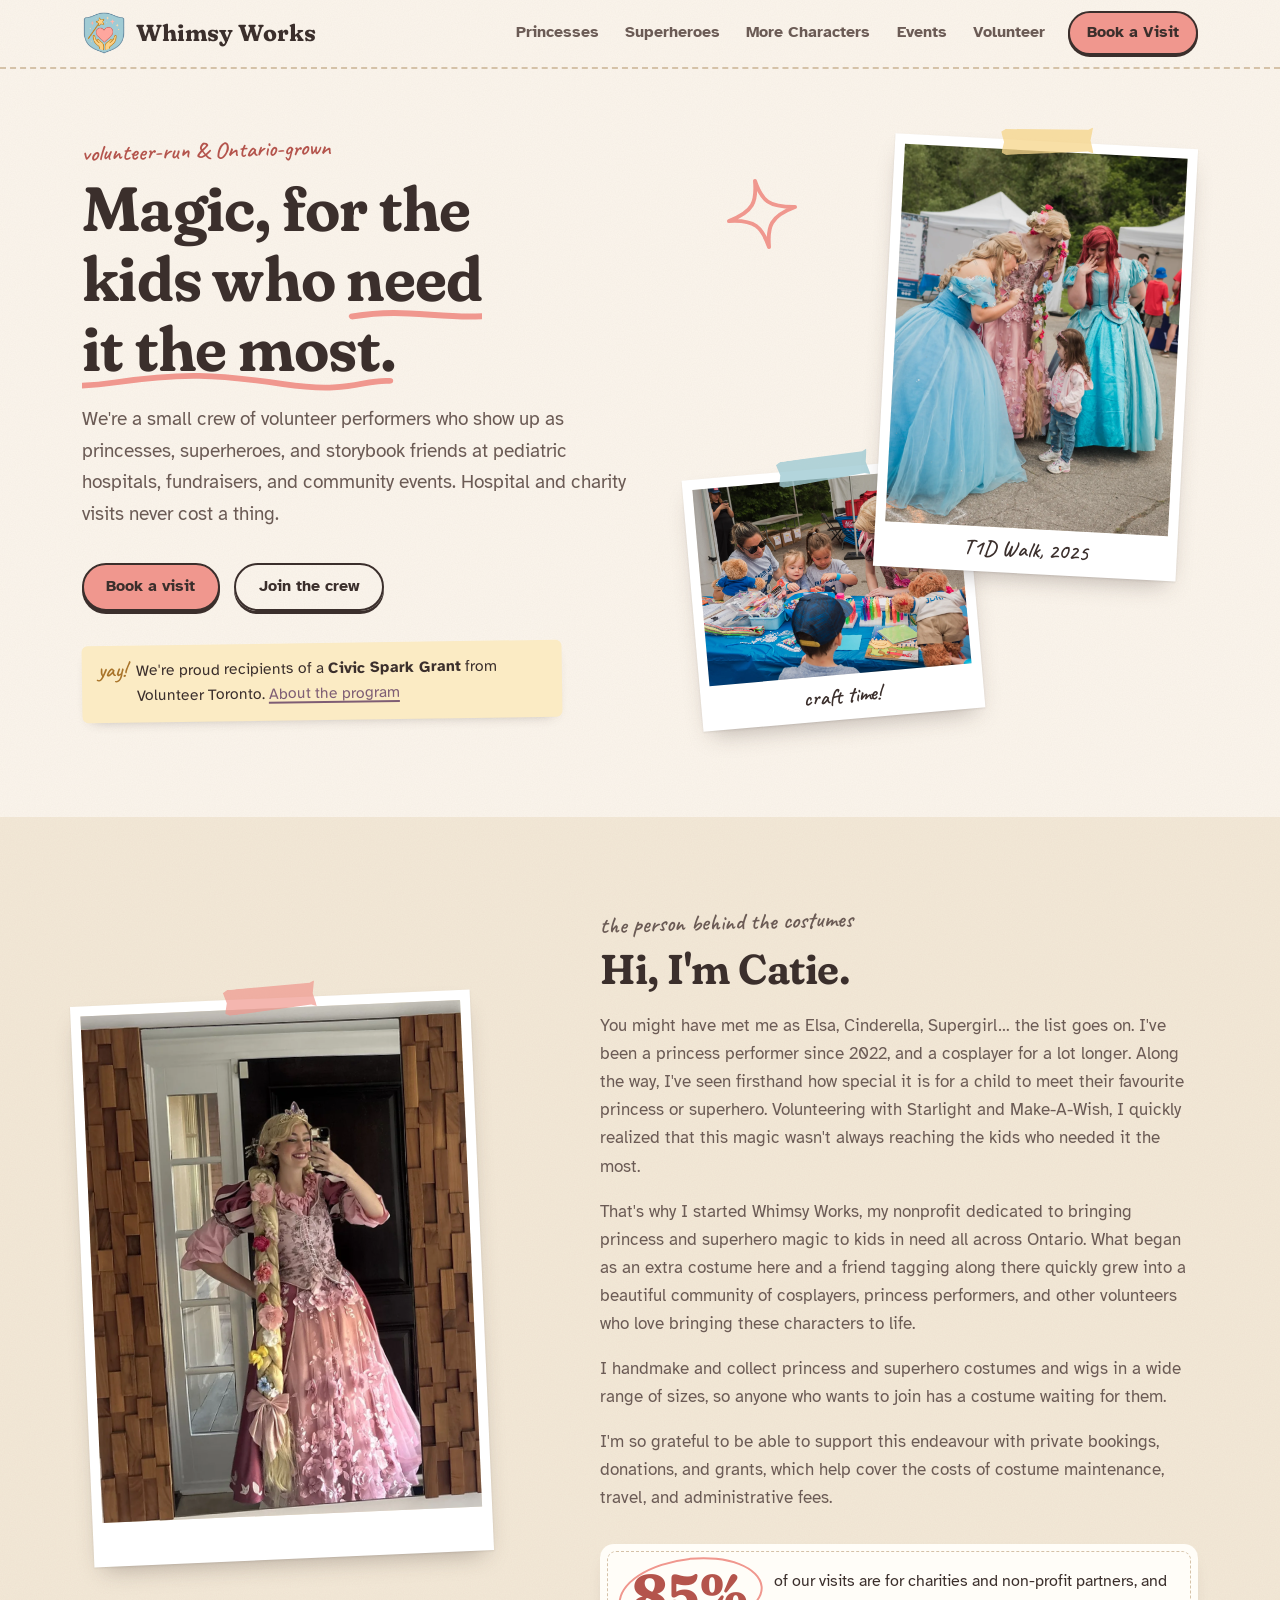
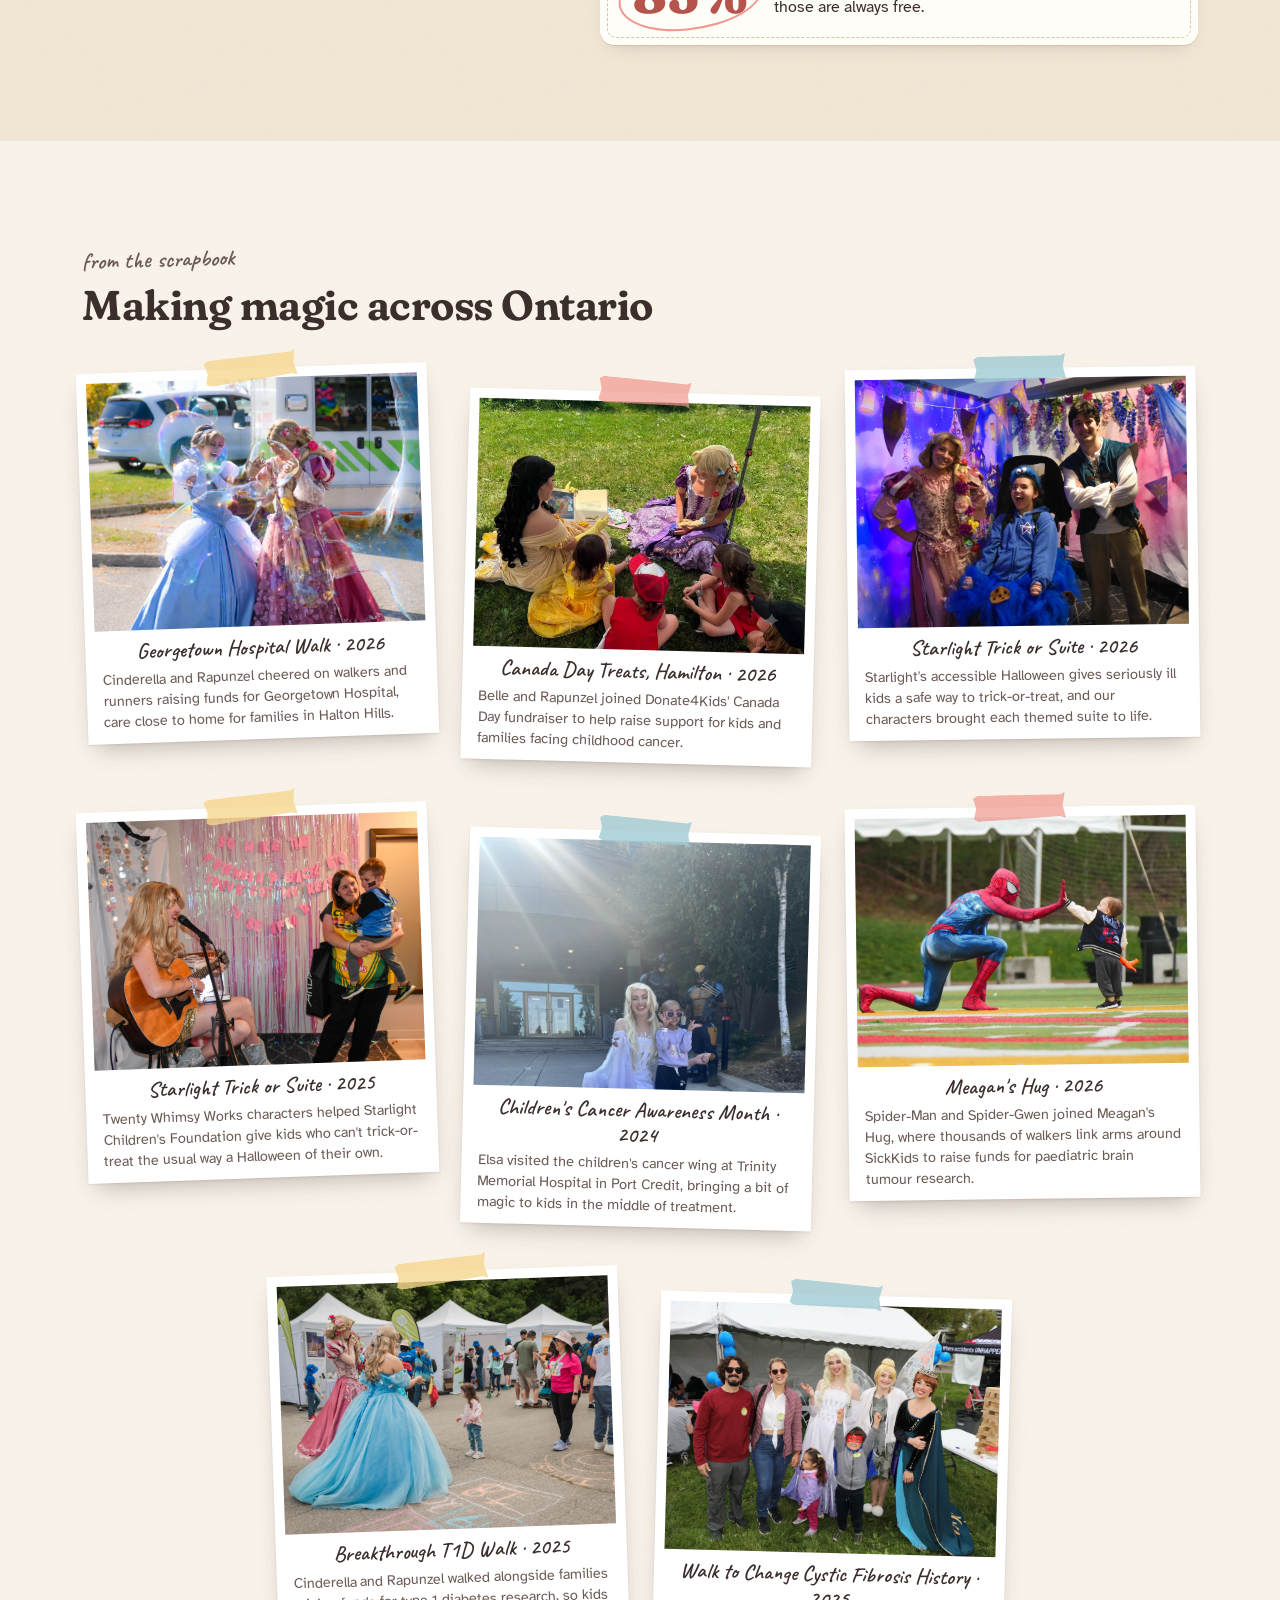
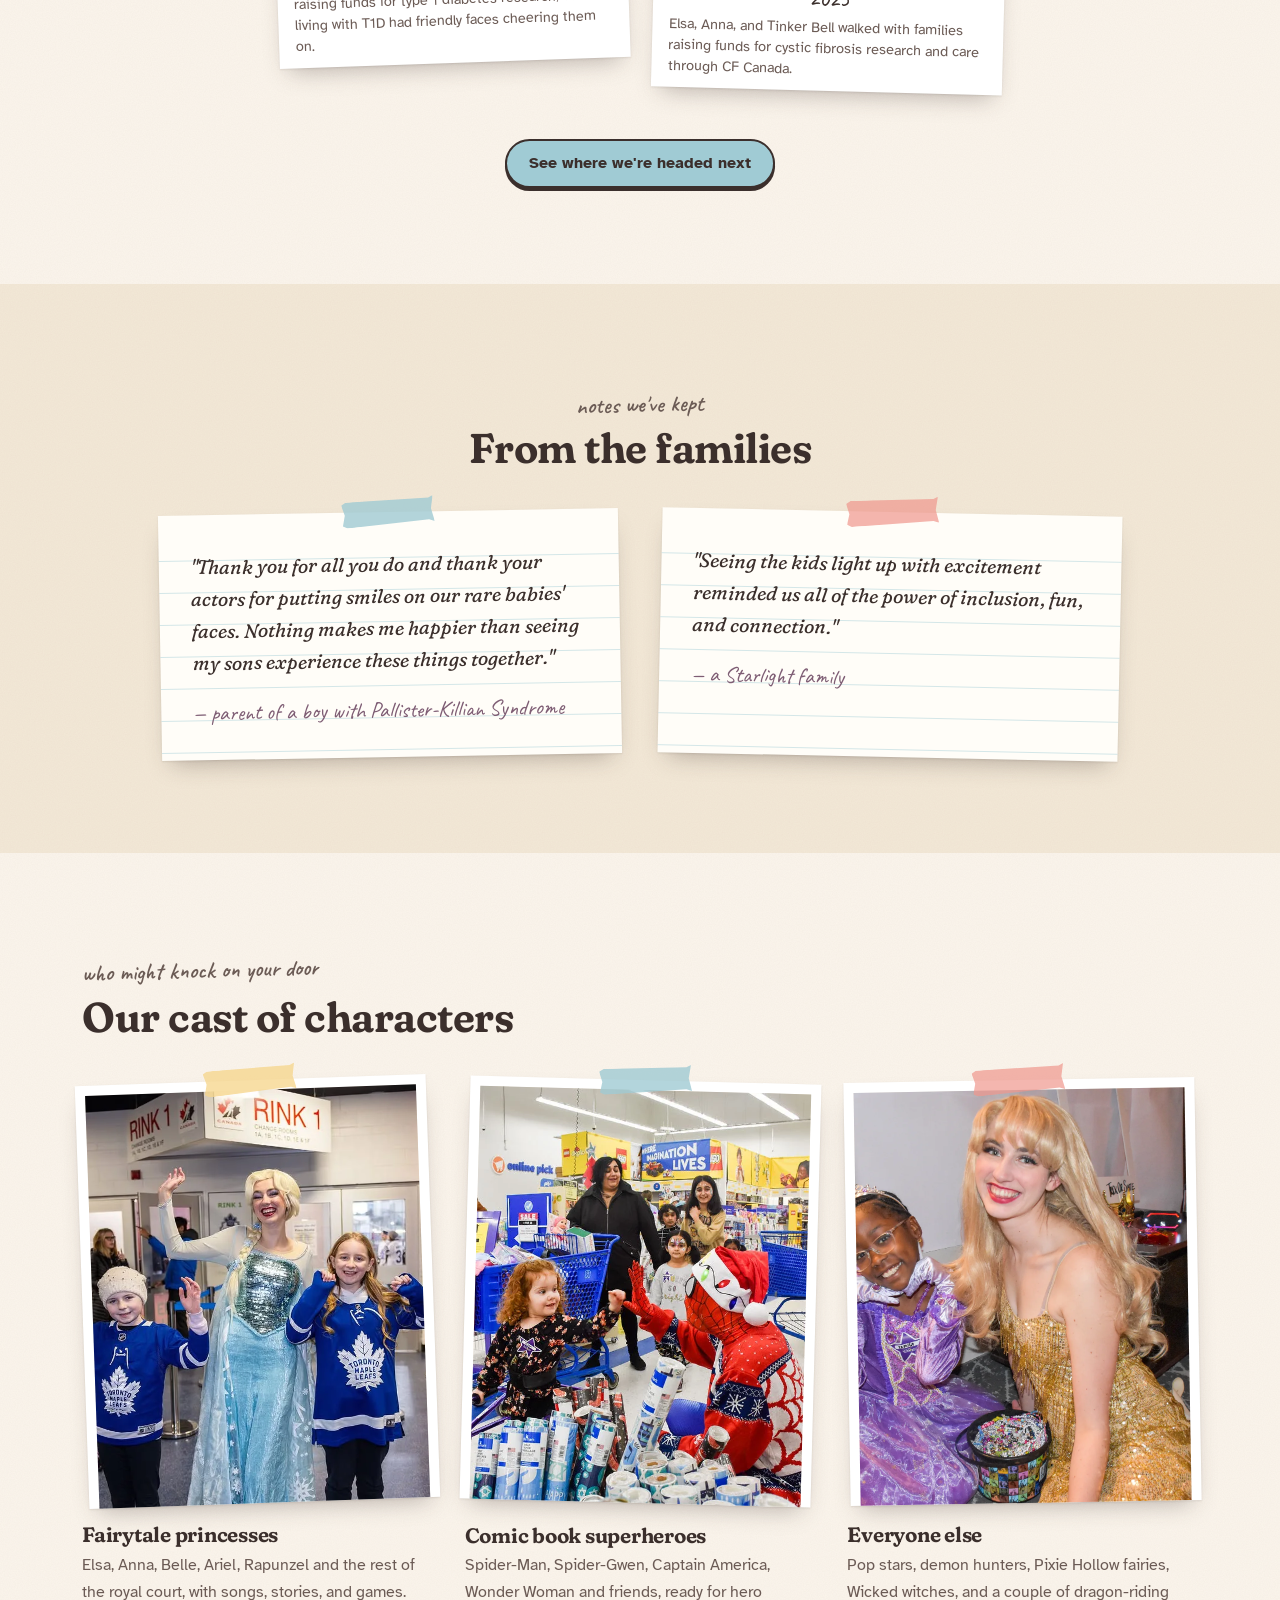
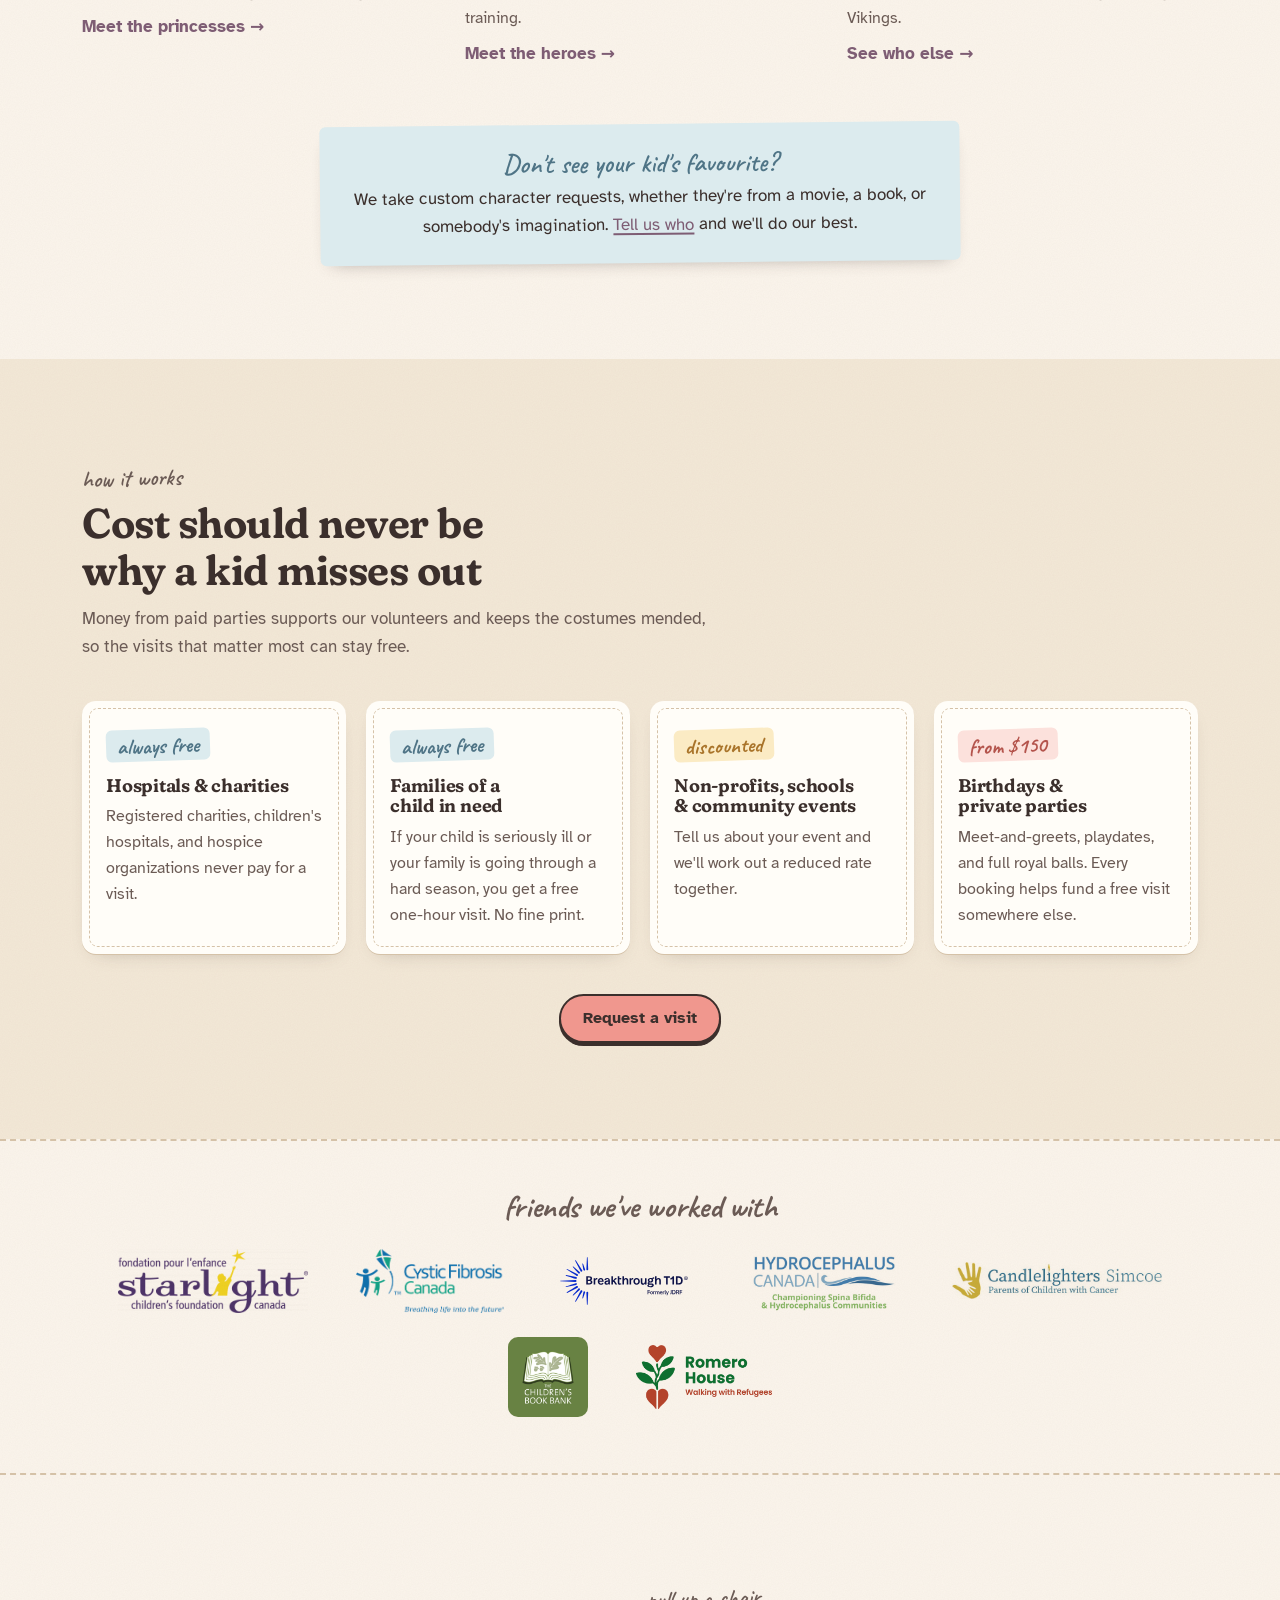
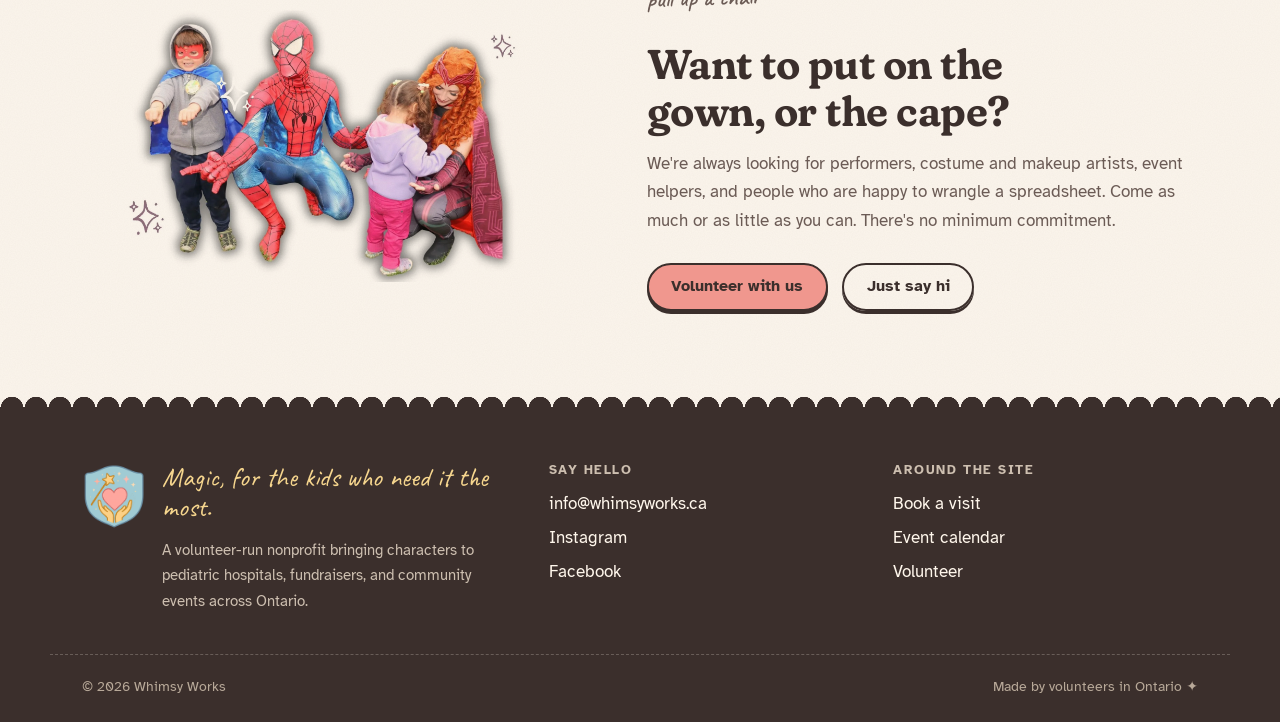
<file: index.html>
<!DOCTYPE html>
<html lang="en">
<head>
    <meta charset="UTF-8">
    <meta name="viewport" content="width=device-width, initial-scale=1.0">
    <title>Whimsy Works - Magic for the kids who need it the most</title>
    <link rel="icon" type="image/png" href="images/shield.webp">
    <meta name="description" content="Whimsy Works is a volunteer-run nonprofit bringing handmade, theme-park quality character visits to pediatric hospitals, fundraisers, and community events across Ontario at no cost.">
    <link rel="stylesheet" href="styles.css?v=2026-11-23a">
    <link rel="preconnect" href="https://fonts.googleapis.com">
    <link rel="preconnect" href="https://fonts.gstatic.com" crossorigin>
    <link href="https://fonts.googleapis.com/css2?family=Atkinson+Hyperlegible:ital,wght@0,400;0,700;1,400&family=Caveat:wght@500..700&family=Fraunces:ital,opsz,wght,SOFT,WONK@0,9..144,400..800,0..100,0..1;1,9..144,400..800,0..100,0..1&display=swap" rel="stylesheet">
</head>
<body>
    <!-- Header -->
    <header class="header">
        <div class="header-container">
            <a href="index.html" class="logo"><img src="images/shield.webp" alt="" class="logo-img" width="44" height="44">Whimsy Works</a>
            <button class="mobile-menu-btn" aria-label="Menu" aria-expanded="false">
                <span class="bars" aria-hidden="true"><span></span><span></span><span></span></span><span class="menu-word">Menu</span>
            </button>
            <nav class="nav" aria-label="Main">
                <a href="princesses.html" class="nav-link">Princesses</a>
                <a href="superheros.html" class="nav-link">Superheroes</a>
                <a href="more-characters.html" class="nav-link">More Characters</a>
                <a href="events.html" class="nav-link">Events</a>
                <a href="volunteer.html" class="nav-link">Volunteer</a>
                <a href="book.html" class="nav-link btn-primary">Book a Visit</a>
            </nav>
        </div>
    </header>

    <main>
        <!-- Hero -->
        <section class="home-hero">
            <div class="container home-hero-grid">
                <div class="home-hero-text">
                    <p class="kicker">volunteer-run &amp; Ontario-grown</p>
                    <h1>Magic, for the kids who <span class="squiggle">need it the most.</span></h1>
                    <p class="lede">We're a small crew of volunteer performers who show up as princesses, superheroes, and storybook friends at pediatric hospitals, fundraisers, and community events. Hospital and charity visits never cost a thing.</p>
                    <div class="btn-row">
                        <a href="book.html" class="btn btn-primary">Book a visit</a>
                        <a href="volunteer.html" class="btn btn-ghost">Join the crew</a>
                    </div>
                    <p class="hero-note">
                        <span class="hand" aria-hidden="true">yay!</span>
                        <span>We're proud recipients of a <strong>Civic Spark Grant</strong> from Volunteer Toronto. <a href="https://info.volunteertoronto.ca/civicspark2026" target="_blank" rel="noopener">About the program</a></span>
                    </p>
                </div>

                <div class="photo-pile">
                    <svg class="doodle" viewBox="0 0 60 60" aria-hidden="true"><path d="M30 4 C 32 20, 36 26, 56 30 C 36 33, 32 40, 30 56 C 28 40, 24 33, 4 30 C 24 27, 28 20, 30 4 Z" fill="none" stroke="currentColor" stroke-width="3" stroke-linejoin="round"/></svg>
                    <figure class="snap taped pile-a">
                        <img src="images/event-4.webp" alt="Cinderella, Rapunzel, and Ariel leaning down to greet a toddler at the Breakthrough T1D Toronto Walk">
                        <figcaption>T1D Walk, 2025</figcaption>
                    </figure>
                    <figure class="snap taped tape-sky pile-b">
                        <img src="images/event-5.webp" alt="Rapunzel leaning over a craft table to help two little girls with their projects at the Breakthrough T1D Toronto Walk">
                        <figcaption>craft time!</figcaption>
                    </figure>
                </div>
            </div>
        </section>

        <!-- Our story -->
        <section class="section section-alt" id="about">
            <div class="container story-grid">
                <figure class="snap taped tape-coral story-photo mirror">
                    <button type="button" class="mirror-frame" aria-label="Catie's front-hall mirror selfie. Show another outfit">
                        <img src="images/mirror-rapunzel.webp" alt="" data-name="Rapunzel" class="is-on">
                        <img src="images/mirror-supergirl.webp" alt="" data-name="Supergirl" loading="lazy">
                        <img src="images/mirror-peach.webp" alt="" data-name="Princess Peach" loading="lazy">
                        <img src="images/mirror-jessie.webp" alt="" data-name="Jessie" loading="lazy">
                        <img src="images/mirror-cinderella.webp" alt="" data-name="Cinderella" loading="lazy">
                        <img src="images/mirror-glinda.webp" alt="" data-name="Glinda" loading="lazy">
                    </button>
                </figure>
                <div class="story-text">
                    <p class="kicker">the person behind the costumes</p>
                    <h2>Hi, I'm Catie.</h2>
                    <p>You might have met me as Elsa, Cinderella, Supergirl&hellip; the list goes on. I've been a princess performer since 2022, and a cosplayer for a lot longer. Along the way, I've seen firsthand how special it is for a child to meet their favourite princess or superhero. Volunteering with Starlight and Make-A-Wish, I quickly realized that this magic wasn't always reaching the kids who needed it the most.</p>
                    <p>That's why I started Whimsy Works, my nonprofit dedicated to bringing princess and superhero magic to kids in need all across Ontario. What began as an extra costume here and a friend tagging along there quickly grew into a beautiful community of cosplayers, princess performers, and other volunteers who love bringing these characters to life.</p>
                    <p>I handmake and collect princess and superhero costumes and wigs in a wide range of sizes, so anyone who wants to join has a costume waiting for them.</p>
                    <p>I'm so grateful to be able to support this endeavour with private bookings, donations, and grants, which help cover the costs of costume maintenance, travel, and administrative fees.</p>
                    <div class="big-stat stitched">
                        <span class="num">85%</span>
                        <p>of our visits are for charities and non-profit partners, and those are always free.</p>
                    </div>
                </div>
            </div>
        </section>

        <!-- Scrapbook -->
        <section class="section" id="moments">
            <div class="container">
                <div class="section-head">
                    <p class="kicker">from the scrapbook</p>
                    <h2>Making magic across Ontario</h2>
                </div>
                <div class="scrapbook">
                    <figure class="snap taped">
                        <img src="images/event-10.webp" alt="Cinderella and Rapunzel laughing as giant soap bubbles float around them at the Georgetown Hospital Walk">
                        <figcaption>Georgetown Hospital Walk · 2026
                            <small>Cinderella and Rapunzel cheered on walkers and runners raising funds for Georgetown Hospital, care close to home for families in Halton Hills.</small>
                        </figcaption>
                    </figure>
                    <figure class="snap taped tape-coral">
                        <img src="images/event-7.webp" alt="Belle reading a storybook to kids sitting on the grass while Rapunzel listens, at Donate4Kids' Canada Day fundraiser in Hamilton">
                        <figcaption>Canada Day Treats, Hamilton · 2026
                            <small>Belle and Rapunzel joined Donate4Kids' Canada Day fundraiser to help raise support for kids and families facing childhood cancer.</small>
                        </figcaption>
                    </figure>
                    <figure class="snap taped tape-sky">
                        <img src="images/event-8.webp" alt="Rapunzel and Flynn Rider with a delighted girl dressed as Cookie Monster in a lantern-lit Tangled suite">
                        <figcaption>Starlight Trick or Suite · 2026
                            <small>Starlight's accessible Halloween gives seriously ill kids a safe way to trick-or-treat, and our characters brought each themed suite to life.</small>
                        </figcaption>
                    </figure>
                    <figure class="snap taped">
                        <img src="images/event-1.webp" alt="Taylor Swift playing guitar for a young boy and his mom at Trick or Suite">
                        <figcaption>Starlight Trick or Suite · 2025
                            <small>Twenty Whimsy Works characters helped Starlight Children's Foundation give kids who can't trick-or-treat the usual way a Halloween of their own.</small>
                        </figcaption>
                    </figure>
                    <figure class="snap taped tape-sky">
                        <img src="images/event-2.webp" alt="Elsa visiting the children's cancer wing at Trinity Memorial Hospital">
                        <figcaption>Children's Cancer Awareness Month · 2024
                            <small>Elsa visited the children's cancer wing at Trinity Memorial Hospital in Port Credit, bringing a bit of magic to kids in the middle of treatment.</small>
                        </figcaption>
                    </figure>
                    <figure class="snap taped tape-coral">
                        <img src="images/event-9.webp" alt="Spider-Man kneeling on a sports field to high-five a toddler in a Spider-Man jacket">
                        <figcaption>Meagan's Hug · 2026
                            <small>Spider-Man and Spider-Gwen joined Meagan's Hug, where thousands of walkers link arms around SickKids to raise funds for paediatric brain tumour research.</small>
                        </figcaption>
                    </figure>
                    <figure class="snap taped">
                        <img src="images/event-6.webp" alt="Cinderella and Rapunzel walking through the Breakthrough T1D Toronto Walk">
                        <figcaption>Breakthrough T1D Walk · 2025
                            <small>Cinderella and Rapunzel walked alongside families raising funds for type 1 diabetes research, so kids living with T1D had friendly faces cheering them on.</small>
                        </figcaption>
                    </figure>
                    <figure class="snap taped tape-sky">
                        <img src="images/event-3.webp" alt="Elsa, Anna, and Tinker Bell posing with a family at the Walk to Change Cystic Fibrosis History">
                        <figcaption>Walk to Change Cystic Fibrosis History · 2025
                            <small>Elsa, Anna, and Tinker Bell walked with families raising funds for cystic fibrosis research and care through CF Canada.</small>
                        </figcaption>
                    </figure>
                </div>
                <p class="scrapbook-foot"><a href="events.html" class="btn btn-secondary">See where we're headed next</a></p>
            </div>
        </section>

        <!-- Notes from families -->
        <section class="section section-alt">
            <div class="container">
                <div class="section-head center">
                    <p class="kicker">notes we've kept</p>
                    <h2>From the families</h2>
                </div>
                <div class="notes-grid">
                    <figure class="note taped tape-sky">
                        <blockquote>"Thank you for all you do and thank your actors for putting smiles on our rare babies' faces. Nothing makes me happier than seeing my sons experience these things together."</blockquote>
                        <cite>— parent of a boy with Pallister-Killian Syndrome</cite>
                    </figure>
                    <figure class="note taped tape-coral">
                        <blockquote>"Seeing the kids light up with excitement reminded us all of the power of inclusion, fun, and connection."</blockquote>
                        <cite>— a Starlight family</cite>
                    </figure>
                </div>
            </div>
        </section>

        <!-- Characters -->
        <section class="section" id="characters">
            <div class="container">
                <div class="section-head">
                    <p class="kicker">who might knock on your door</p>
                    <h2>Our cast of characters</h2>
                </div>
                <div class="cast-grid">
                    <a href="princesses.html" class="cast-card">
                        <figure class="snap taped"><img src="images/princess-3.webp" alt="Elsa"></figure>
                        <h3>Fairytale princesses</h3>
                        <p>Elsa, Anna, Belle, Ariel, Rapunzel and the rest of the royal court, with songs, stories, and games.</p>
                        <span class="more">Meet the princesses →</span>
                    </a>
                    <a href="superheros.html" class="cast-card">
                        <figure class="snap taped tape-sky"><img src="images/hero-1.webp" alt="Spider-Man"></figure>
                        <h3>Comic book superheroes</h3>
                        <p>Spider-Man, Spider-Gwen, Captain America, Wonder Woman and friends, ready for hero training.</p>
                        <span class="more">Meet the heroes →</span>
                    </a>
                    <a href="more-characters.html" class="cast-card">
                        <figure class="snap taped tape-coral"><img src="images/other-1.webp" alt="Taylor Swift"></figure>
                        <h3>Everyone else</h3>
                        <p>Pop stars, demon hunters, Pixie Hollow fairies, Wicked witches, and a couple of dragon-riding Vikings.</p>
                        <span class="more">See who else →</span>
                    </a>
                </div>
                <div class="custom-note">
                    <span class="hand">Don't see your kid's favourite?</span>
                    <p>We take custom character requests, whether they're from a movie, a book, or somebody's imagination. <a href="mailto:info@whimsyworks.ca?subject=Custom%20Character%20Request">Tell us who</a> and we'll do our best.</p>
                </div>
            </div>
        </section>

        <!-- Who pays for what -->
        <section class="section section-alt" id="how-it-works">
            <div class="container">
                <div class="section-head">
                    <p class="kicker">how it works</p>
                    <h2>Cost should never be why a kid misses out</h2>
                    <p>Money from paid parties supports our volunteers and keeps the costumes mended, so the visits that matter most can stay free.</p>
                </div>
                <div class="ways-grid">
                    <div class="way stitched">
                        <span class="tag tag-free">always free</span>
                        <h3>Hospitals &amp; charities</h3>
                        <p>Registered charities, children's hospitals, and hospice organizations never pay for a visit.</p>
                    </div>
                    <div class="way stitched">
                        <span class="tag tag-free">always free</span>
                        <h3>Families of a child in need</h3>
                        <p>If your child is seriously ill or your family is going through a hard season, you get a free one-hour visit. No fine print.</p>
                    </div>
                    <div class="way stitched">
                        <span class="tag tag-discount">discounted</span>
                        <h3>Non-profits, schools &amp; community events</h3>
                        <p>Tell us about your event and we'll work out a reduced rate together.</p>
                    </div>
                    <div class="way stitched">
                        <span class="tag tag-paid">from $150</span>
                        <h3>Birthdays &amp; private parties</h3>
                        <p>Meet-and-greets, playdates, and full royal balls. Every booking helps fund a free visit somewhere else.</p>
                    </div>
                </div>
                <div class="ways-foot"><a href="book.html" class="btn btn-primary">Request a visit</a></div>
            </div>
        </section>

        <!-- Friends -->
        <section class="friends">
            <div class="container">
                <h2>friends we've worked with</h2>
                <div class="friends-row">
                    <img src="images/partner-2.webp" alt="Starlight Children's Foundation Canada">
                    <img src="images/partner-3.webp" alt="Cystic Fibrosis Canada">
                    <img src="images/partner-breakthrough-t1d.svg" alt="Breakthrough T1D Canada">
                    <img src="images/partner-hydrocephalus-canada.webp" alt="Hydrocephalus Canada">
                    <img src="images/partner-candlelighters-simcoe.webp" alt="Candlelighters Simcoe">

                    <img src="images/partner-4.webp" alt="The Children's Book Bank" class="square">
                    <img src="images/partner-1.webp" alt="Romero House">
                </div>
            </div>
        </section>

        <!-- Join us -->
        <section class="section">
            <div class="container join-grid">
                <div class="join-art">
                    <img src="images/blank-hero-bg.webp" alt="Spider-Man and the Scarlet Witch playing with two young kids, one wearing a superhero cape">
                </div>
                <div class="join-text">
                    <p class="kicker">pull up a chair</p>
                    <h2>Want to put on the gown, or the cape?</h2>
                    <p>We're always looking for performers, costume and makeup artists, event helpers, and people who are happy to wrangle a spreadsheet. Come as much or as little as you can. There's no minimum commitment.</p>
                    <div class="btn-row">
                        <a href="volunteer.html" class="btn btn-primary">Volunteer with us</a>
                        <a href="mailto:info@whimsyworks.ca" class="btn btn-ghost">Just say hi</a>
                    </div>
                </div>
            </div>
        </section>
    </main>

    <!-- Footer -->
    <footer class="footer">
        <div class="container footer-inner">
            <div class="footer-brand">
                <img src="images/shield.webp" alt="" class="footer-shield" width="64" height="64">
                <div>
                    <p class="footer-tagline">Magic, for the kids who need it the most.</p>
                    <p class="footer-small">A volunteer-run nonprofit bringing characters to pediatric hospitals, fundraisers, and community events across Ontario.</p>
                </div>
            </div>
            <div class="footer-col">
                <h4>Say hello</h4>
                <ul>
                    <li><a href="mailto:info@whimsyworks.ca">info@whimsyworks.ca</a></li>
                    <li><a href="https://instagram.com/WhimsyWorking" target="_blank" rel="noopener">Instagram</a></li>
                    <li><a href="https://facebook.com/WhimsyWorking" target="_blank" rel="noopener">Facebook</a></li>
                </ul>
            </div>
            <div class="footer-col">
                <h4>Around the site</h4>
                <ul>
                    <li><a href="book.html">Book a visit</a></li>
                    <li><a href="events.html">Event calendar</a></li>
                    <li><a href="volunteer.html">Volunteer</a></li>
                </ul>
            </div>
        </div>
        <div class="container footer-bottom">
            <p>&copy; <span class="footer-year">2026</span> Whimsy Works</p>
            <p>Made by volunteers in Ontario ✦</p>
        </div>
    </footer>

    <script src="script.js?v=2026-11-23a"></script>
</body>
</html>
</file>
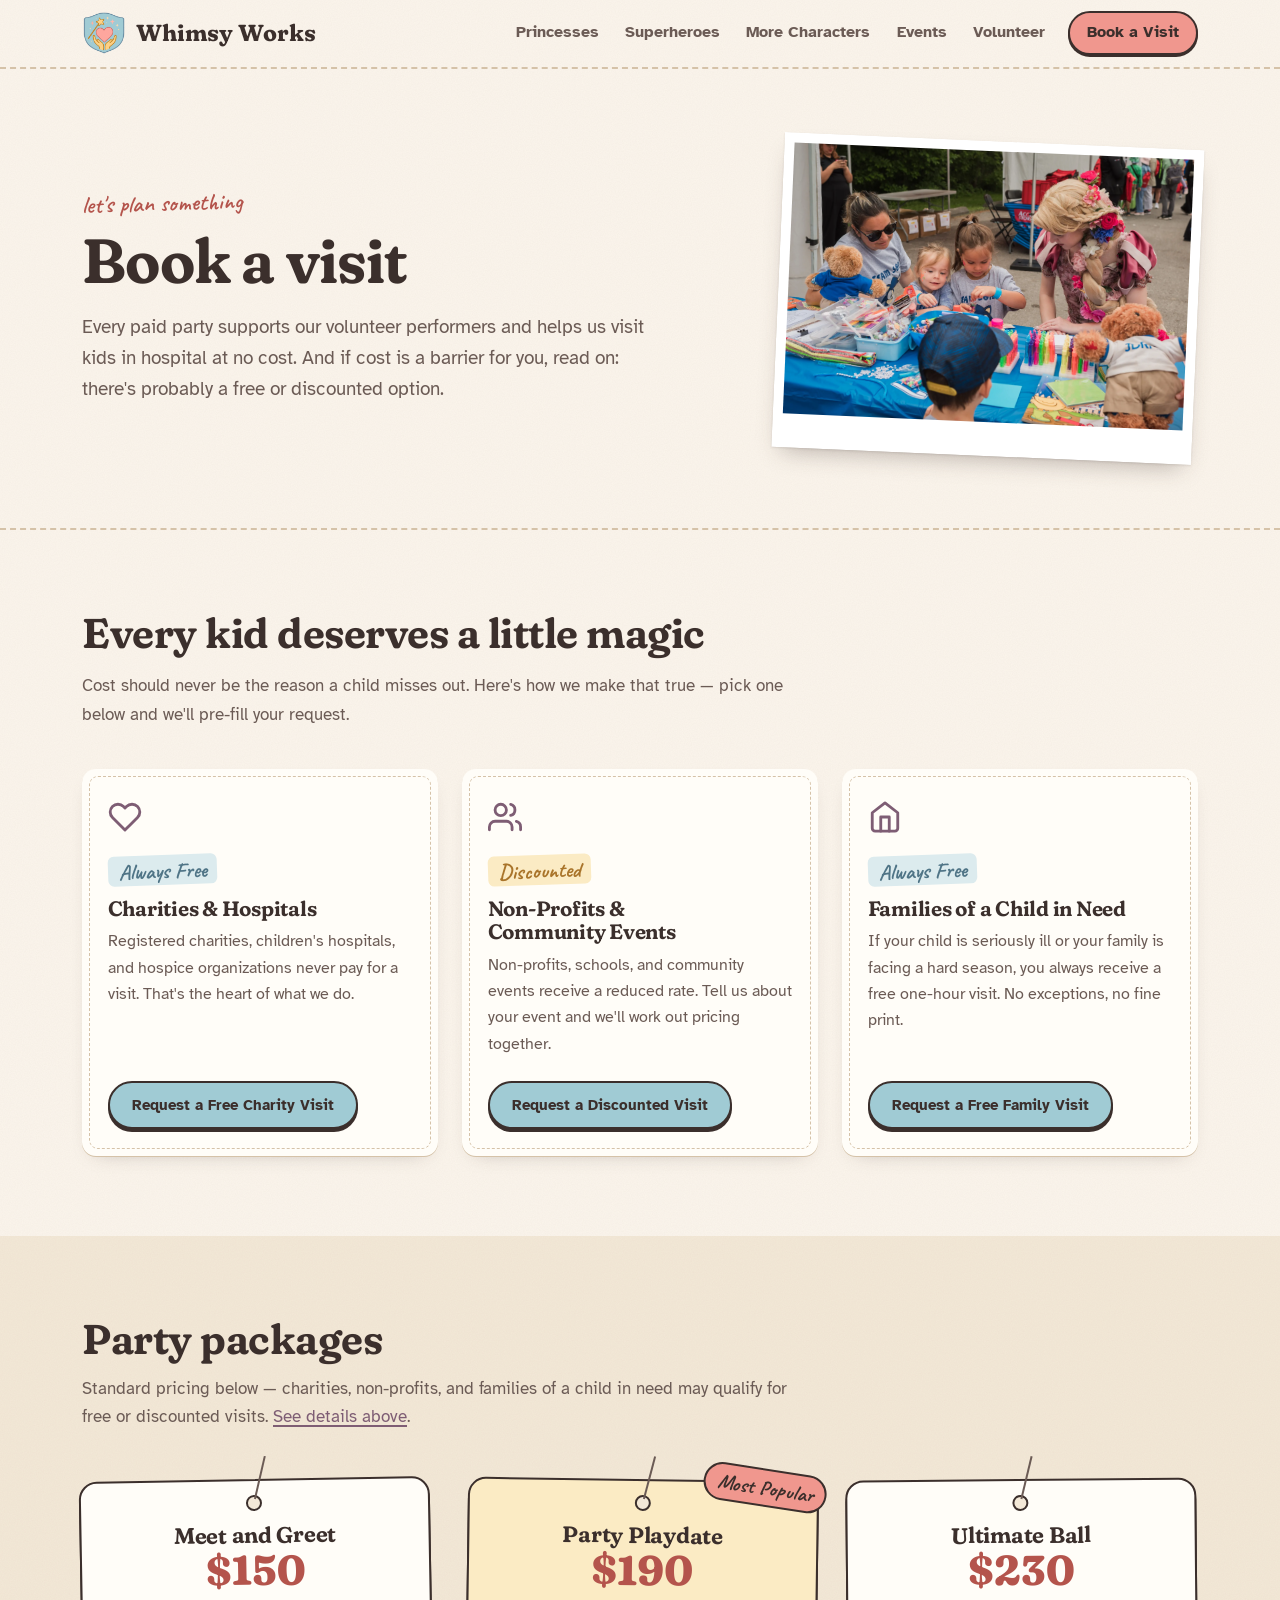
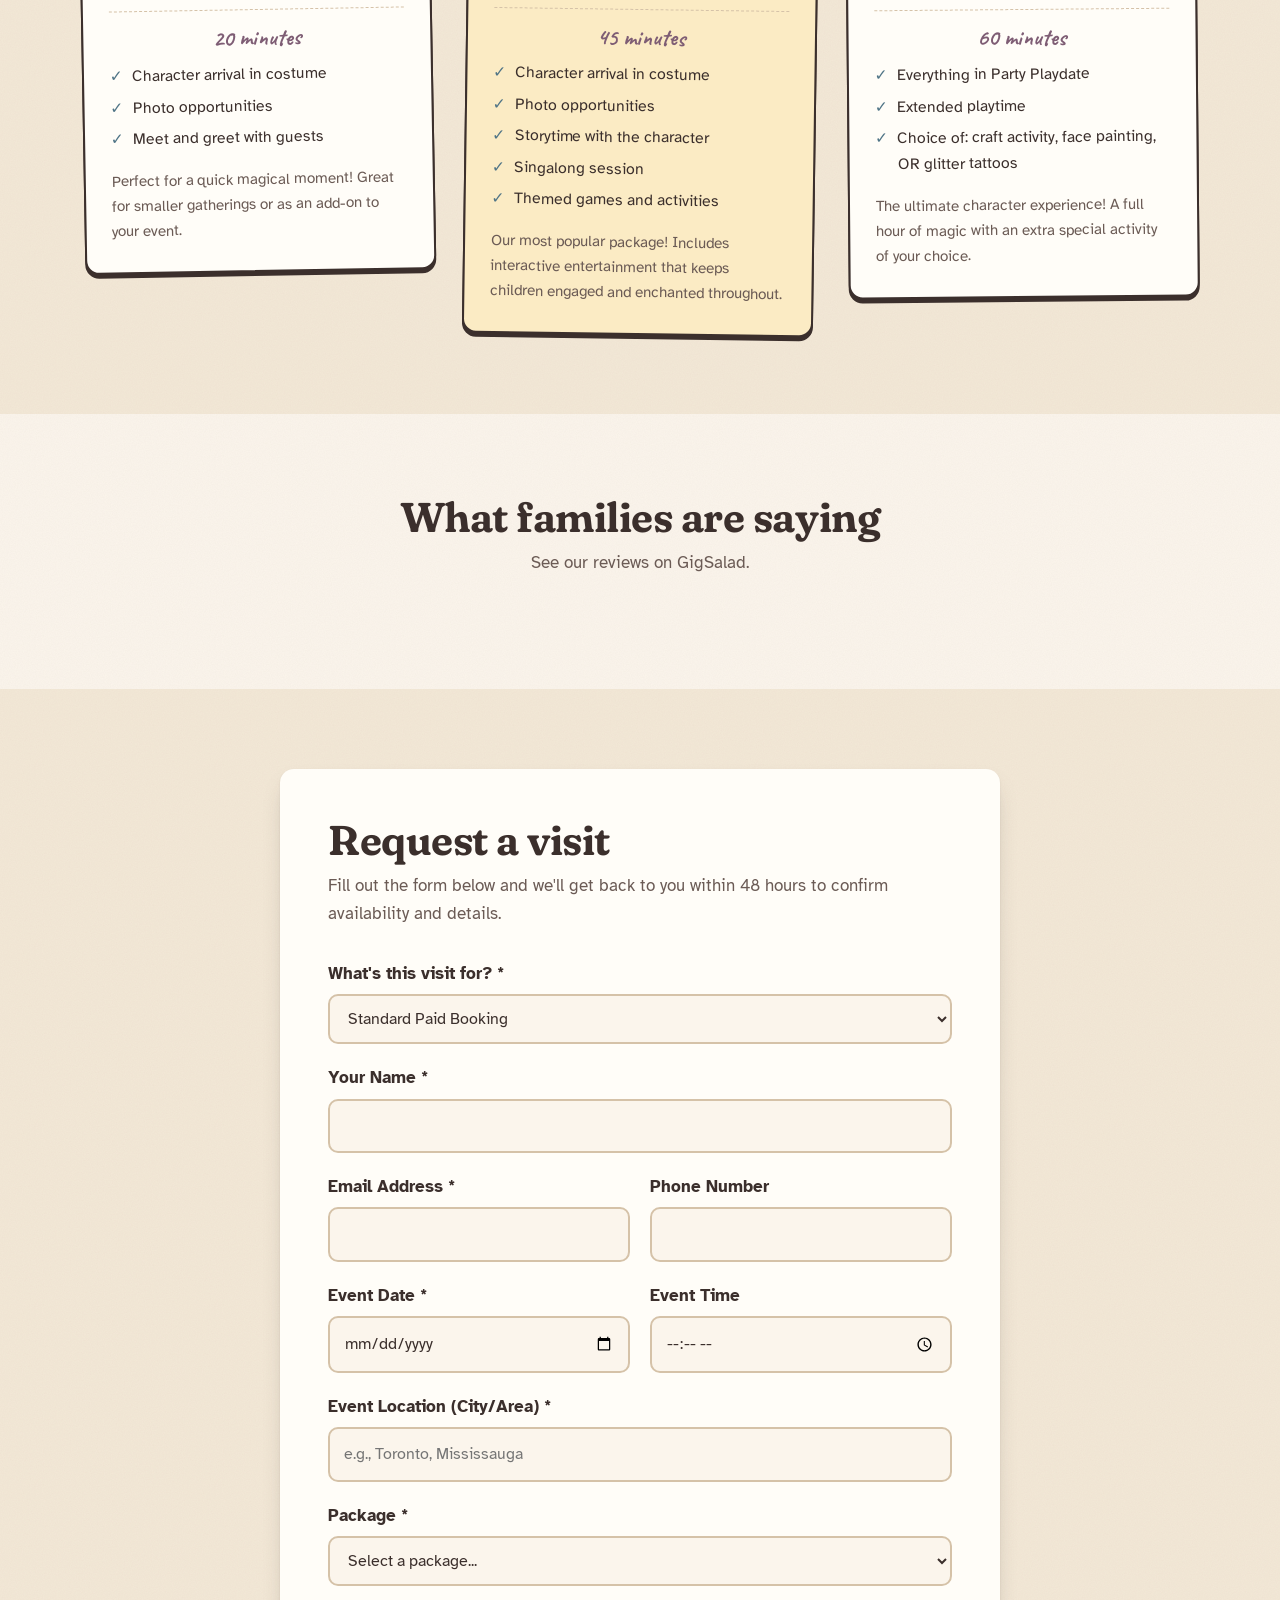
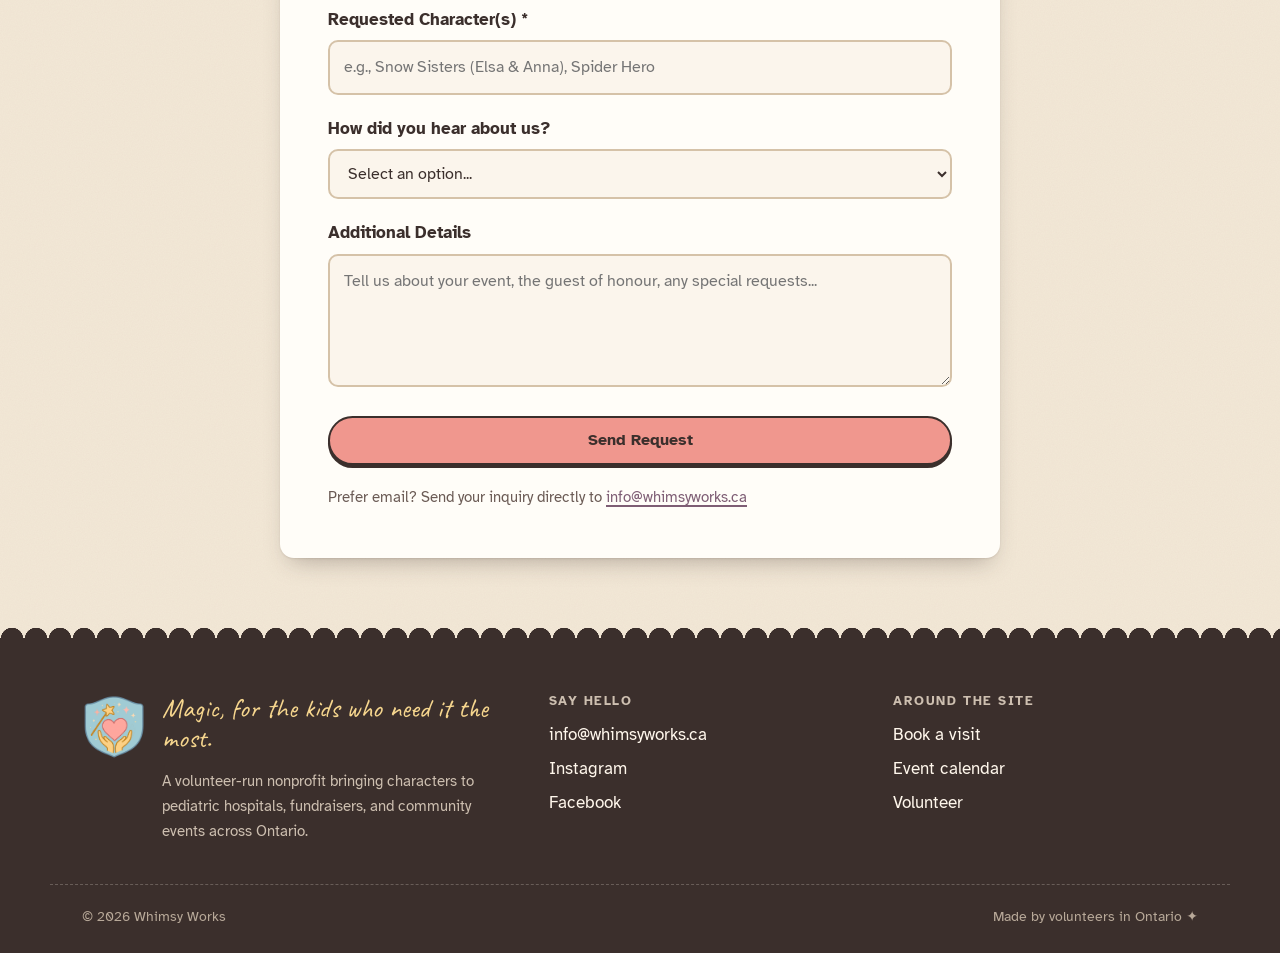
<file: book.html>
<!DOCTYPE html>
<html lang="en">
<head>
    <meta charset="UTF-8">
    <meta name="viewport" content="width=device-width, initial-scale=1.0">
    <title>Book a Visit - Whimsy Works</title>
    <link rel="icon" type="image/png" href="images/shield.webp">
    <meta name="description" content="Book a character visit for your party or event. Choose from our packages: Meet and Greet, Party Playdate, or Ultimate Ball.">
    <link rel="stylesheet" href="styles.css?v=2026-11-23a">
    <link rel="preconnect" href="https://fonts.googleapis.com">
    <link rel="preconnect" href="https://fonts.gstatic.com" crossorigin>
    <link href="https://fonts.googleapis.com/css2?family=Atkinson+Hyperlegible:ital,wght@0,400;0,700;1,400&family=Caveat:wght@500..700&family=Fraunces:ital,opsz,wght,SOFT,WONK@0,9..144,400..800,0..100,0..1;1,9..144,400..800,0..100,0..1&display=swap" rel="stylesheet">
</head>
<body>
    <!-- Header -->
    <header class="header">
        <div class="header-container">
            <a href="index.html" class="logo"><img src="images/shield.webp" alt="" class="logo-img" width="44" height="44">Whimsy Works</a>
            <button class="mobile-menu-btn" aria-label="Menu" aria-expanded="false">
                <span class="bars" aria-hidden="true"><span></span><span></span><span></span></span><span class="menu-word">Menu</span>
            </button>
            <nav class="nav" aria-label="Main">
                <a href="princesses.html" class="nav-link">Princesses</a>
                <a href="superheros.html" class="nav-link">Superheroes</a>
                <a href="more-characters.html" class="nav-link">More Characters</a>
                <a href="events.html" class="nav-link">Events</a>
                <a href="volunteer.html" class="nav-link">Volunteer</a>
                <a href="book.html" class="nav-link btn-primary" aria-current="page">Book a Visit</a>
            </nav>
        </div>
    </header>

    <!-- Page Hero -->
    <section class="page-hero page-hero-book">
        <div class="page-hero-overlay"></div>
        <div class="page-hero-content">
            <p class="kicker">let's plan something</p>
            <h1>Book a visit</h1>
            <p>Every paid party supports our volunteer performers and helps us visit kids in hospital at no cost. And if cost is a barrier for you, read on: there's probably a free or discounted option.</p>
        </div>
        <img src="images/event-5.webp" alt="Rapunzel making crafts with kids at a community event" class="page-hero-bg">
    </section>

    <!-- Community & Charity Access -->
    <section class="access-section" id="access-section">
        <div class="container">
            <h2>Every kid deserves a little magic</h2>
            <p class="access-intro">Cost should never be the reason a child misses out. Here's how we make that true — pick one below and we'll pre-fill your request.</p>
            <div class="access-grid">
                <div class="access-card">
                    <div class="access-icon" aria-hidden="true"><svg xmlns="http://www.w3.org/2000/svg" width="44" height="44" viewBox="0 0 24 24" fill="none" stroke="currentColor" stroke-width="2" stroke-linecap="round" stroke-linejoin="round"><path d="M20.84 4.61a5.5 5.5 0 0 0-7.78 0L12 5.67l-1.06-1.06a5.5 5.5 0 0 0-7.78 7.78l1.06 1.06L12 21.23l7.78-7.78 1.06-1.06a5.5 5.5 0 0 0 0-7.78z"/></svg></div>
                    <div class="access-badge access-badge-free">Always Free</div>
                    <h3>Charities &amp; Hospitals</h3>
                    <p>Registered charities, children's hospitals, and hospice organizations never pay for a visit. That's the heart of what we do.</p>
                    <button type="button" class="btn btn-secondary access-cta" data-visit-type="Charity or Hospital Visit (Free)">Request a Free Charity Visit</button>
                </div>
                <div class="access-card">
                    <div class="access-icon" aria-hidden="true"><svg xmlns="http://www.w3.org/2000/svg" width="44" height="44" viewBox="0 0 24 24" fill="none" stroke="currentColor" stroke-width="2" stroke-linecap="round" stroke-linejoin="round"><path d="M17 21v-2a4 4 0 0 0-4-4H5a4 4 0 0 0-4 4v2"/><circle cx="9" cy="7" r="4"/><path d="M23 21v-2a4 4 0 0 0-3-3.87"/><path d="M16 3.13a4 4 0 0 1 0 7.75"/></svg></div>
                    <div class="access-badge access-badge-discount">Discounted</div>
                    <h3>Non-Profits &amp; Community Events</h3>
                    <p>Non-profits, schools, and community events receive a reduced rate. Tell us about your event and we'll work out pricing together.</p>
                    <button type="button" class="btn btn-secondary access-cta" data-visit-type="Non-Profit / Community Event (Discounted)">Request a Discounted Visit</button>
                </div>
                <div class="access-card">
                    <div class="access-icon" aria-hidden="true"><svg xmlns="http://www.w3.org/2000/svg" width="44" height="44" viewBox="0 0 24 24" fill="none" stroke="currentColor" stroke-width="2" stroke-linecap="round" stroke-linejoin="round"><path d="M3 9l9-7 9 7v11a2 2 0 0 1-2 2H5a2 2 0 0 1-2-2z"/><polyline points="9 22 9 12 15 12 15 22"/></svg></div>
                    <div class="access-badge access-badge-free">Always Free</div>
                    <h3>Families of a Child in Need</h3>
                    <p>If your child is seriously ill or your family is facing a hard season, you always receive a free one-hour visit. No exceptions, no fine print.</p>
                    <button type="button" class="btn btn-secondary access-cta" data-visit-type="Family of a Child in Need (Free 1-Hour Visit)">Request a Free Family Visit</button>
                </div>
            </div>
        </div>
    </section>

    <!-- Packages Section -->
    <section class="packages">
        <div class="container">
            <h2>Party packages</h2>
            <p class="packages-note">Standard pricing below — charities, non-profits, and families of a child in need may qualify for free or discounted visits. <a href="#access-section">See details above</a>.</p>
            <div class="packages-grid">
                <!-- Meet and Greet -->
                <div class="package-card">
                    <div class="package-header">
                        <h3>Meet and Greet</h3>
                        <p class="package-price">$150</p>
                    </div>
                    <div class="package-body">
                        <p class="package-duration">20 minutes</p>
                        <ul class="package-features">
                            <li>Character arrival in costume</li>
                            <li>Photo opportunities</li>
                            <li>Meet and greet with guests</li>
                        </ul>
                        <p class="package-description">Perfect for a quick magical moment! Great for smaller gatherings or as an add-on to your event.</p>
                    </div>
                </div>

                <!-- Party Playdate -->
                <div class="package-card featured">
                    <div class="package-badge">Most Popular</div>
                    <div class="package-header">
                        <h3>Party Playdate</h3>
                        <p class="package-price">$190</p>
                    </div>
                    <div class="package-body">
                        <p class="package-duration">45 minutes</p>
                        <ul class="package-features">
                            <li>Character arrival in costume</li>
                            <li>Photo opportunities</li>
                            <li>Storytime with the character</li>
                            <li>Singalong session</li>
                            <li>Themed games and activities</li>
                        </ul>
                        <p class="package-description">Our most popular package! Includes interactive entertainment that keeps children engaged and enchanted throughout.</p>
                    </div>
                </div>

                <!-- Ultimate Ball -->
                <div class="package-card">
                    <div class="package-header">
                        <h3>Ultimate Ball</h3>
                        <p class="package-price">$230</p>
                    </div>
                    <div class="package-body">
                        <p class="package-duration">60 minutes</p>
                        <ul class="package-features">
                            <li>Everything in Party Playdate</li>
                            <li>Extended playtime</li>
                            <li>Choice of: craft activity, face painting, OR glitter tattoos</li>
                        </ul>
                        <p class="package-description">The ultimate character experience! A full hour of magic with an extra special activity of your choice.</p>
                    </div>
                </div>
            </div>
        </div>
    </section>

    <!-- Reviews Section -->
    <section class="reviews-section">
        <div class="container">
            <h2>What families are saying</h2>
            <p class="reviews-intro">See our reviews on GigSalad.</p>
            <div class="reviews-widget-wrapper">
                <div id="gigsalad-reviews-widget"></div>
                <script>var gsReviewWidget;(function(d,t){var s=d.createElement(t),options={path:'266916',maxWidth:600,count:3};s.src='https://www.gigsalad.com/js/gigsalad-reviews-widget.min.js';s.onload=s.onreadystatechange=function(){var rs=this.readyState;if(rs)if(rs!='complete')if(rs!='loaded')return;try{gsReviewWidget=new GsReviewsWidget(options);gsReviewWidget.display();}catch(e){}};var scr=d.getElementsByTagName(t)[0];var par=scr.parentNode;par.insertBefore(s,scr);})(document,'script');</script>
            </div>
        </div>
    </section>

    <!-- Booking Form Section -->
    <section class="booking-form-section" id="request-a-visit">
        <div class="container">
            <div class="form-wrapper">
                <h2>Request a visit</h2>
                <p>Fill out the form below and we'll get back to you within 48 hours to confirm availability and details.</p>

                <form class="booking-form" id="booking-form" action="https://api.web3forms.com/submit" method="POST">
                                        <input type="hidden" name="access_key" value="8b699752-5b68-4b1d-9267-5977ebfcdfd6">
                    <input type="hidden" name="subject" value="New Booking Request — Whimsy Works">
                    <input type="hidden" name="from_name" value="Whimsy Works Website">
                    <!-- Honeypot spam filter -->
                    <input type="checkbox" name="botcheck" style="display:none">

                    <div class="form-group">
                        <label for="visit-type">What's this visit for? *</label>
                        <select id="visit-type" name="visit-type" required>
                            <option value="Standard Paid Booking">Standard Paid Booking</option>
                            <option value="Charity or Hospital Visit (Free)">Charity or Hospital Visit (Free)</option>
                            <option value="Non-Profit / Community Event (Discounted)">Non-Profit / Community Event (Discounted)</option>
                            <option value="Family of a Child in Need (Free 1-Hour Visit)">Family of a Child in Need (Free 1-Hour Visit)</option>
                        </select>
                        <p id="visit-type-note" class="visit-type-note" style="display:none;"></p>
                    </div>

                    <div class="form-group">
                        <label for="name">Your Name *</label>
                        <input type="text" id="name" name="name" required>
                    </div>

                    <div class="form-row">
                        <div class="form-group">
                            <label for="email">Email Address *</label>
                            <input type="email" id="email" name="email" required>
                        </div>
                        <div class="form-group">
                            <label for="phone">Phone Number</label>
                            <input type="tel" id="phone" name="phone">
                        </div>
                    </div>

                    <div class="form-row">
                        <div class="form-group">
                            <label for="event-date">Event Date *</label>
                            <input type="date" id="event-date" name="event-date" required>
                        </div>
                        <div class="form-group">
                            <label for="event-time">Event Time</label>
                            <input type="time" id="event-time" name="event-time">
                        </div>
                    </div>

                    <div class="form-group">
                        <label for="location">Event Location (City/Area) *</label>
                        <input type="text" id="location" name="location" placeholder="e.g., Toronto, Mississauga" required>
                    </div>

                    <div class="form-group">
                        <label for="package">Package *</label>
                        <select id="package" name="package" required>
                            <option value="">Select a package...</option>
                            <option value="Meet and Greet ($150 - 20 min)">Meet and Greet ($150 - 20 min)</option>
                            <option value="Party Playdate ($190 - 45 min)">Party Playdate ($190 - 45 min)</option>
                            <option value="Ultimate Ball ($230 - 60 min)">Ultimate Ball ($230 - 60 min)</option>
                        </select>
                    </div>

                    <div class="form-group">
                        <label for="character">Requested Character(s) *</label>
                        <input type="text" id="character" name="character" placeholder="e.g., Snow Sisters (Elsa & Anna), Spider Hero" required>
                    </div>

                    <div class="form-group">
                        <label for="how-heard">How did you hear about us?</label>
                        <select id="how-heard" name="how-heard">
                            <option value="">Select an option...</option>
                            <option value="Through Starlight">Through Starlight</option>
                            <option value="Through the Children's Book Bank">Through the Children's Book Bank</option>
                            <option value="Another charity event">Another charity event</option>
                            <option value="Heard from a friend">Heard from a friend</option>
                            <option value="Other">Other</option>
                        </select>
                    </div>

                    <div class="form-group">
                        <label for="details">Additional Details</label>
                        <textarea id="details" name="details" rows="4" placeholder="Tell us about your event, the guest of honour, any special requests..."></textarea>
                    </div>

                    <button type="submit" class="btn btn-primary btn-full" id="booking-submit">Send Request</button>

                    <div id="booking-success" style="display:none" class="booking-success">
                        <p>Got it, thank you! We'll be in touch within 48 hours.</p>
                    </div>
                    <div id="booking-error" style="display:none" class="booking-error">
                        <p>Something went wrong. Please email us directly at <a href="mailto:info@whimsyworks.ca">info@whimsyworks.ca</a>.</p>
                    </div>
                </form>

                <p class="form-note">Prefer email? Send your inquiry directly to <a href="mailto:info@whimsyworks.ca">info@whimsyworks.ca</a></p>
            </div>
        </div>
    </section>

    <!-- Footer -->
    <footer class="footer">
        <div class="container footer-inner">
            <div class="footer-brand">
                <img src="images/shield.webp" alt="" class="footer-shield" width="64" height="64">
                <div>
                    <p class="footer-tagline">Magic, for the kids who need it the most.</p>
                    <p class="footer-small">A volunteer-run nonprofit bringing characters to pediatric hospitals, fundraisers, and community events across Ontario.</p>
                </div>
            </div>
            <div class="footer-col">
                <h4>Say hello</h4>
                <ul>
                    <li><a href="mailto:info@whimsyworks.ca">info@whimsyworks.ca</a></li>
                    <li><a href="https://instagram.com/WhimsyWorking" target="_blank" rel="noopener">Instagram</a></li>
                    <li><a href="https://facebook.com/WhimsyWorking" target="_blank" rel="noopener">Facebook</a></li>
                </ul>
            </div>
            <div class="footer-col">
                <h4>Around the site</h4>
                <ul>
                    <li><a href="book.html">Book a visit</a></li>
                    <li><a href="events.html">Event calendar</a></li>
                    <li><a href="volunteer.html">Volunteer</a></li>
                </ul>
            </div>
        </div>
        <div class="container footer-bottom">
            <p>&copy; <span class="footer-year">2026</span> Whimsy Works</p>
            <p>Made by volunteers in Ontario ✦</p>
        </div>
    </footer>

    <script src="script.js?v=2026-11-23a"></script>
</body>
</html>
</file>
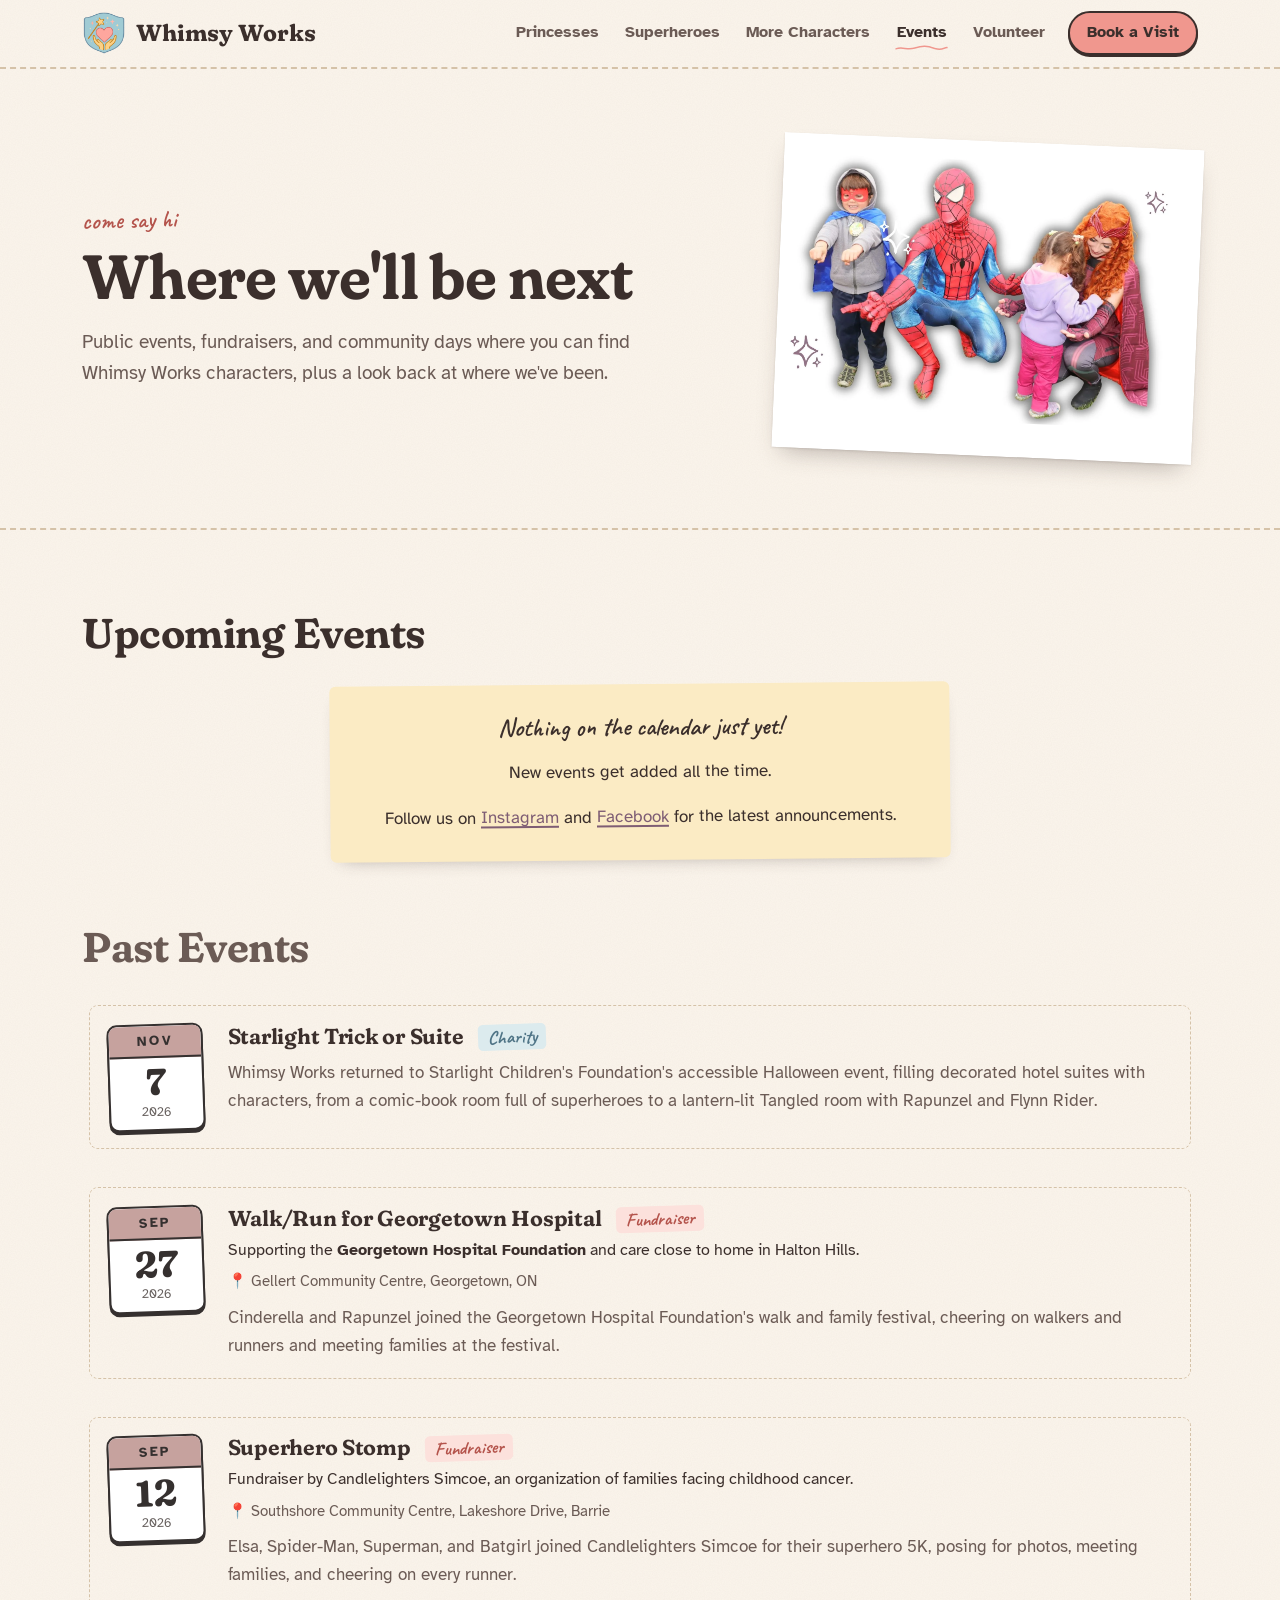
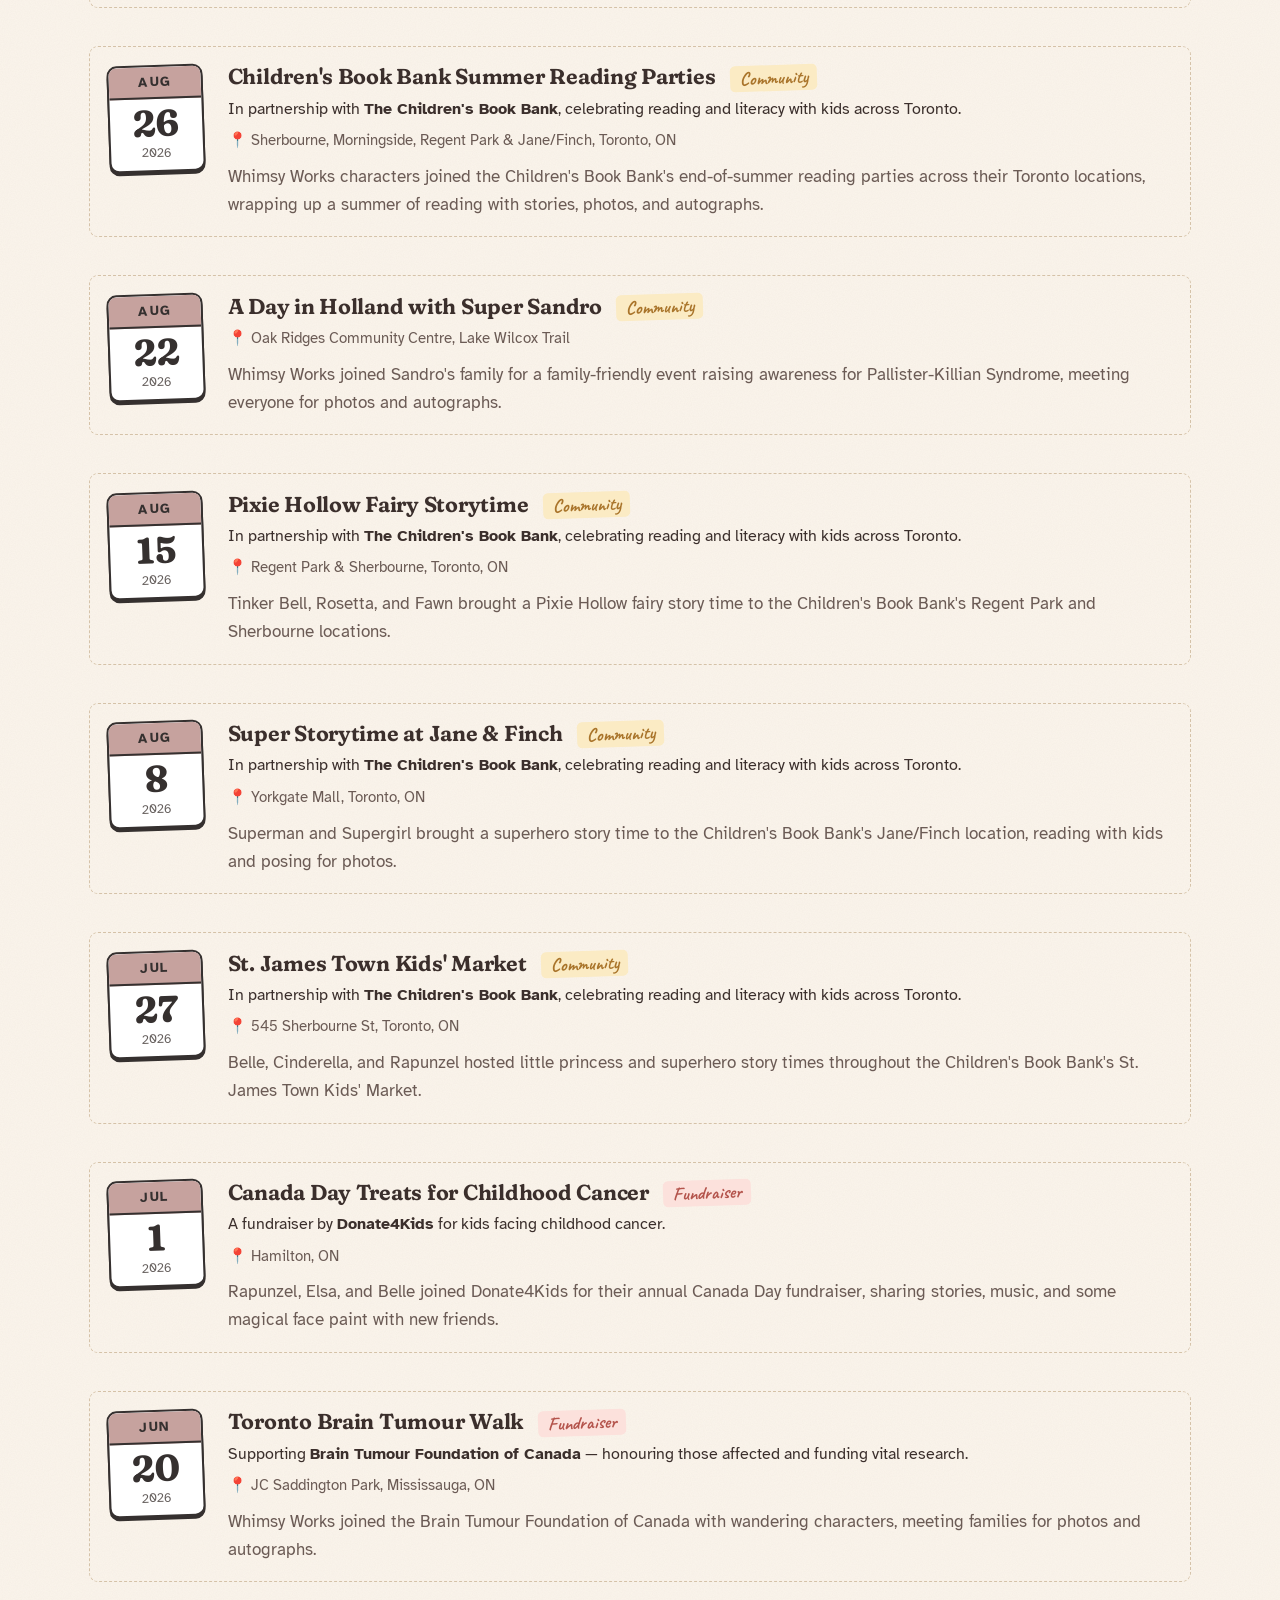
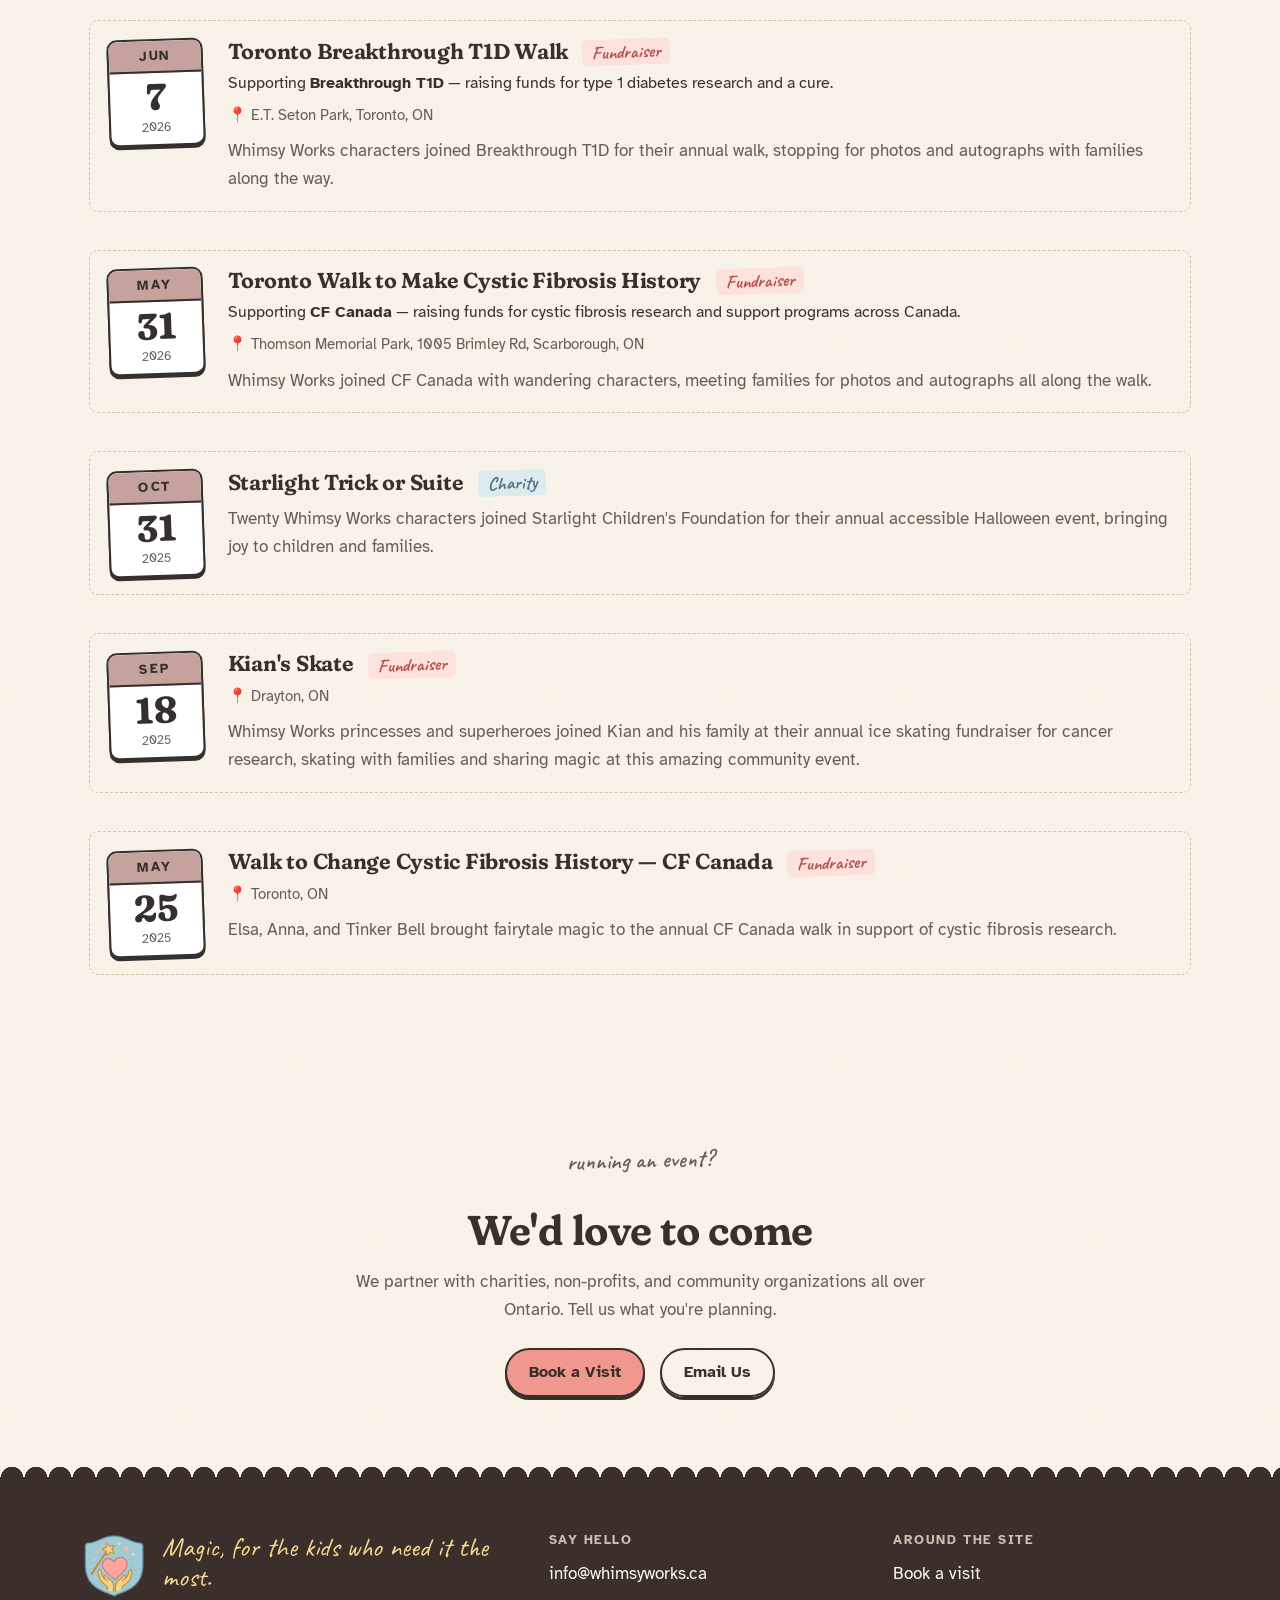
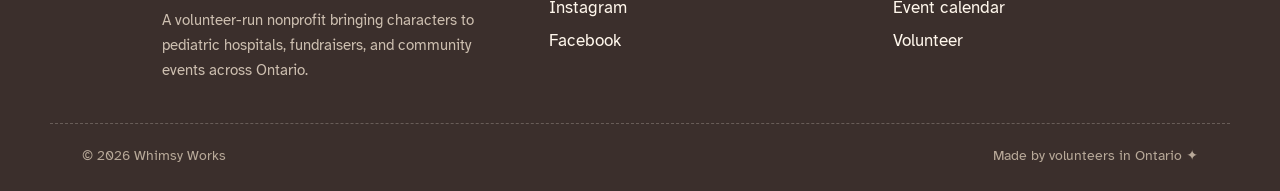
<file: events.html>
<!DOCTYPE html>
<html lang="en">
<head>
    <meta charset="UTF-8">
    <meta name="viewport" content="width=device-width, initial-scale=1.0">
    <title>Event Calendar - Whimsy Works</title>
    <link rel="icon" type="image/png" href="images/shield.webp">
    <meta name="description" content="See where Whimsy Works is appearing next — upcoming public events, fundraisers, and community appearances across Ontario.">
    <link rel="stylesheet" href="styles.css?v=2026-11-23a">
    <link rel="preconnect" href="https://fonts.googleapis.com">
    <link rel="preconnect" href="https://fonts.gstatic.com" crossorigin>
    <link href="https://fonts.googleapis.com/css2?family=Atkinson+Hyperlegible:ital,wght@0,400;0,700;1,400&family=Caveat:wght@500..700&family=Fraunces:ital,opsz,wght,SOFT,WONK@0,9..144,400..800,0..100,0..1;1,9..144,400..800,0..100,0..1&display=swap" rel="stylesheet">
</head>
<body>
    <!-- Header -->
    <header class="header">
        <div class="header-container">
            <a href="index.html" class="logo"><img src="images/shield.webp" alt="" class="logo-img" width="44" height="44">Whimsy Works</a>
            <button class="mobile-menu-btn" aria-label="Menu" aria-expanded="false">
                <span class="bars" aria-hidden="true"><span></span><span></span><span></span></span><span class="menu-word">Menu</span>
            </button>
            <nav class="nav" aria-label="Main">
                <a href="princesses.html" class="nav-link">Princesses</a>
                <a href="superheros.html" class="nav-link">Superheroes</a>
                <a href="more-characters.html" class="nav-link">More Characters</a>
                <a href="events.html" class="nav-link" aria-current="page">Events</a>
                <a href="volunteer.html" class="nav-link">Volunteer</a>
                <a href="book.html" class="nav-link btn-primary">Book a Visit</a>
            </nav>
        </div>
    </header>

    <!-- Page Hero -->
    <section class="page-hero">
        <div class="page-hero-overlay"></div>
        <div class="page-hero-content">
            <p class="kicker">come say hi</p>
            <h1>Where we'll be next</h1>
            <p>Public events, fundraisers, and community days where you can find Whimsy Works characters, plus a look back at where we've been.</p>
        </div>
        <img src="images/blank-hero-bg.webp" alt="Whimsy Works at a community event" class="page-hero-bg">
    </section>

    <!-- Events Section -->
    <section class="events-section">
        <div class="container">

            <!-- Upcoming Events — rendered from events-data.js, see script.js -->
            <div class="events-group">
                <h2 class="events-group-title">Upcoming Events</h2>
                <div class="events-list" id="upcoming-events-list"></div>
            </div>

            <div class="events-empty" id="events-empty">
                <p class="hand" style="font-size:1.6rem">Nothing on the calendar just yet!</p>
                <p>New events get added all the time.</p>
                <p>Follow us on <a href="https://instagram.com/WhimsyWorking" target="_blank" rel="noopener">Instagram</a> and <a href="https://facebook.com/WhimsyWorking" target="_blank" rel="noopener">Facebook</a> for the latest announcements.</p>
            </div>

            <!-- Past Events — rendered from events-data.js, see script.js -->
            <div class="events-group events-group-past" id="past-events-group">
                <h2 class="events-group-title">Past Events</h2>
                <div class="events-list" id="past-events-list"></div>
            </div>

        </div>
    </section>

    <!-- CTA -->
    <section class="cta">
        <div class="container">
            <p class="kicker">running an event?</p>
            <h2>We'd love to come</h2>
            <p>We partner with charities, non-profits, and community organizations all over Ontario. Tell us what you're planning.</p>
            <div class="cta-buttons">
                <a href="book.html" class="btn btn-hero">Book a Visit</a>
                <a href="mailto:info@whimsyworks.ca" class="btn btn-outline">Email Us</a>
            </div>
        </div>
    </section>

    <!-- Footer -->
    <footer class="footer">
        <div class="container footer-inner">
            <div class="footer-brand">
                <img src="images/shield.webp" alt="" class="footer-shield" width="64" height="64">
                <div>
                    <p class="footer-tagline">Magic, for the kids who need it the most.</p>
                    <p class="footer-small">A volunteer-run nonprofit bringing characters to pediatric hospitals, fundraisers, and community events across Ontario.</p>
                </div>
            </div>
            <div class="footer-col">
                <h4>Say hello</h4>
                <ul>
                    <li><a href="mailto:info@whimsyworks.ca">info@whimsyworks.ca</a></li>
                    <li><a href="https://instagram.com/WhimsyWorking" target="_blank" rel="noopener">Instagram</a></li>
                    <li><a href="https://facebook.com/WhimsyWorking" target="_blank" rel="noopener">Facebook</a></li>
                </ul>
            </div>
            <div class="footer-col">
                <h4>Around the site</h4>
                <ul>
                    <li><a href="book.html">Book a visit</a></li>
                    <li><a href="events.html">Event calendar</a></li>
                    <li><a href="volunteer.html">Volunteer</a></li>
                </ul>
            </div>
        </div>
        <div class="container footer-bottom">
            <p>&copy; <span class="footer-year">2026</span> Whimsy Works</p>
            <p>Made by volunteers in Ontario ✦</p>
        </div>
    </footer>

    <script src="events-data.js?v=2026-11-23a"></script>
    <script src="script.js?v=2026-11-23a"></script>
</body>
</html>
</file>
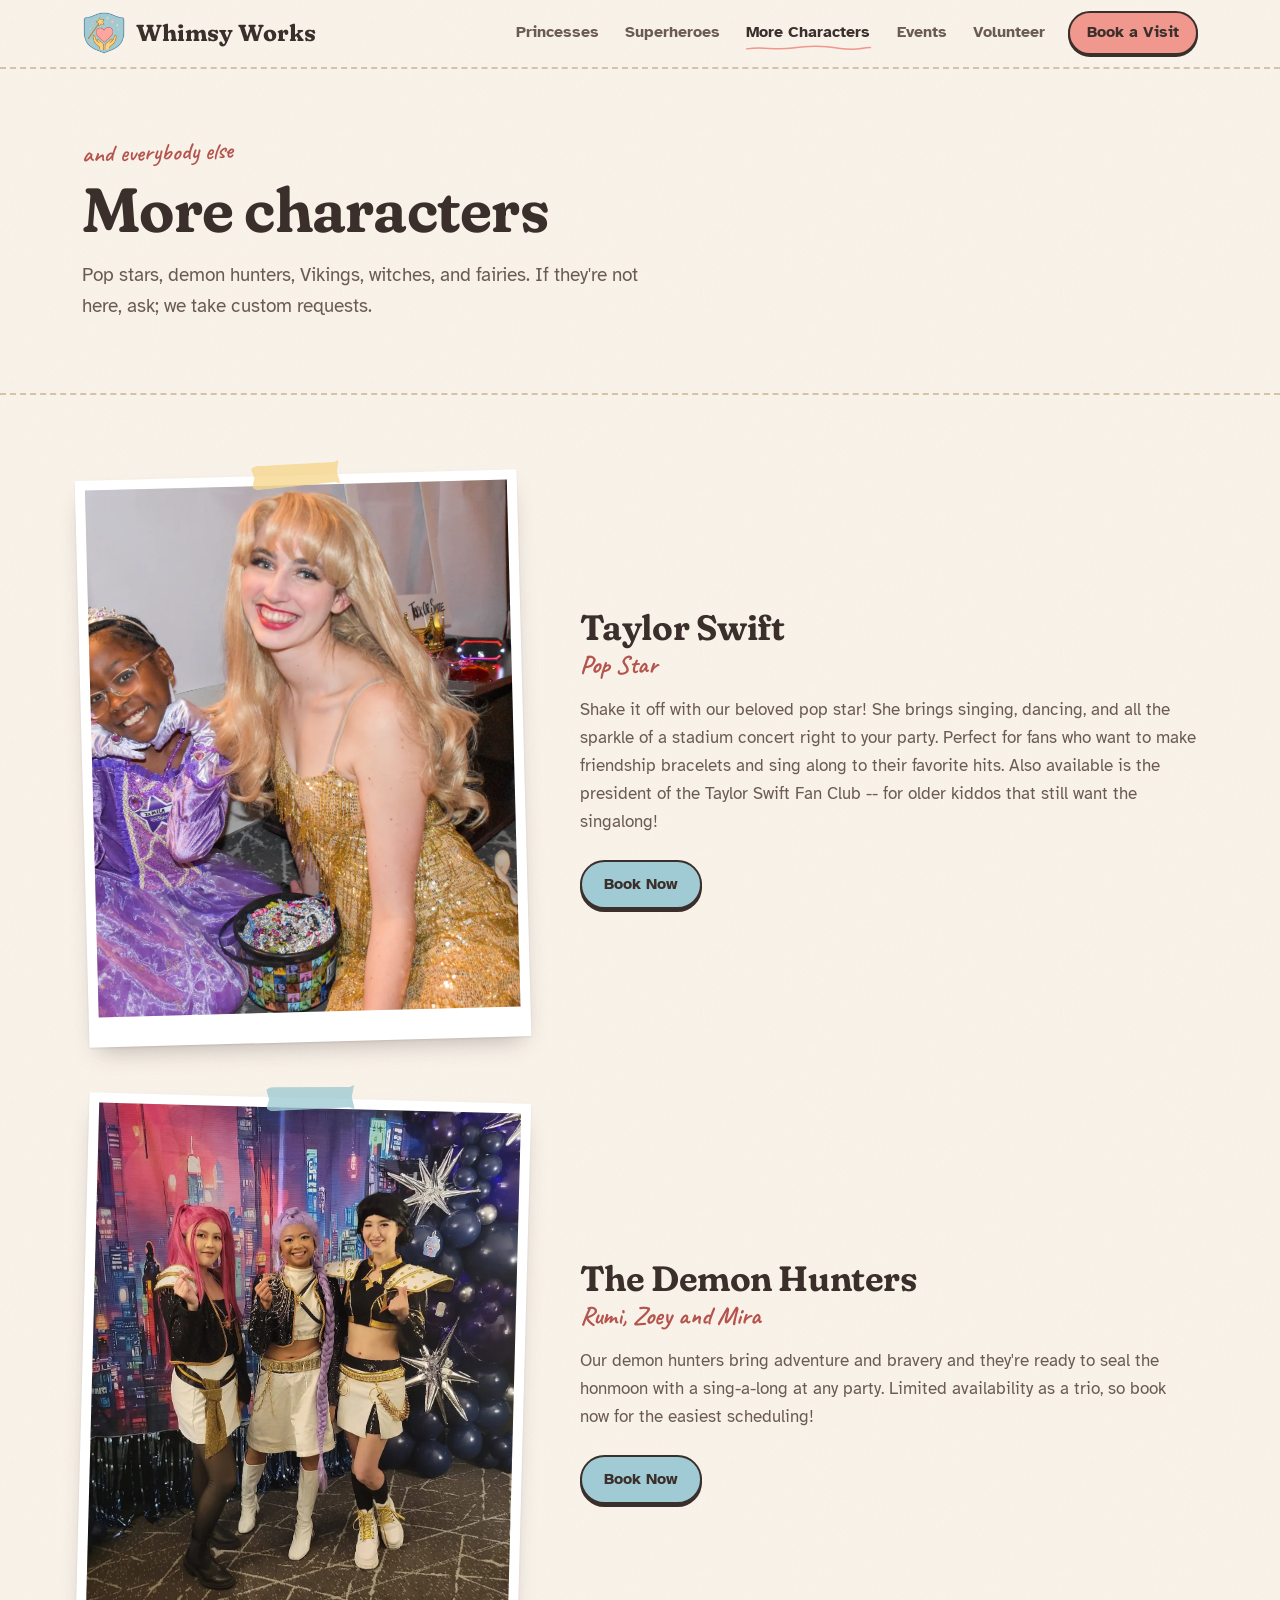
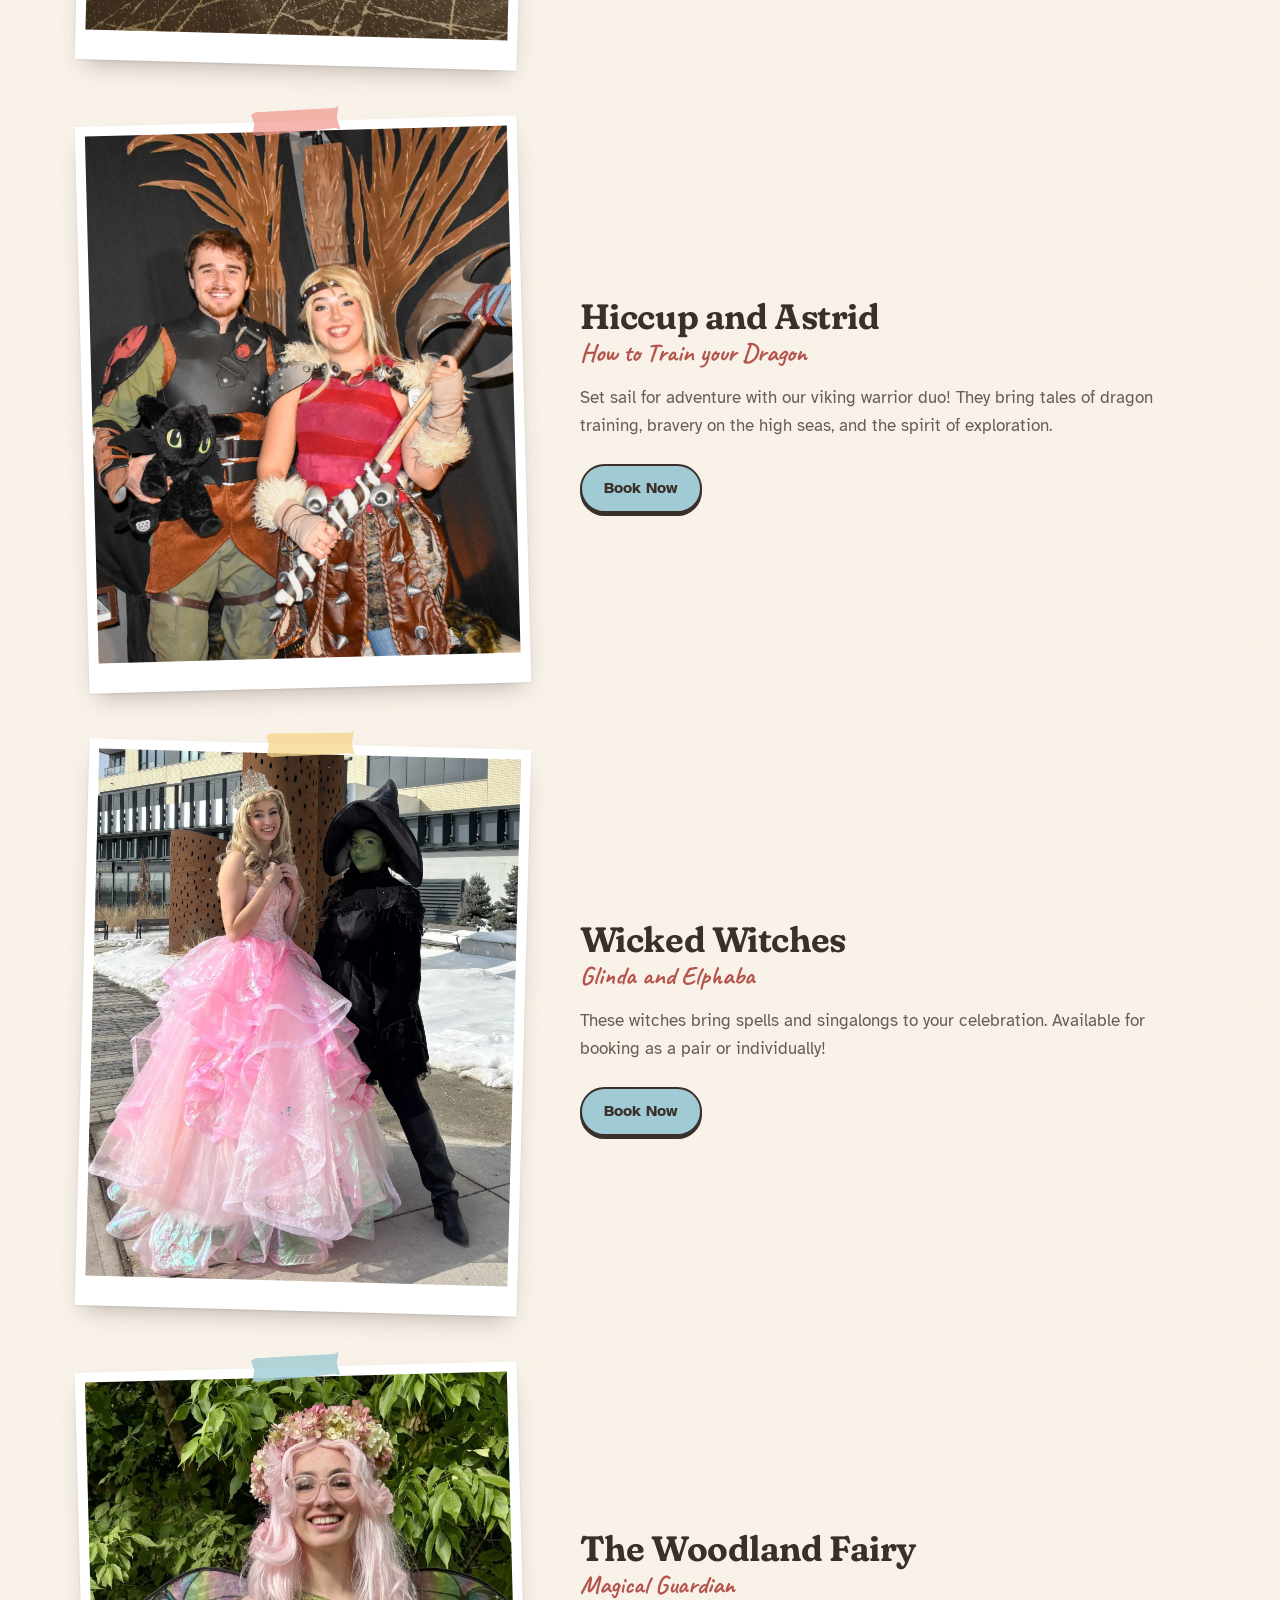
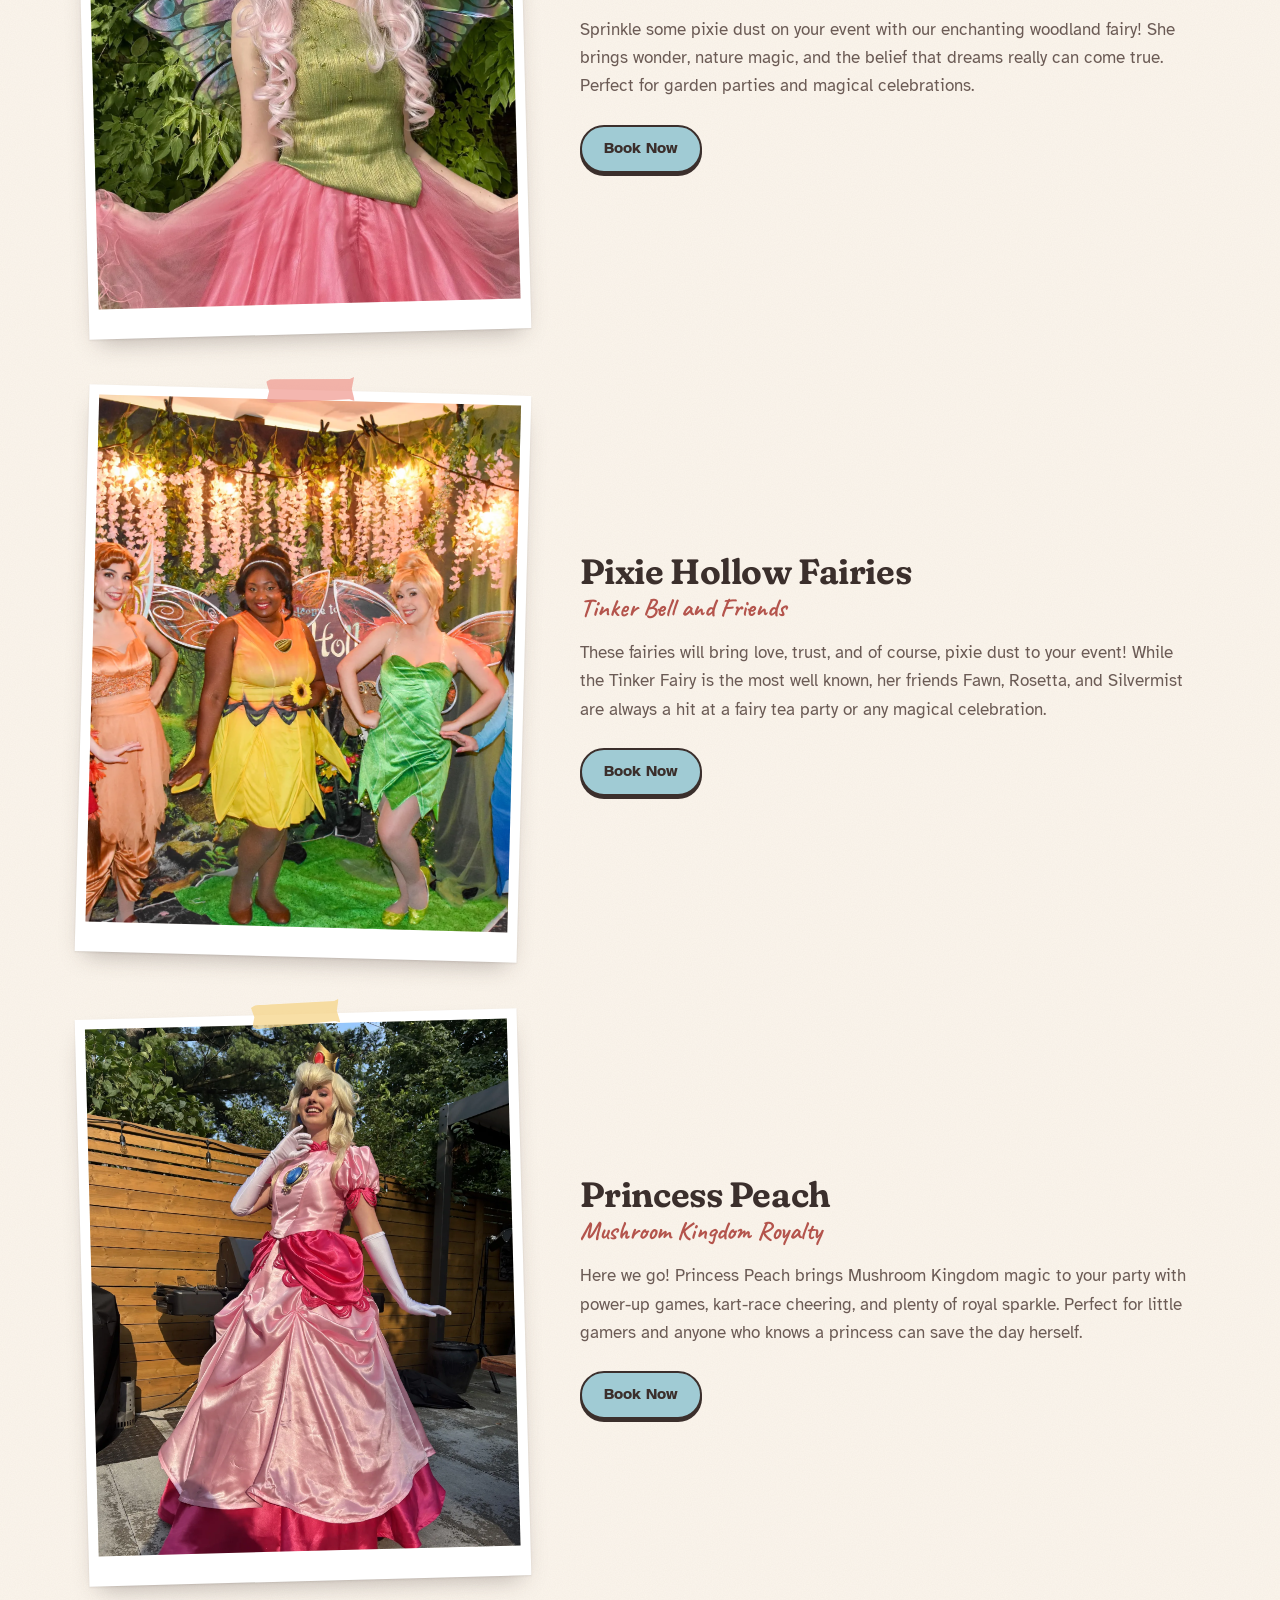
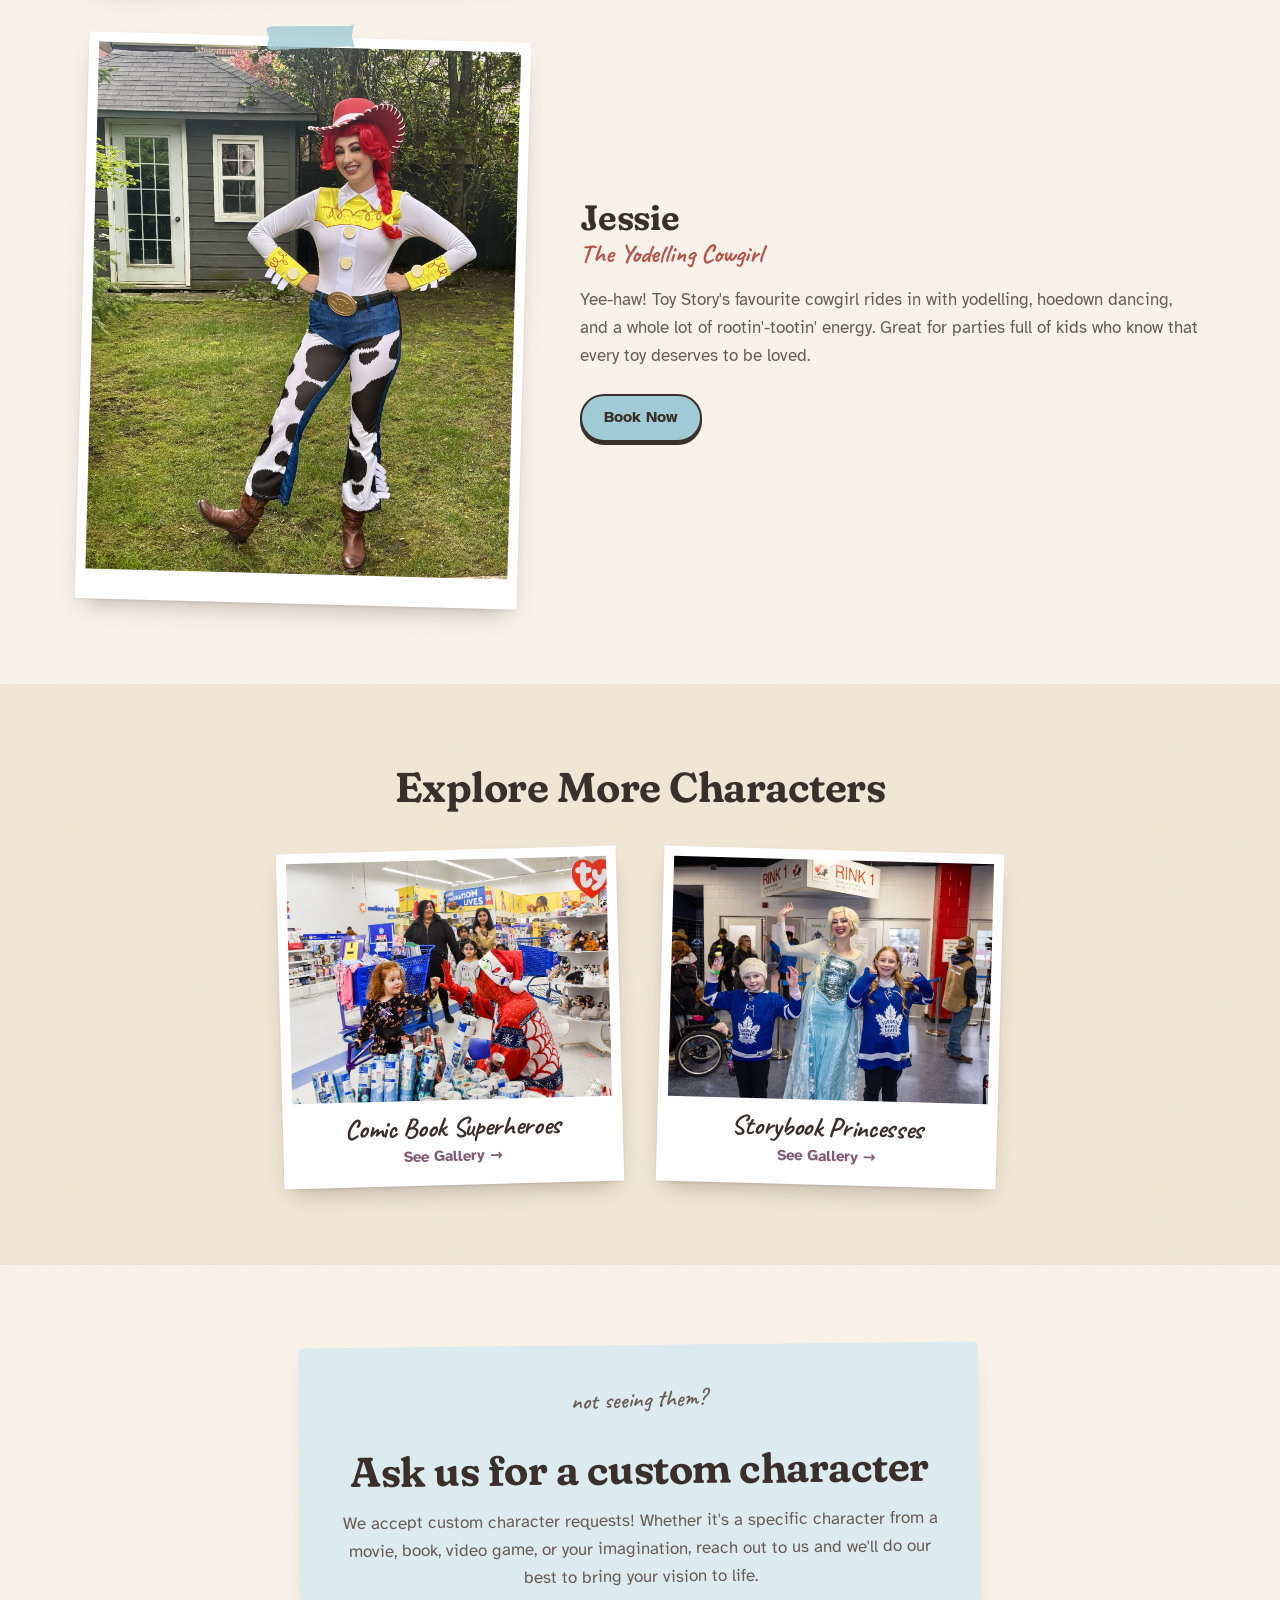
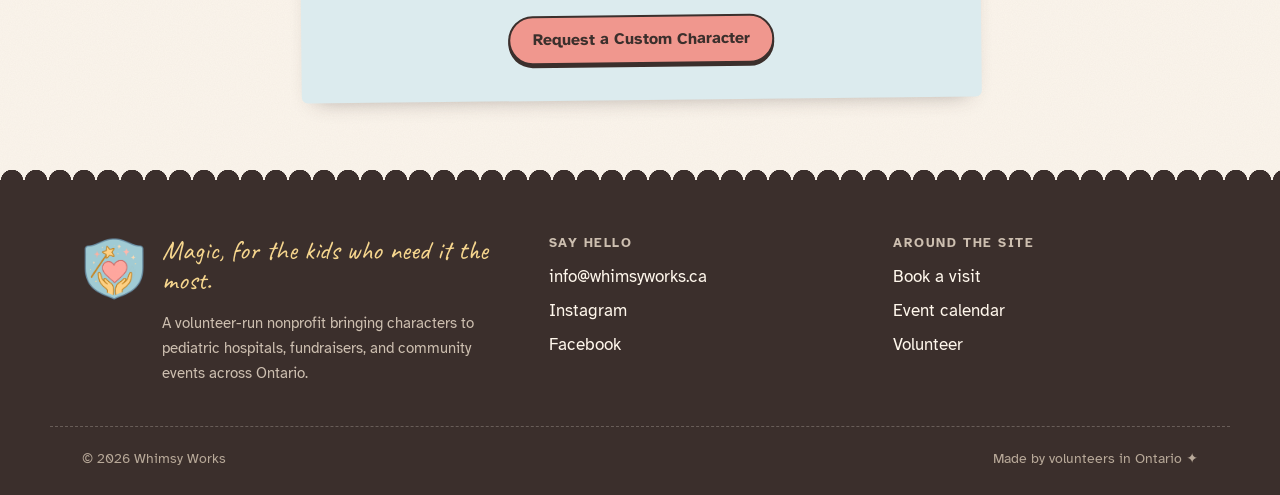
<file: more-characters.html>
<!DOCTYPE html>
<html lang="en">
<head>
    <meta charset="UTF-8">
    <meta name="viewport" content="width=device-width, initial-scale=1.0">
    <title>More Characters - Whimsy Works</title>
    <link rel="icon" type="image/png" href="images/shield.webp">
    <meta name="description" content="Explore our unique cast of characters including pop stars, mythical creatures, and more. From Taylor Swift to Vikings, we have something for everyone.">
    <link rel="stylesheet" href="styles.css?v=2026-11-23a">
    <link rel="preconnect" href="https://fonts.googleapis.com">
    <link rel="preconnect" href="https://fonts.gstatic.com" crossorigin>
    <link href="https://fonts.googleapis.com/css2?family=Atkinson+Hyperlegible:ital,wght@0,400;0,700;1,400&family=Caveat:wght@500..700&family=Fraunces:ital,opsz,wght,SOFT,WONK@0,9..144,400..800,0..100,0..1;1,9..144,400..800,0..100,0..1&display=swap" rel="stylesheet">
</head>
<body>
    <!-- Header -->
    <header class="header">
        <div class="header-container">
            <a href="index.html" class="logo"><img src="images/shield.webp" alt="" class="logo-img" width="44" height="44">Whimsy Works</a>
            <button class="mobile-menu-btn" aria-label="Menu" aria-expanded="false">
                <span class="bars" aria-hidden="true"><span></span><span></span><span></span></span><span class="menu-word">Menu</span>
            </button>
            <nav class="nav" aria-label="Main">
                <a href="princesses.html" class="nav-link">Princesses</a>
                <a href="superheros.html" class="nav-link">Superheroes</a>
                <a href="more-characters.html" class="nav-link" aria-current="page">More Characters</a>
                <a href="events.html" class="nav-link">Events</a>
                <a href="volunteer.html" class="nav-link">Volunteer</a>
                <a href="book.html" class="nav-link btn-primary">Book a Visit</a>
            </nav>
        </div>
    </header>

    <!-- Page Hero -->
    <section class="page-hero page-hero-other">
        <div class="page-hero-overlay"></div>
        <div class="page-hero-content">
            <p class="kicker">and everybody else</p>
            <h1>More characters</h1>
            <p>Pop stars, demon hunters, Vikings, witches, and fairies. If they're not here, ask; we take custom requests.</p>
        </div>
    </section>

    <!-- Character Gallery -->
    <section class="character-gallery-page">
        <div class="container">
            <!-- Pop Star -->
            <div class="character-card">
                <div class="character-image">
                    <img src="images/other-1.webp" alt="Pop Star Character">
                </div>
                <div class="character-info">
                    <h2>Taylor Swift</h2>
                    <p class="character-subtitle">Pop Star</p>
                    <p>Shake it off with our beloved pop star! She brings singing, dancing, and all the sparkle of a stadium concert right to your party. Perfect for fans who want to make friendship bracelets and sing along to their favorite hits. Also available is the president of the Taylor Swift Fan Club -- for older kiddos that still want the singalong! </p>
                    <a href="book.html" class="btn btn-secondary">Book Now</a>
                </div>
            </div>

            <!-- Demon Hunters -->
            <div class="character-card reverse">
                <div class="character-image">
                    <img src="images/other-demon-hunters.webp" alt="Rumi, Mira and Zoey from KPop Demon Hunters posing together in front of a neon city backdrop">
                </div>
                <div class="character-info">
                    <h2>The Demon Hunters</h2>
                    <p class="character-subtitle">Rumi, Zoey and Mira</p>
                    <p>Our demon hunters bring adventure and bravery and they're ready to seal the honmoon with a sing-a-long at any party. Limited availability as a trio, so book now for the easiest scheduling! </p>
                    <a href="book.html" class="btn btn-secondary">Book Now</a>
                </div>
            </div>

            <!-- Viking -->
            <div class="character-card">
                <div class="character-image">
                    <img src="images/other-viking.webp" alt="Viking Warrior Character">
                </div>
                <div class="character-info">
                    <h2>Hiccup and Astrid </h2>
                    <p class="character-subtitle">How to Train your Dragon</p>
                    <p>Set sail for adventure with our viking warrior duo! They bring tales of dragon training, bravery on the high seas, and the spirit of exploration. </p>
                    <a href="book.html" class="btn btn-secondary">Book Now</a>
                </div>
            </div>

            <!-- Witch -->
            <div class="character-card reverse">
                <div class="character-image">
                    <img src="images/other-wicked.webp" alt="Friendly Witch Character">
                </div>
                <div class="character-info">
                    <h2>Wicked Witches</h2>
                    <p class="character-subtitle">Glinda and Elphaba</p>
                    <p> These witches bring spells and singalongs to your celebration. Available for booking as a pair or individually!</p>
                    <a href="book.html" class="btn btn-secondary">Book Now</a>
                </div>
            </div>

            <!-- Fairy -->
            <div class="character-card">
                <div class="character-image">
                    <img src="images/other-fairy.webp" alt="Woodland Fairy Character">
                </div>
                <div class="character-info">
                    <h2>The Woodland Fairy</h2>
                    <p class="character-subtitle">Magical Guardian</p>
                    <p>Sprinkle some pixie dust on your event with our enchanting woodland fairy! She brings wonder, nature magic, and the belief that dreams really can come true. Perfect for garden parties and magical celebrations.</p>
                    <a href="book.html" class="btn btn-secondary">Book Now</a>
                </div>
            </div>

            <!-- Pixie Hollow Fairies -->
            <div class="character-card reverse">
                <div class="character-image">
                    <img src="images/other-2.webp" alt="Tinker Bell">
                </div>
                <div class="character-info">
                    <h2>Pixie Hollow Fairies</h2>
                    <p class="character-subtitle">Tinker Bell and Friends</p>
                    <p>These fairies will bring love, trust, and of course, pixie dust to your event! While the Tinker Fairy is the most well known, her friends Fawn, Rosetta, and Silvermist are always a hit at a fairy tea party or any magical celebration. </p>
                    <a href="book.html" class="btn btn-secondary">Book Now</a>
                </div>
            </div>
            <!-- Princess Peach -->
            <div class="character-card">
                <div class="character-image">
                    <img src="images/other-peach.webp" alt="Princess Peach in her pink ballgown and gold crown, twirling in a backyard">
                </div>
                <div class="character-info">
                    <h2>Princess Peach</h2>
                    <p class="character-subtitle">Mushroom Kingdom Royalty</p>
                    <p>Here we go! Princess Peach brings Mushroom Kingdom magic to your party with power-up games, kart-race cheering, and plenty of royal sparkle. Perfect for little gamers and anyone who knows a princess can save the day herself.</p>
                    <a href="book.html" class="btn btn-secondary">Book Now</a>
                </div>
            </div>

            <!-- Jessie -->
            <div class="character-card reverse">
                <div class="character-image">
                    <img src="images/other-jessie.webp" alt="Jessie the cowgirl from Toy Story in her red hat and cow-print chaps, hands on hips">
                </div>
                <div class="character-info">
                    <h2>Jessie</h2>
                    <p class="character-subtitle">The Yodelling Cowgirl</p>
                    <p>Yee-haw! Toy Story's favourite cowgirl rides in with yodelling, hoedown dancing, and a whole lot of rootin'-tootin' energy. Great for parties full of kids who know that every toy deserves to be loved.</p>
                    <a href="book.html" class="btn btn-secondary">Book Now</a>
                </div>
            </div>

            <!--
            <div class="character-card">
                <div class="character-image">
                    <img src="images/other-pirate.jpg" alt="Pirate Captain Character">
                </div>
                <div class="character-info">
                    <h2>The Pirate Captain</h2>
                    <p class="character-subtitle">Swashbuckling Adventurer</p>
                    <p>Ahoy, mateys! Our pirate captain brings treasure hunts, sea shanties, and high-seas adventure to your party. They teach kids about teamwork, bravery, and following your own compass.</p>
                    <a href="book.html" class="btn btn-secondary">Book Now</a>
                </div>
            </div>
            -->

        </div>
    </section>

        <!-- Explore More Characters -->
    <section class="character-nav-section">
        <div class="container">
            <h2>Explore More Characters</h2>
            <div class="character-nav-grid">
                <a href="superheros.html" class="character-nav-card">
                    <img src="images/hero-1.webp" alt="Comic Book Superheroes">
                    <div class="character-nav-label">
                        <h3>Comic Book Superheroes</h3>
                        <span>See Gallery →</span>
                    </div>
                </a>
                <a href="princesses.html" class="character-nav-card">
                    <img src="images/princess-3.webp" alt="Princesses">
                    <div class="character-nav-label">
                        <h3>Storybook Princesses</h3>
                        <span>See Gallery →</span>
                    </div>
                </a>
            </div>
        </div>
    </section>

    <!-- Custom Request CTA -->
    <section class="custom-requests">
        <div class="container">
            <div class="custom-content">
                <p class="kicker">not seeing them?</p>
                <h2>Ask us for a custom character</h2>
                <p>We accept custom character requests! Whether it's a specific character from a movie, book, video game, or your imagination, reach out to us and we'll do our best to bring your vision to life.</p>
                <a href="mailto:info@whimsyworks.ca?subject=Custom%20Character%20Request" class="btn btn-primary">Request a Custom Character</a>
            </div>
        </div>
    </section>

    <!-- Footer -->
    <footer class="footer">
        <div class="container footer-inner">
            <div class="footer-brand">
                <img src="images/shield.webp" alt="" class="footer-shield" width="64" height="64">
                <div>
                    <p class="footer-tagline">Magic, for the kids who need it the most.</p>
                    <p class="footer-small">A volunteer-run nonprofit bringing characters to pediatric hospitals, fundraisers, and community events across Ontario.</p>
                </div>
            </div>
            <div class="footer-col">
                <h4>Say hello</h4>
                <ul>
                    <li><a href="mailto:info@whimsyworks.ca">info@whimsyworks.ca</a></li>
                    <li><a href="https://instagram.com/WhimsyWorking" target="_blank" rel="noopener">Instagram</a></li>
                    <li><a href="https://facebook.com/WhimsyWorking" target="_blank" rel="noopener">Facebook</a></li>
                </ul>
            </div>
            <div class="footer-col">
                <h4>Around the site</h4>
                <ul>
                    <li><a href="book.html">Book a visit</a></li>
                    <li><a href="events.html">Event calendar</a></li>
                    <li><a href="volunteer.html">Volunteer</a></li>
                </ul>
            </div>
        </div>
        <div class="container footer-bottom">
            <p>&copy; <span class="footer-year">2026</span> Whimsy Works</p>
            <p>Made by volunteers in Ontario ✦</p>
        </div>
    </footer>

    <script src="script.js?v=2026-11-23a"></script>
</body>
</html>
</file>
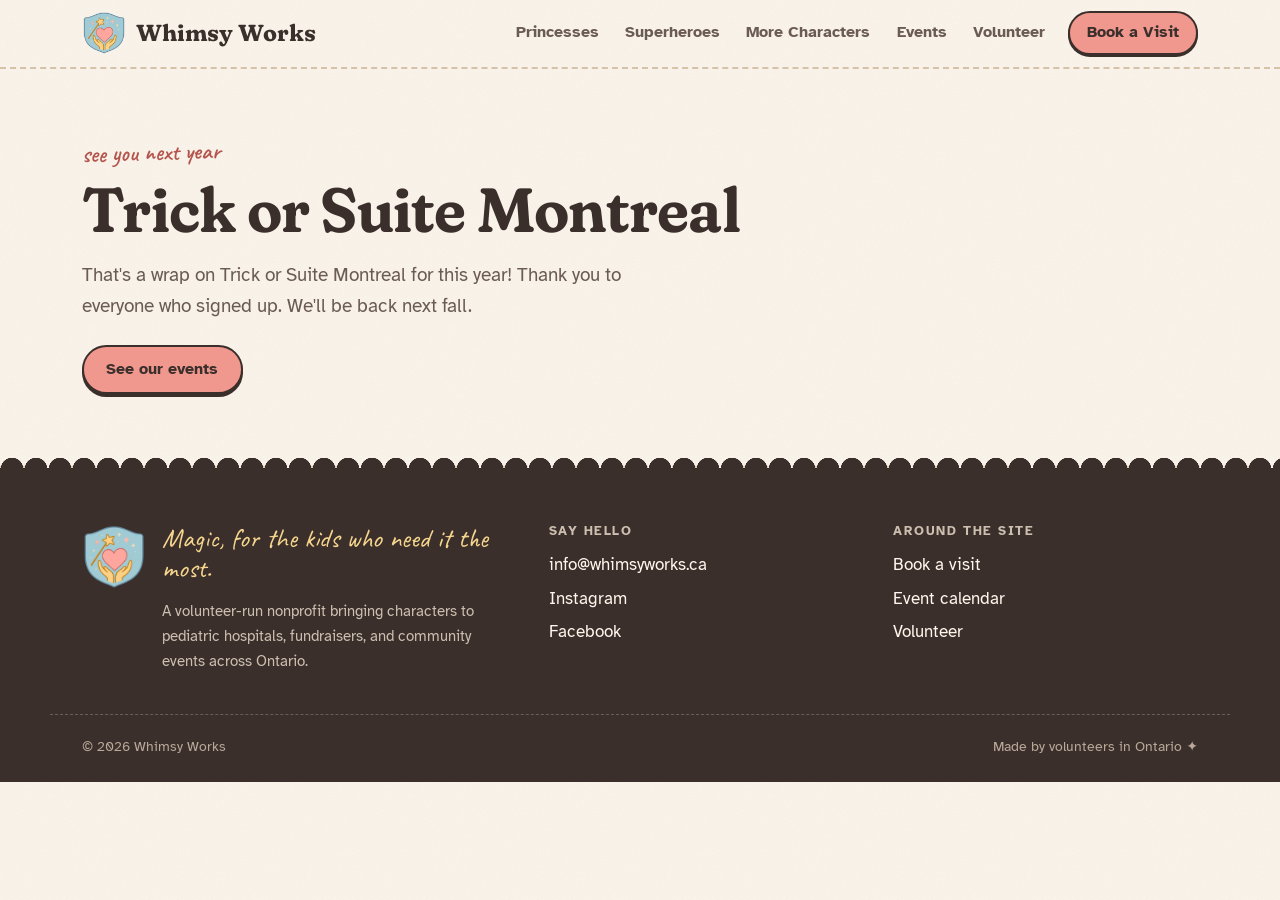
<file: trickorsuite-montreal.html>
<!DOCTYPE html>
<html lang="en">
<head>
    <meta charset="UTF-8">
    <meta name="viewport" content="width=device-width, initial-scale=1.0">
    <title>Trick or Suite Montreal - Whimsy Works</title>
    <link rel="icon" type="image/png" href="images/shield.webp">
    <meta name="description" content="Calling Montreal princess performers and experienced cosplayers! Volunteer directly with Starlight Children's Foundation Canada for Trick or Suite Montreal on October 24th.">
    <link rel="stylesheet" href="styles.css?v=2026-11-23a">
    <link rel="preconnect" href="https://fonts.googleapis.com">
    <link rel="preconnect" href="https://fonts.gstatic.com" crossorigin>
    <link href="https://fonts.googleapis.com/css2?family=Atkinson+Hyperlegible:ital,wght@0,400;0,700;1,400&family=Caveat:wght@500..700&family=Fraunces:ital,opsz,wght,SOFT,WONK@0,9..144,400..800,0..100,0..1;1,9..144,400..800,0..100,0..1&display=swap" rel="stylesheet">
</head>
<body>
    <!-- Header -->
    <header class="header">
        <div class="header-container">
            <a href="index.html" class="logo"><img src="images/shield.webp" alt="" class="logo-img" width="44" height="44">Whimsy Works</a>
            <button class="mobile-menu-btn" aria-label="Menu" aria-expanded="false">
                <span class="bars" aria-hidden="true"><span></span><span></span><span></span></span><span class="menu-word">Menu</span>
            </button>
            <nav class="nav" aria-label="Main">
                <a href="princesses.html" class="nav-link">Princesses</a>
                <a href="superheros.html" class="nav-link">Superheroes</a>
                <a href="more-characters.html" class="nav-link">More Characters</a>
                <a href="events.html" class="nav-link">Events</a>
                <a href="volunteer.html" class="nav-link">Volunteer</a>
                <a href="book.html" class="nav-link btn-primary">Book a Visit</a>
            </nav>
        </div>
    </header>

    <!-- ARCHIVED until next year. The full page is kept, untouched, inside the <template> below
         (templates are never shown). To bring it back: delete the "wrapped" section and the
         <template> / </template> lines, then update the dates. -->
    <section class="page-hero">
        <div class="page-hero-content">
            <p class="kicker">see you next year</p>
            <h1>Trick or Suite Montreal</h1>
            <p>That's a wrap on Trick or Suite Montreal for this year! Thank you to everyone who signed up. We'll be back next fall.</p>
            <a href="events.html" class="btn btn-primary hero-cta">See our events</a>
        </div>
    </section>

    <template id="archived-page">
    <!-- Page Hero -->
    <section class="page-hero">
        <div class="page-hero-overlay"></div>
        <div class="page-hero-content">
            <p class="kicker">volunteer call-out</p>
            <h1>Trick or Suite Montreal</h1>
            <p>October 24th &middot; Montreal</p>
            <a href="#register" class="btn btn-primary hero-cta">Register Your Interest</a>
        </div>
        <img src="images/blank-hero-bg.webp" alt="A magical community Halloween event" class="page-hero-bg">
    </section>

    <!-- About the Event -->
    <section class="access-section" id="about">
        <div class="container">
            <h2>What is Trick or Suite?</h2>
            <p class="access-intro">Trick or Suite is one of the accessible events put on by <strong>Starlight Children's Foundation</strong>, a Canadian charity that creates joyful, inclusive experiences for kids facing serious and life-altering medical challenges across the country. For Trick or Suite, Starlight takes over a hotel and decorates all the rooms, so kids can trick-or-treat up and down the halls in a fully accessible and medically safe environment.</p>
            <p class="access-intro">Starlight's Montreal team is looking for princess performers and experienced cosplayers in the Montreal area to bring the magic to life at their October 24th event &mdash; and asked us to help spread the word!</p>
        </div>
    </section>

    <!-- How This Works -->
    <section class="access-section how-it-works" id="how-it-works">
        <div class="container">
            <h2>How This Works</h2>
            <p class="access-intro">A friendly heads-up so you know exactly what you're signing up for:</p>
            <ul class="info-list">
                <li><strong>Whimsy Works is not coordinating this event.</strong> We coordinate a group of princess volunteers for Starlight's <em>Toronto</em> Trick or Suite, and their Montreal staff asked us to connect interested performers to them. We're simply helping make the introduction!</li>
                <li><strong>You'll be volunteering directly with Starlight Children's Foundation.</strong> Once you register your interest, Starlight's Montreal team takes it from there for the details of the day.</li>
                <li><strong>We can help coordinate your Vulnerable Sector Check.</strong> If you need one, let us know in the form and we can get that started &mdash; but we have to begin as soon as possible.</li>
                <li><strong>Costuming is not provided.</strong> This is a great fit for experienced princess performers and cosplayers who already have their own costumes ready to go.</li>
            </ul>
        </div>
    </section>

    <!-- Registration Form Section -->
    <section class="booking-form-section" id="register">
        <div class="container">
            <div class="form-wrapper">
                <h2>Register Your Interest</h2>
                <p>Interested in volunteering at Trick or Suite Montreal on October 24th? Fill out the form below and we'll connect you with Starlight's Montreal team.</p>
                <p class="form-note">On mobile? For the best experience, fill out the form directly on <a href="https://form.jotform.com/262675992674274" target="_blank" rel="noopener">Jotform</a>.</p>

                <!-- Jotform: Trick or Suite Montreal Interest Check and Registration -->
                <iframe
                    id="JotFormIFrame-262675992674274"
                    title="Trick or Suite Montreal Interest Check and Registration"
                    onload="window.parent.scrollTo(0,0)"
                    allowtransparency="true"
                    allow="geolocation; microphone; camera; fullscreen"
                    src="https://form.jotform.com/262675992674274"
                    frameborder="0"
                    style="min-width:100%;max-width:100%;height:539px;border:none;margin-top:1.5rem;"
                    scrolling="no">
                </iframe>
                <script src="https://cdn.jotfor.ms/s/umd/latest/for-form-embed-handler.js"></script>
                <script>window.jotformEmbedHandler("iframe[id='JotFormIFrame-262675992674274']", "https://form.jotform.com")</script>

                <p class="form-note">Questions? Email us directly at <a href="mailto:info@whimsyworks.ca">info@whimsyworks.ca</a></p>
            </div>
        </div>
    </section>

    <!-- FAQ Section -->
    <section class="faq-section" id="faq">
        <div class="container">
            <h2>Volunteer FAQ</h2>
            <div class="faq-list">
                <details class="faq-item">
                    <summary>Who is this event for?</summary>
                    <p>We're looking to connect experienced princess performers and cosplayers in the Montreal area directly with Starlight Children's Foundation. If you already have your own costume and love bringing characters to life for kids, this is for you!</p>
                </details>
                <details class="faq-item">
                    <summary>Is Whimsy Works running this event?</summary>
                    <p>No. Whimsy Works coordinates princess volunteers for Starlight's Toronto Trick or Suite, and their Montreal team asked us to reach out to Montreal performers. You'll be volunteering directly with Starlight.</p>
                </details>
                <details class="faq-item">
                    <summary>Will costuming be provided?</summary>
                    <p>No &mdash; please bring your own costume. This event is best suited to experienced performers and cosplayers who are set up with their own costuming.</p>
                </details>
                <details class="faq-item">
                    <summary>Do I need a Vulnerable Sector Check?</summary>
                    <p>Yes, and it must be less than 5 years old. We can help coordinate one for you if you need it, but we have to get that started as soon as possible &mdash; so let us know in the form.</p>
                </details>
                <details class="faq-item">
                    <summary>What is the event environment like?</summary>
                    <p>Starlight takes over a hotel and decorates all the rooms, so kids can trick-or-treat up and down the halls in a fully accessible and medically safe environment. It's a warm, welcoming space designed around the kids' needs.</p>
                </details>
                <details class="faq-item">
                    <summary>Who do I contact with questions?</summary>
                    <p>Feel free to email us at <a href="mailto:info@whimsyworks.ca">info@whimsyworks.ca</a> and we'll help point you in the right direction.</p>
                </details>
            </div>
        </div>
    </section>

    </template>

    <!-- Footer -->
    <footer class="footer">
        <div class="container footer-inner">
            <div class="footer-brand">
                <img src="images/shield.webp" alt="" class="footer-shield" width="64" height="64">
                <div>
                    <p class="footer-tagline">Magic, for the kids who need it the most.</p>
                    <p class="footer-small">A volunteer-run nonprofit bringing characters to pediatric hospitals, fundraisers, and community events across Ontario.</p>
                </div>
            </div>
            <div class="footer-col">
                <h4>Say hello</h4>
                <ul>
                    <li><a href="mailto:info@whimsyworks.ca">info@whimsyworks.ca</a></li>
                    <li><a href="https://instagram.com/WhimsyWorking" target="_blank" rel="noopener">Instagram</a></li>
                    <li><a href="https://facebook.com/WhimsyWorking" target="_blank" rel="noopener">Facebook</a></li>
                </ul>
            </div>
            <div class="footer-col">
                <h4>Around the site</h4>
                <ul>
                    <li><a href="book.html">Book a visit</a></li>
                    <li><a href="events.html">Event calendar</a></li>
                    <li><a href="volunteer.html">Volunteer</a></li>
                </ul>
            </div>
        </div>
        <div class="container footer-bottom">
            <p>&copy; <span class="footer-year">2026</span> Whimsy Works</p>
            <p>Made by volunteers in Ontario ✦</p>
        </div>
    </footer>

    <script src="script.js?v=2026-11-23a"></script>
</body>
</html>
</file>
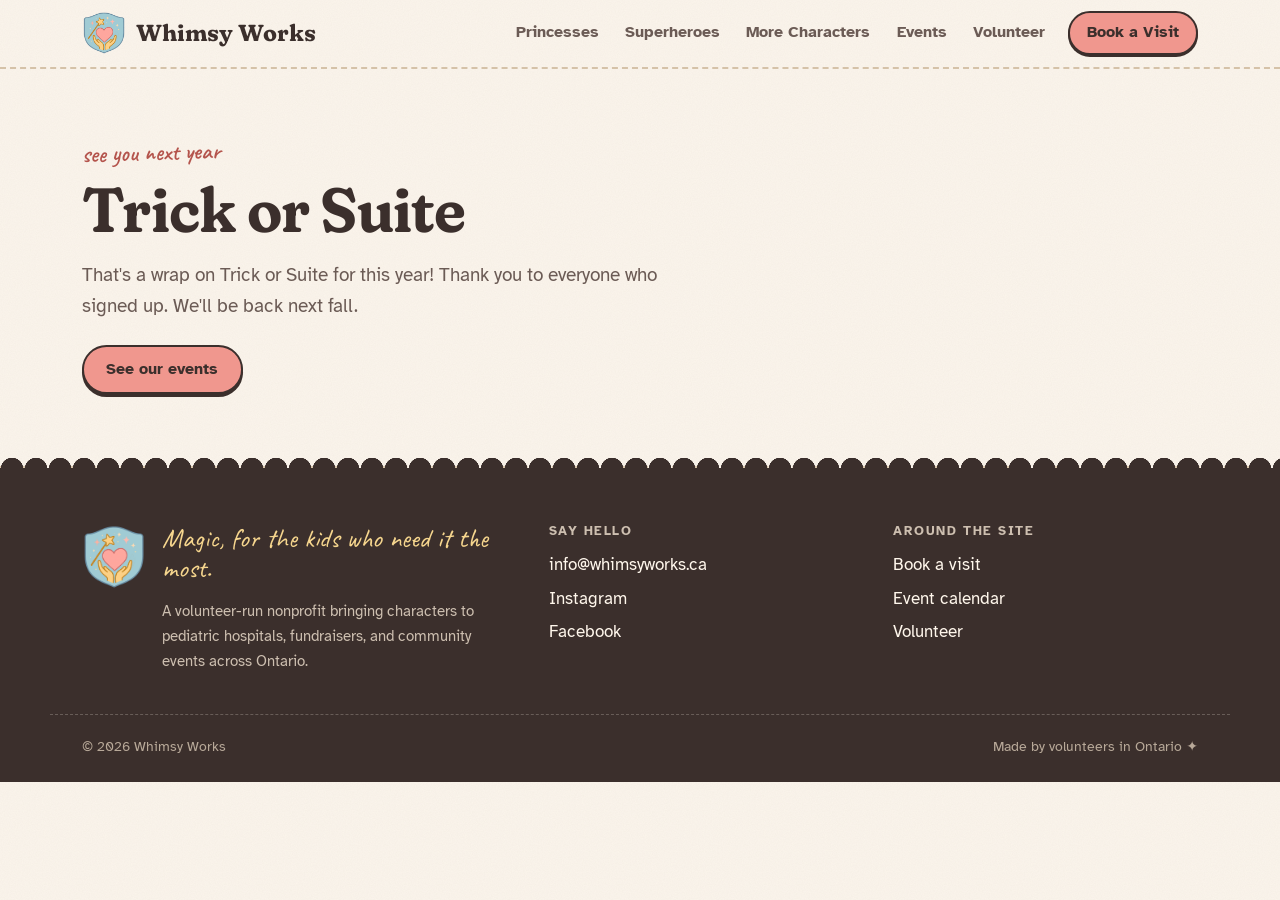
<file: trickorsuite.html>
<!DOCTYPE html>
<html lang="en">
<head>
    <meta charset="UTF-8">
    <meta name="viewport" content="width=device-width, initial-scale=1.0">
    <title>Trick or Suite - Whimsy Works</title>
    <link rel="icon" type="image/png" href="images/shield.webp">
    <meta name="description" content="Register your interest for Trick or Suite — November 7th, 3:00 to 7:00 PM at the Microtel Inn & Suites by Wyndham, 180 Goulding Ave, Aurora.">
    <link rel="stylesheet" href="styles.css?v=2026-11-23a">
    <link rel="preconnect" href="https://fonts.googleapis.com">
    <link rel="preconnect" href="https://fonts.gstatic.com" crossorigin>
    <link href="https://fonts.googleapis.com/css2?family=Atkinson+Hyperlegible:ital,wght@0,400;0,700;1,400&family=Caveat:wght@500..700&family=Fraunces:ital,opsz,wght,SOFT,WONK@0,9..144,400..800,0..100,0..1;1,9..144,400..800,0..100,0..1&display=swap" rel="stylesheet">
</head>
<body>
    <!-- Header -->
    <header class="header">
        <div class="header-container">
            <a href="index.html" class="logo"><img src="images/shield.webp" alt="" class="logo-img" width="44" height="44">Whimsy Works</a>
            <button class="mobile-menu-btn" aria-label="Menu" aria-expanded="false">
                <span class="bars" aria-hidden="true"><span></span><span></span><span></span></span><span class="menu-word">Menu</span>
            </button>
            <nav class="nav" aria-label="Main">
                <a href="princesses.html" class="nav-link">Princesses</a>
                <a href="superheros.html" class="nav-link">Superheroes</a>
                <a href="more-characters.html" class="nav-link">More Characters</a>
                <a href="events.html" class="nav-link">Events</a>
                <a href="volunteer.html" class="nav-link">Volunteer</a>
                <a href="book.html" class="nav-link btn-primary">Book a Visit</a>
            </nav>
        </div>
    </header>

    <!-- ARCHIVED until next year. The full page is kept, untouched, inside the <template> below
         (templates are never shown). To bring it back: delete the "wrapped" section and the
         <template> / </template> lines, then update the dates. -->
    <section class="page-hero">
        <div class="page-hero-content">
            <p class="kicker">see you next year</p>
            <h1>Trick or Suite</h1>
            <p>That's a wrap on Trick or Suite for this year! Thank you to everyone who signed up. We'll be back next fall.</p>
            <a href="events.html" class="btn btn-primary hero-cta">See our events</a>
        </div>
    </section>

    <template id="archived-page">
    <!-- Page Hero -->
    <section class="page-hero">
        <div class="page-hero-overlay"></div>
        <div class="page-hero-content">
            <p class="kicker">volunteer call-out</p>
            <h1>Trick or Suite</h1>
            <p>November 7th, 3-7pm in Aurora</p>
            <a href="#register" class="btn btn-primary hero-cta">Register Your Interest</a>
        </div>
        <img src="images/blank-hero-bg.webp" alt="Whimsy Works at a community event" class="page-hero-bg">
    </section>

    <!-- About the Event -->
    <section class="access-section" id="about">
        <div class="container">
            <h2>What is Trick or Suite?</h2>
            <p class="access-intro">Trick or Suite is Starlight Children's Foundation Canada's accessible Halloween celebration for seriously ill children and their families. More than 25 hotel suites are transformed into a safe, fully accessible wonderland, where every room becomes its own unique trick-or-treat station filled with costumes, candy, toy giveaways, and immersive fun. Whimsy Works is proud to join the celebration, bringing beloved princesses, superheroes, and characters to life throughout the afternoon.</p>
        </div>
    </section>

    <!-- FAQ Section -->
    <section class="faq-section" id="faq">
        <div class="container">
            <h2>Volunteer FAQ</h2>
            <p class="faq-deadline">Please fill out the interest form by <strong>September 26th!</strong></p>
            <p class="faq-scroll-note">Ready to volunteer? Scroll to the bottom of this page to fill out the registration form. <a href="#register">Jump to registration ↓</a></p>
            <div class="faq-list">
                <details class="faq-item">
                    <summary>I'm new to princessing — can I still volunteer?</summary>
                    <p>Yes! This is a great event for newer volunteers. There's lots of support staff from Starlight, plus plenty of experienced princesses around to help you out.</p>
                </details>
                <details class="faq-item">
                    <summary>I'm taking transit to the event — can I change on site?</summary>
                    <p>Yes. We'll have a Whimsy Works break room and changing areas on site, and all costuming will be brought up in advance.</p>
                </details>
                <details class="faq-item">
                    <summary>Can I bring a handler or guest?</summary>
                    <p>Yes, but we need to keep it to a maximum of one handler per cosplayer. Instructions to register your handler will come soon.</p>
                </details>
                <details class="faq-item">
                    <summary>Will there be food, snacks, and drinks?</summary>
                    <p>Yes! Register your dietary restrictions in the form. We also encourage you to bring a reusable water bottle.</p>
                </details>
                <details class="faq-item">
                    <summary>Can I help with decor planning even if I can't volunteer on the day?</summary>
                    <p>Yes! Fill out the form, skip all the sections about the characters, and we'll be in touch.</p>
                </details>
                <details class="faq-item">
                    <summary>Do I need a Vulnerable Sector Check?</summary>
                    <p>Yes, and it must be less than 5 years old. We can initiate one for you if you need it, but we have to get that started as soon as possible.</p>
                </details>
            </div>
        </div>
    </section>

    <!-- Registration Form Section -->
    <section class="booking-form-section" id="register">
        <div class="container">
            <div class="form-wrapper">
                <h2>Register Your Interest</h2>
                <p>We're so excited to have you at Trick or Suite this year! To register your interest please fill out the below form.</p>
                <p class="form-note">On mobile? For the best experience, fill out the form directly on <a href="https://form.jotform.com/262575149038059" target="_blank" rel="noopener">Jotform</a>.</p>

                <!-- Jotform: Trick or Suite Interest Check and Registration -->
                <iframe
                    id="JotFormIFrame-262575149038059"
                    title="Trick or Suite Interest Check and Registration"
                    onload="window.parent.scrollTo(0,0)"
                    allowtransparency="true"
                    allow="geolocation; microphone; camera; fullscreen"
                    src="https://form.jotform.com/262575149038059"
                    frameborder="0"
                    style="min-width:100%;max-width:100%;height:539px;border:none;margin-top:1.5rem;"
                    scrolling="no">
                </iframe>
                <script src="https://cdn.jotfor.ms/s/umd/latest/for-form-embed-handler.js"></script>
                <script>window.jotformEmbedHandler("iframe[id='JotFormIFrame-262575149038059']", "https://form.jotform.com")</script>

                <p class="form-note">Questions? Email us directly at <a href="mailto:info@whimsyworks.ca">info@whimsyworks.ca</a></p>
            </div>
        </div>
    </section>

    </template>

    <!-- Footer -->
    <footer class="footer">
        <div class="container footer-inner">
            <div class="footer-brand">
                <img src="images/shield.webp" alt="" class="footer-shield" width="64" height="64">
                <div>
                    <p class="footer-tagline">Magic, for the kids who need it the most.</p>
                    <p class="footer-small">A volunteer-run nonprofit bringing characters to pediatric hospitals, fundraisers, and community events across Ontario.</p>
                </div>
            </div>
            <div class="footer-col">
                <h4>Say hello</h4>
                <ul>
                    <li><a href="mailto:info@whimsyworks.ca">info@whimsyworks.ca</a></li>
                    <li><a href="https://instagram.com/WhimsyWorking" target="_blank" rel="noopener">Instagram</a></li>
                    <li><a href="https://facebook.com/WhimsyWorking" target="_blank" rel="noopener">Facebook</a></li>
                </ul>
            </div>
            <div class="footer-col">
                <h4>Around the site</h4>
                <ul>
                    <li><a href="book.html">Book a visit</a></li>
                    <li><a href="events.html">Event calendar</a></li>
                    <li><a href="volunteer.html">Volunteer</a></li>
                </ul>
            </div>
        </div>
        <div class="container footer-bottom">
            <p>&copy; <span class="footer-year">2026</span> Whimsy Works</p>
            <p>Made by volunteers in Ontario ✦</p>
        </div>
    </footer>

    <script src="script.js?v=2026-11-23a"></script>
</body>
</html>
</file>
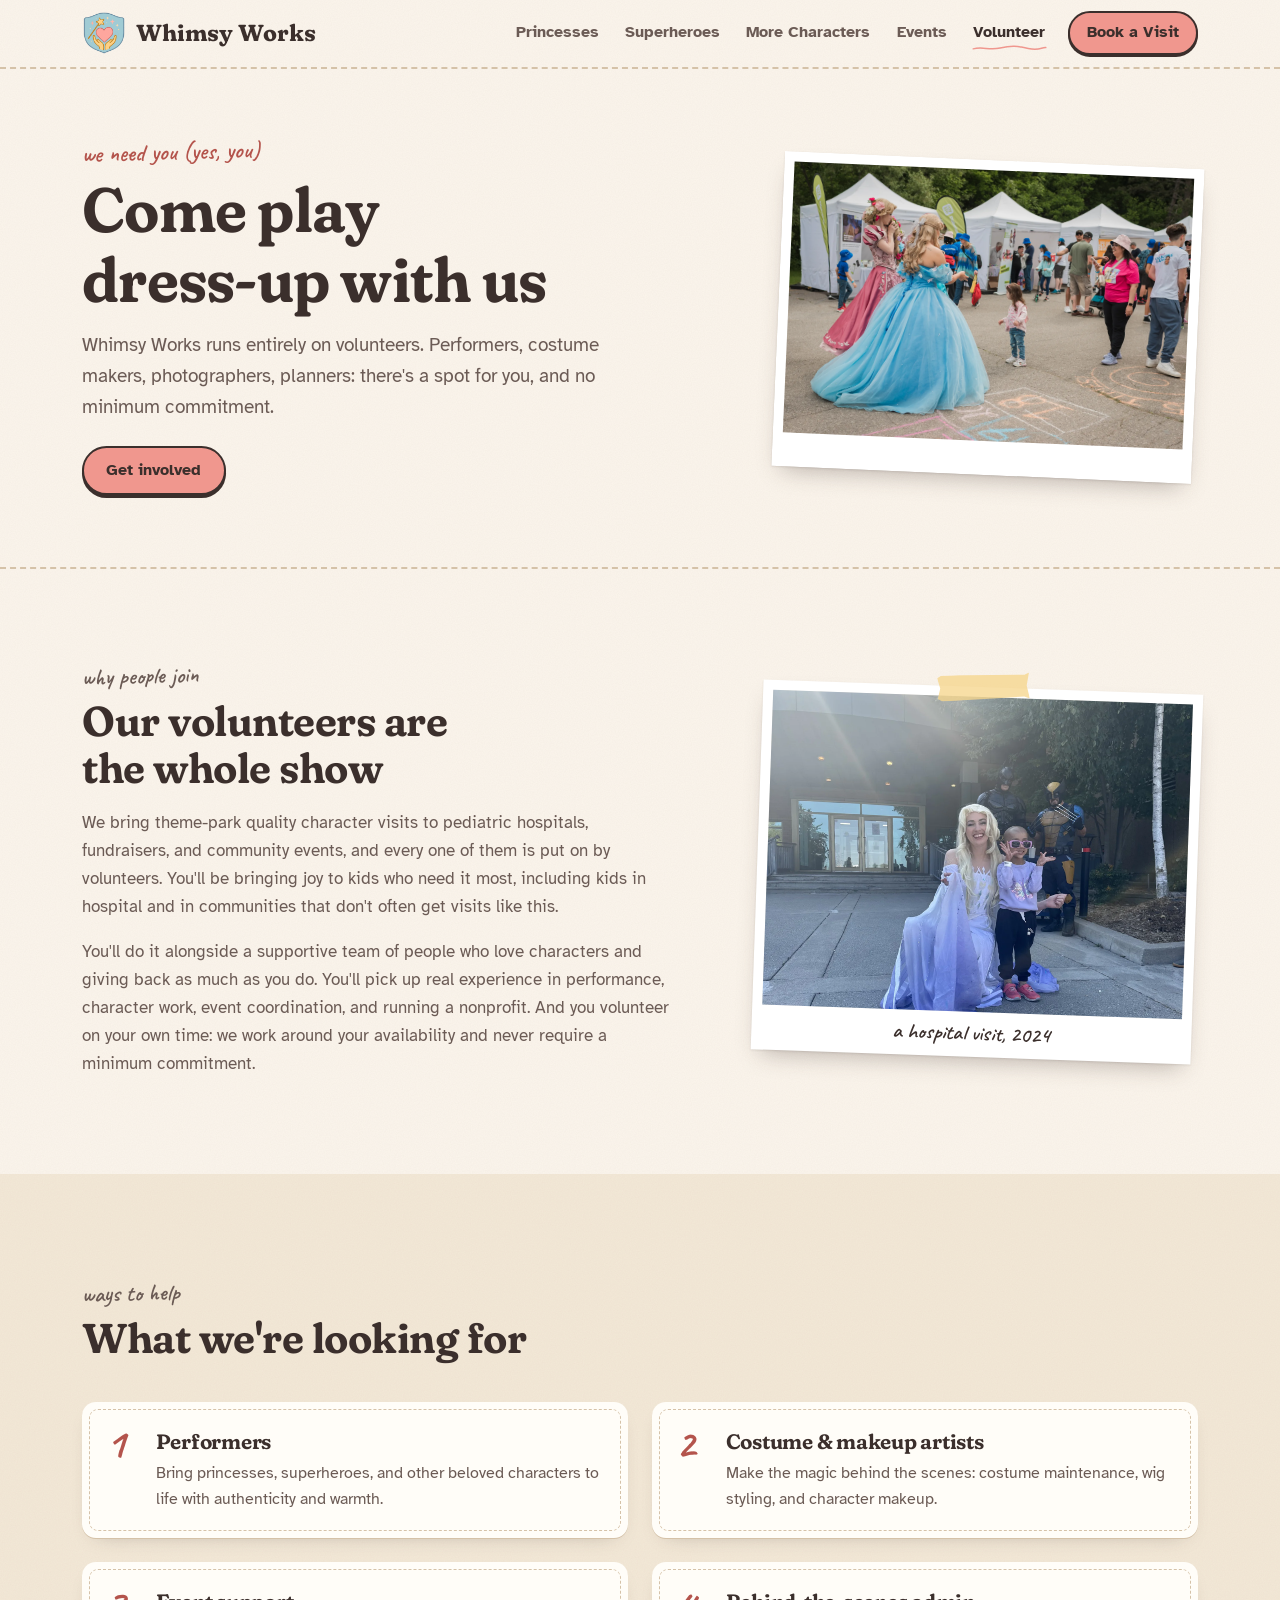
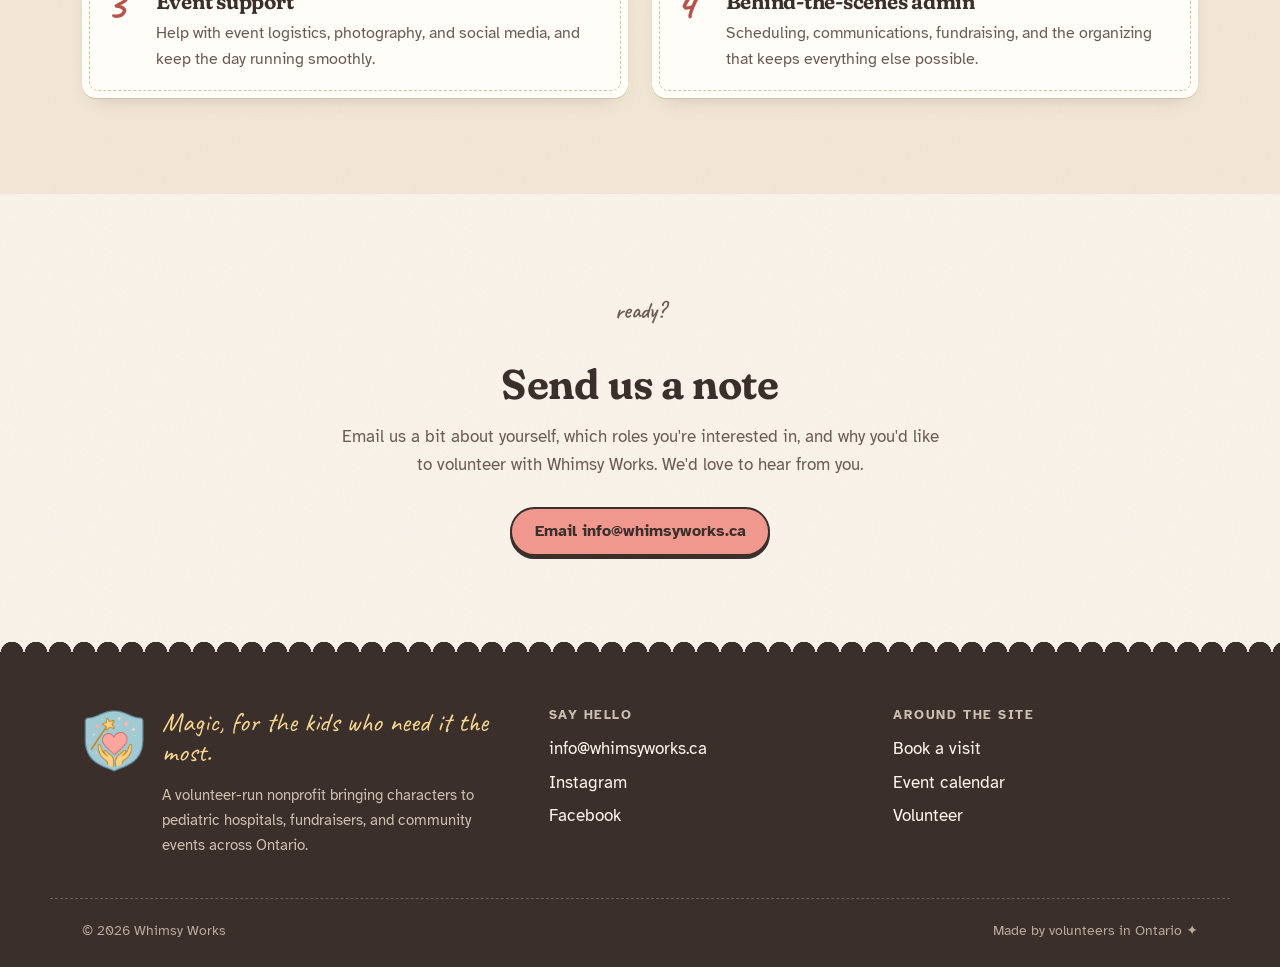
<file: volunteer.html>
<!DOCTYPE html>
<html lang="en">
<head>
    <meta charset="UTF-8">
    <meta name="viewport" content="width=device-width, initial-scale=1.0">
    <title>Volunteer - Whimsy Works</title>
    <link rel="icon" type="image/png" href="images/shield.webp">
    <meta name="description" content="Join our team of volunteer performers and bring magic to children in hospitals and at community events. Make a difference with Whimsy Works.">
    <link rel="stylesheet" href="styles.css?v=2026-11-23a">
    <link rel="preconnect" href="https://fonts.googleapis.com">
    <link rel="preconnect" href="https://fonts.gstatic.com" crossorigin>
    <link href="https://fonts.googleapis.com/css2?family=Atkinson+Hyperlegible:ital,wght@0,400;0,700;1,400&family=Caveat:wght@500..700&family=Fraunces:ital,opsz,wght,SOFT,WONK@0,9..144,400..800,0..100,0..1;1,9..144,400..800,0..100,0..1&display=swap" rel="stylesheet">
</head>
<body>
    <!-- Header -->
    <header class="header">
        <div class="header-container">
            <a href="index.html" class="logo"><img src="images/shield.webp" alt="" class="logo-img" width="44" height="44">Whimsy Works</a>
            <button class="mobile-menu-btn" aria-label="Menu" aria-expanded="false">
                <span class="bars" aria-hidden="true"><span></span><span></span><span></span></span><span class="menu-word">Menu</span>
            </button>
            <nav class="nav" aria-label="Main">
                <a href="princesses.html" class="nav-link">Princesses</a>
                <a href="superheros.html" class="nav-link">Superheroes</a>
                <a href="more-characters.html" class="nav-link">More Characters</a>
                <a href="events.html" class="nav-link">Events</a>
                <a href="volunteer.html" class="nav-link" aria-current="page">Volunteer</a>
                <a href="book.html" class="nav-link btn-primary">Book a Visit</a>
            </nav>
        </div>
    </header>

    <!-- Page Hero -->
    <section class="page-hero page-hero-volunteer">
        <div class="page-hero-content">
            <p class="kicker">we need you (yes, you)</p>
            <h1>Come play dress&#8209;up with us</h1>
            <p>Whimsy Works runs entirely on volunteers. Performers, costume makers, photographers, planners: there's a spot for you, and no minimum commitment.</p>
            <a href="#apply" class="btn btn-primary hero-cta">Get involved</a>
        </div>
        <img src="images/event-6.webp" alt="Cinderella and Rapunzel walking together at the Breakthrough T1D Toronto Walk" class="page-hero-bg">
    </section>

    <main>
        <!-- Why -->
        <section class="section">
            <div class="container vol-intro-grid">
                <div>
                    <p class="kicker">why people join</p>
                    <h2>Our volunteers are the whole show</h2>
                    <p>We bring theme-park quality character visits to pediatric hospitals, fundraisers, and community events, and every one of them is put on by volunteers. You'll be bringing joy to kids who need it most, including kids in hospital and in communities that don't often get visits like this.</p>
                    <p>You'll do it alongside a supportive team of people who love characters and giving back as much as you do. You'll pick up real experience in performance, character work, event coordination, and running a nonprofit. And you volunteer on your own time: we work around your availability and never require a minimum commitment.</p>
                </div>
                <figure class="snap taped vol-photo">
                    <img src="images/event-2.webp" alt="Elsa visiting the children's cancer wing at Trinity Memorial Hospital">
                    <figcaption>a hospital visit, 2024</figcaption>
                </figure>
            </div>
        </section>

        <!-- Roles -->
        <section class="section section-alt">
            <div class="container">
                <div class="section-head">
                    <p class="kicker">ways to help</p>
                    <h2>What we're looking for</h2>
                </div>
                <div class="roles">
                    <div class="role stitched">
                        <h3>Performers</h3>
                        <p>Bring princesses, superheroes, and other beloved characters to life with authenticity and warmth.</p>
                    </div>
                    <div class="role stitched">
                        <h3>Costume &amp; makeup artists</h3>
                        <p>Make the magic behind the scenes: costume maintenance, wig styling, and character makeup.</p>
                    </div>
                    <div class="role stitched">
                        <h3>Event support</h3>
                        <p>Help with event logistics, photography, and social media, and keep the day running smoothly.</p>
                    </div>
                    <div class="role stitched">
                        <h3>Behind-the-scenes admin</h3>
                        <p>Scheduling, communications, fundraising, and the organizing that keeps everything else possible.</p>
                    </div>
                </div>
            </div>
        </section>

        <!-- Apply -->
        <section class="section vol-apply" id="apply">
            <div class="container">
                <p class="kicker">ready?</p>
                <h2>Send us a note</h2>
                <p>Email us a bit about yourself, which roles you're interested in, and why you'd like to volunteer with Whimsy Works. We'd love to hear from you.</p>
                <a href="mailto:info@whimsyworks.ca?subject=Volunteer%20Application" class="btn btn-primary">Email info@whimsyworks.ca</a>
            </div>
        </section>
    </main>

    <!-- Footer -->
    <footer class="footer">
        <div class="container footer-inner">
            <div class="footer-brand">
                <img src="images/shield.webp" alt="" class="footer-shield" width="64" height="64">
                <div>
                    <p class="footer-tagline">Magic, for the kids who need it the most.</p>
                    <p class="footer-small">A volunteer-run nonprofit bringing characters to pediatric hospitals, fundraisers, and community events across Ontario.</p>
                </div>
            </div>
            <div class="footer-col">
                <h4>Say hello</h4>
                <ul>
                    <li><a href="mailto:info@whimsyworks.ca">info@whimsyworks.ca</a></li>
                    <li><a href="https://instagram.com/WhimsyWorking" target="_blank" rel="noopener">Instagram</a></li>
                    <li><a href="https://facebook.com/WhimsyWorking" target="_blank" rel="noopener">Facebook</a></li>
                </ul>
            </div>
            <div class="footer-col">
                <h4>Around the site</h4>
                <ul>
                    <li><a href="book.html">Book a visit</a></li>
                    <li><a href="events.html">Event calendar</a></li>
                    <li><a href="volunteer.html">Volunteer</a></li>
                </ul>
            </div>
        </div>
        <div class="container footer-bottom">
            <p>&copy; <span class="footer-year">2026</span> Whimsy Works</p>
            <p>Made by volunteers in Ontario ✦</p>
        </div>
    </footer>

    <script src="script.js?v=2026-11-23a"></script>
</body>
</html>
</file>
<file: styles.css>
/* =============================================
   WHIMSY WORKS — stylesheet
   ---------------------------------------------
   The look: a craft table. Warm paper, taped-up
   snapshots, stitched edges, handwritten notes.
   Colours come straight from the shield logo.
   ============================================= */

:root {
    /* Paper & ink */
    --paper: #FBF5EC;
    --paper-deep: #F3E8D7;
    --card: #FFFDF8;
    --ink: #3B2F2C;
    --ink-soft: #6B5B55;
    --line: #E6D8C4;
    --line-strong: #D5C2A8;

    /* From the shield */
    --sky: #A0CBD4;
    --sky-soft: #DCEBEE;
    --sky-deep: #4F7486;
    --coral: #F0978E;
    --coral-soft: #FCE1DC;
    --coral-deep: #B4544C;
    --butter: #F6D68E;
    --butter-soft: #FBEBC4;
    --butter-deep: #A9742A;
    --mauve: #7E5D74;
    --mauve-soft: #EDE3EA;

    --font-display: 'Fraunces', Georgia, 'Times New Roman', serif;
    --font-body: 'Atkinson Hyperlegible', system-ui, -apple-system, 'Segoe UI', sans-serif;
    --font-hand: 'Caveat', 'Comic Sans MS', cursive;

    --radius: 14px;
    --max-width: 1180px;
    --gutter: clamp(1rem, 4vw, 2rem);

    --shadow-photo: 0 1px 2px rgba(59, 47, 44, 0.10), 0 12px 24px -10px rgba(59, 47, 44, 0.35);

    /* Paper grain — a tiny inline SVG, so no extra request */
    --grain: url("data:image/svg+xml,%3Csvg xmlns='http://www.w3.org/2000/svg' width='180' height='180'%3E%3Cfilter id='n'%3E%3CfeTurbulence type='fractalNoise' baseFrequency='.85' numOctaves='2' stitchTiles='stitch'/%3E%3CfeColorMatrix values='0 0 0 0 .42 0 0 0 0 .33 0 0 0 0 .24 0 0 0 .07 0'/%3E%3C/filter%3E%3Crect width='100%25' height='100%25' filter='url(%23n)'/%3E%3C/svg%3E");
    /* Hand-drawn underline */
    --squiggle: url("data:image/svg+xml,%3Csvg xmlns='http://www.w3.org/2000/svg' viewBox='0 0 200 14' preserveAspectRatio='none'%3E%3Cpath d='M3 9 C 30 3, 45 13, 75 7 S 120 2, 150 8 S 185 5, 197 6' fill='none' stroke='%23F0978E' stroke-width='3.5' stroke-linecap='round'/%3E%3C/svg%3E");
}

/* ---------- Base ---------- */
*, *::before, *::after { box-sizing: border-box; margin: 0; padding: 0; }

html { scroll-behavior: smooth; -webkit-text-size-adjust: 100%; }

body {
    font-family: var(--font-body);
    font-size: 1.0625rem;
    line-height: 1.65;
    color: var(--ink);
    background: var(--paper) var(--grain);
    overflow-x: hidden;
}

img { max-width: 100%; height: auto; display: block; }

a { color: var(--mauve); text-decoration-thickness: 1.5px; text-underline-offset: 3px; }
a:hover { color: var(--coral-deep); }

h1, h2, h3, h4 {
    font-family: var(--font-display);
    font-variation-settings: "SOFT" 100, "WONK" 1;
    font-weight: 650;
    line-height: 1.12;
    letter-spacing: -0.012em;
    color: var(--ink);
    text-wrap: balance;
}

h1 { font-size: clamp(2.3rem, 5.5vw, 3.9rem); }
h2 { font-size: clamp(1.8rem, 3.6vw, 2.6rem); }
h3 { font-size: 1.3rem; }

p + p { margin-top: 1em; }

strong { font-weight: 700; }

:focus-visible { outline: 3px solid var(--sky-deep); outline-offset: 3px; border-radius: 4px; }

[id] { scroll-margin-top: 96px; }

.container {
    width: 100%;
    max-width: var(--max-width);
    margin: 0 auto;
    padding: 0 var(--gutter);
}

/* ---------- Little reusable bits ---------- */

/* Handwritten note text */
.hand,
.kicker {
    font-family: var(--font-hand);
    font-weight: 600;
    line-height: 1.15;
}

.kicker {
    font-size: 1.45rem;
    color: var(--coral-deep);
    margin-bottom: 0.4rem;
    transform: rotate(-1.5deg);
    transform-origin: left;
}

.squiggle {
    background: var(--squiggle) no-repeat left bottom / 100% 0.38em;
    padding-bottom: 0.12em;
}

.section-head { max-width: 640px; margin-bottom: 2.5rem; }
.section-head p { color: var(--ink-soft); margin-top: 0.75rem; }
.section-head.center { margin-left: auto; margin-right: auto; text-align: center; }
.section-head.center .kicker { transform-origin: center; }

/* Polaroid-style snapshot */
.snap {
    position: relative;
    background: #fff;
    padding: 10px 10px 0;
    box-shadow: var(--shadow-photo);
    transform: rotate(var(--tilt, 0deg));
}

.snap img {
    width: 100%;
    aspect-ratio: var(--ratio, 4 / 5);
    object-fit: cover;
    object-position: var(--focus, center top);
    background: var(--paper-deep);
}

.snap figcaption {
    font-family: var(--font-hand);
    font-size: 1.35rem;
    font-weight: 600;
    line-height: 1.15;
    color: var(--ink);
    text-align: center;
    padding: 0.55rem 0.4rem 0.7rem;
}

/* Washi tape */
.taped::before {
    content: "";
    position: absolute;
    z-index: 3;
    top: -13px;
    left: 50%;
    width: 92px;
    height: 26px;
    transform: translateX(-50%) rotate(var(--tape-tilt, -4deg));
    background: rgba(246, 214, 142, 0.78);
    clip-path: polygon(0 10%, 5% 0, 95% 8%, 100% 0, 97% 50%, 100% 100%, 94% 92%, 5% 100%, 0 90%, 3% 50%);
}
.taped.tape-sky::before { background: rgba(160, 203, 212, 0.8); }
.taped.tape-coral::before { background: rgba(240, 151, 142, 0.7); }

/* Stitched card: a dashed "seam" just inside the edge */
.stitched {
    position: relative;
    background: var(--card);
    border-radius: var(--radius);
    box-shadow: 0 1px 0 var(--line-strong), 0 8px 20px -14px rgba(59, 47, 44, 0.4);
}
.stitched::after {
    content: "";
    position: absolute;
    inset: 7px;
    border: 1.5px dashed var(--line-strong);
    border-radius: calc(var(--radius) - 5px);
    pointer-events: none;
}

/* ---------- Buttons ---------- */
.btn {
    display: inline-flex;
    align-items: center;
    justify-content: center;
    gap: 0.5rem;
    font-family: var(--font-body);
    font-weight: 700;
    font-size: 1rem;
    line-height: 1.2;
    padding: 0.8rem 1.4rem;
    border-radius: 999px;
    border: 2px solid var(--ink);
    background: var(--card);
    color: var(--ink);
    text-decoration: none;
    box-shadow: 0 3px 0 var(--ink);
    cursor: pointer;
    transition: transform 0.12s ease, box-shadow 0.12s ease, background-color 0.15s ease;
}
.btn:hover { color: var(--ink); transform: translateY(-1px); box-shadow: 0 4px 0 var(--ink); }
.btn:active { transform: translateY(2px); box-shadow: 0 1px 0 var(--ink); }
.btn:disabled { opacity: 0.6; cursor: wait; }

.btn-primary, .btn-hero { background: var(--coral); }
.btn-primary:hover, .btn-hero:hover { background: #F4A8A0; }
.btn-secondary { background: var(--sky); }
.btn-secondary:hover { background: #B3D6DE; }
.btn-butter { background: var(--butter); }
.btn-outline, .btn-outline-dark, .btn-ghost { background: transparent; }
.btn-outline:hover, .btn-outline-dark:hover, .btn-ghost:hover { background: var(--card); }
.btn-full { width: 100%; }
.btn-sm { padding: 0.5rem 1rem; font-size: 0.92rem; }

.btn-row { display: flex; flex-wrap: wrap; gap: 0.9rem; align-items: center; }

/* ---------- Header ---------- */
.header {
    position: sticky;
    top: 0;
    z-index: 100;
    background: var(--paper) var(--grain);
    border-bottom: 2px dashed var(--line-strong);
}

.header-container {
    display: flex;
    align-items: center;
    justify-content: space-between;
    gap: 1rem;
    max-width: var(--max-width);
    margin: 0 auto;
    padding: 0.7rem var(--gutter);
}

.logo {
    display: flex;
    align-items: center;
    gap: 0.6rem;
    font-family: var(--font-display);
    font-variation-settings: "SOFT" 100, "WONK" 1;
    font-size: 1.45rem;
    font-weight: 700;
    color: var(--ink);
    text-decoration: none;
    white-space: nowrap;
}
.logo:hover { color: var(--ink); }
.logo-img { width: 44px; height: 44px; transition: transform 0.3s ease; }
.logo:hover .logo-img { transform: rotate(-8deg); }

.nav { display: flex; align-items: center; gap: 0.25rem; }

.nav-link {
    position: relative;
    font-weight: 700;
    font-size: 0.98rem;
    color: var(--ink-soft);
    text-decoration: none;
    padding: 0.45rem 0.7rem;
    border-radius: 8px;
}
.nav-link:hover { color: var(--ink); }
.nav-link[aria-current="page"] { color: var(--ink); }
.nav-link:not(.btn-primary)[aria-current="page"]::after,
.nav-link:not(.btn-primary):hover::after {
    content: "";
    position: absolute;
    left: 0.6rem;
    right: 0.6rem;
    bottom: 0.15rem;
    height: 0.4em;
    background: var(--squiggle) no-repeat center / 100% 100%;
}

.nav .btn-primary {
    margin-left: 0.5rem;
    color: var(--ink);
    background: var(--coral);
    border: 2px solid var(--ink);
    border-radius: 999px;
    padding: 0.45rem 1.05rem;
    box-shadow: 0 2px 0 var(--ink);
}
.nav .btn-primary:hover { background: #F4A8A0; }

.mobile-menu-btn {
    -webkit-appearance: none;
    appearance: none;
    display: none;
    align-items: center;
    gap: 0.55rem;
    padding: 0.55rem 1rem 0.55rem 0.85rem;
    background: var(--butter-soft);
    color: var(--ink);
    border: 2px solid var(--ink);
    border-radius: 999px;
    box-shadow: 0 3px 0 var(--ink);
    font-size: 0.95rem;
    font-weight: 700;
    line-height: 1;
    font-family: inherit;
    cursor: pointer;
}
.mobile-menu-btn:active { transform: translateY(2px); box-shadow: 0 1px 0 var(--ink); }
.mobile-menu-btn .bars {
    display: flex;
    flex-direction: column;
    gap: 4px;
    width: 18px;
}
.mobile-menu-btn .bars span {
    display: block;
    height: 2.5px;
    background: var(--ink);
    border-radius: 2px;
    transition: transform 0.25s ease, opacity 0.2s ease;
}
.mobile-menu-btn.active .bars span:nth-child(1) { transform: translateY(6.5px) rotate(45deg); }
.mobile-menu-btn.active .bars span:nth-child(2) { opacity: 0; }
.mobile-menu-btn.active .bars span:nth-child(3) { transform: translateY(-6.5px) rotate(-45deg); }

@media (max-width: 960px) {
    .mobile-menu-btn { display: flex; }
    .nav {
        display: none;
        position: absolute;
        top: 100%;
        left: 0;
        right: 0;
        flex-direction: column;
        align-items: stretch;
        gap: 0;
        padding: 0.5rem var(--gutter) 1.25rem;
        background: var(--paper) var(--grain);
        border-bottom: 2px dashed var(--line-strong);
        box-shadow: 0 14px 20px -16px rgba(59, 47, 44, 0.35);
    }
    .nav.active { display: flex; }
    .nav-link { padding: 0.8rem 0.25rem; font-size: 1.1rem; border-bottom: 1px dashed var(--line); border-radius: 0; }
    .nav-link:not(.btn-primary)[aria-current="page"]::after,
    .nav-link:not(.btn-primary):hover::after { display: none; }
    .nav-link[aria-current="page"] { color: var(--coral-deep); }
    .nav .btn-primary { margin: 1rem 0 0; text-align: center; border-bottom: 2px solid var(--ink); }
}

/* ---------- Footer ---------- */
.footer {
    margin-top: 0;
    background: var(--ink);
    color: #EFE6DA;
    padding: 3.5rem 0 1.5rem;
    position: relative;
}
/* scalloped top edge, like a bunting / pinking-shear cut */
.footer::before {
    content: "";
    position: absolute;
    top: -11px;
    left: 0;
    right: 0;
    height: 12px;
    background: radial-gradient(circle at 12px 12px, var(--ink) 11px, transparent 11.5px) repeat-x;
    background-size: 24px 12px;
}

.footer-inner {
    display: grid;
    grid-template-columns: 1.4fr 1fr 1fr;
    gap: 2.5rem;
}

.footer-brand { display: flex; gap: 1rem; align-items: flex-start; }
.footer-shield { width: 64px; height: auto; flex-shrink: 0; }
.footer-tagline {
    font-family: var(--font-hand);
    font-size: 1.7rem;
    line-height: 1.1;
    color: var(--butter);
    margin-bottom: 0.5rem;
}
.footer-small { color: #CDBFB0; font-size: 0.95rem; }

.footer h4 {
    font-family: var(--font-body);
    font-size: 0.8rem;
    letter-spacing: 0.12em;
    text-transform: uppercase;
    color: #CDBFB0;
    margin-bottom: 0.8rem;
}
.footer-col ul { list-style: none; display: grid; gap: 0.35rem; }
.footer a { color: #FFF7EC; text-decoration: none; }
.footer a:hover { color: var(--butter); text-decoration: underline; }

.footer-bottom {
    margin-top: 2.5rem;
    padding-top: 1.25rem;
    border-top: 1.5px dashed rgba(239, 230, 218, 0.25);
    font-size: 0.88rem;
    color: #B8A999;
    display: flex;
    flex-wrap: wrap;
    justify-content: space-between;
    gap: 0.5rem;
}
.footer-bottom p + p { margin-top: 0; }

@media (max-width: 820px) {
    .footer-inner { grid-template-columns: 1fr 1fr; }
    .footer-brand { grid-column: 1 / -1; }
}
@media (max-width: 480px) {
    .footer-inner { grid-template-columns: 1fr; }
}

/* =============================================
   HOMEPAGE
   ============================================= */
.section { padding: clamp(3.5rem, 8vw, 6rem) 0; }
.section-alt { background: var(--paper-deep) var(--grain); }

/* ---------- Hero ---------- */
.home-hero { padding: clamp(2.5rem, 6vw, 4.5rem) 0 clamp(3.5rem, 8vw, 6rem); overflow: hidden; }

.home-hero-grid {
    display: grid;
    grid-template-columns: 1.08fr 1fr;
    gap: clamp(2rem, 5vw, 4rem);
    align-items: center;
}

.home-hero h1 { margin-bottom: 1.25rem; }
.home-hero .lede { font-size: 1.2rem; color: var(--ink-soft); max-width: 34rem; margin-bottom: 2rem; }

.hero-note {
    margin-top: 2rem;
    display: inline-flex;
    gap: 0.6rem;
    align-items: flex-start;
    max-width: 30rem;
    padding: 0.8rem 1rem;
    background: var(--butter-soft);
    border-radius: 6px;
    transform: rotate(-0.8deg);
    box-shadow: 0 6px 14px -10px rgba(59, 47, 44, 0.45);
    font-size: 0.97rem;
}
.hero-note .hand { font-size: 1.35rem; color: var(--butter-deep); line-height: 1; }

.photo-pile {
    position: relative;
    min-height: 580px;
}
.photo-pile .snap { position: absolute; }
.photo-pile .pile-a { width: 60%; right: 2%; top: 0; --tilt: 3deg; --ratio: 3 / 4; z-index: 3; }
.photo-pile .pile-b { width: 56%; left: 0; bottom: 0; --tilt: -5deg; --ratio: 4 / 3; --focus: center 30%; z-index: 2; }
.photo-pile .doodle {
    position: absolute;
    left: 6%;
    top: 6%;
    width: 78px;
    color: var(--coral);
    transform: rotate(-12deg);
}

@media (max-width: 860px) {
    .home-hero-grid { grid-template-columns: 1fr; }
    .photo-pile { min-height: 0; display: grid; grid-template-columns: 1fr 1fr; gap: 1rem; margin-top: 1rem; }
    .photo-pile .snap { position: relative; width: auto; left: auto; right: auto; top: auto; bottom: auto; }
    .photo-pile .pile-b { margin-top: 2.5rem; }
    .photo-pile .doodle { display: none; }
}

/* ---------- Our story ---------- */
.story-grid {
    display: grid;
    grid-template-columns: 0.85fr 1.15fr;
    gap: clamp(2rem, 6vw, 5rem);
    align-items: center;
}
.story-photo { --tilt: -2.5deg; --ratio: 4 / 3; --focus: center 35%; max-width: 480px; }
/* Front-hall mirror: one snapshot that flips through outfits */
.story-photo.mirror { width: 100%; max-width: 400px; padding-bottom: 2.75rem; }
.mirror-frame {
    -webkit-appearance: none;
    appearance: none;
    -webkit-tap-highlight-color: transparent;
    position: relative;
    display: block;
    width: 100%;
    aspect-ratio: 3 / 4;
    padding: 0;
    border: 0;
    background: var(--paper-deep);
    cursor: pointer;
}
.mirror-frame:focus-visible { outline: 3px solid var(--coral-deep); outline-offset: 4px; }
.mirror-frame img {
    position: absolute;
    inset: 0;
    height: 100%;
    aspect-ratio: auto;
    opacity: 0;
    transition: opacity 0.35s ease;
}
.mirror-frame img.is-on { opacity: 1; }
.story-text h2 { margin-bottom: 1.25rem; }
.story-text p { color: var(--ink-soft); }

.big-stat {
    display: flex;
    gap: 1.1rem;
    align-items: center;
    margin-top: 2rem;
    padding: 1.25rem 1.5rem;
}
.big-stat .num {
    font-family: var(--font-display);
    font-variation-settings: "SOFT" 100, "WONK" 1;
    font-size: 3.4rem;
    font-weight: 750;
    line-height: 1;
    color: var(--coral-deep);
    position: relative;
    padding: 0.2rem 0.5rem;
}
/* hand-drawn circle around the number */
.big-stat .num::after {
    content: "";
    position: absolute;
    inset: -0.35rem -0.4rem;
    border: 2.5px solid var(--coral);
    border-radius: 52% 48% 55% 45% / 55% 50% 50% 45%;
    transform: rotate(-6deg);
}
.big-stat p { color: var(--ink); margin: 0; font-size: 1.02rem; }

@media (max-width: 820px) {
    .story-grid { grid-template-columns: 1fr; }
    .story-photo { margin: 0 auto; }
    .big-stat { flex-direction: column; align-items: flex-start; }
}

/* ---------- Scrapbook ---------- */
.scrapbook {
    display: flex;
    flex-wrap: wrap;
    justify-content: center;
    gap: 2.75rem 2rem;
    align-items: flex-start;
}
.scrapbook .snap { --ratio: 4 / 3; flex: 0 1 calc((100% - 4rem) / 3); min-width: 270px; }
.scrapbook .snap:nth-child(3n+1) { --tilt: -2deg; --tape-tilt: -6deg; }
.scrapbook .snap:nth-child(3n+2) { --tilt: 1.5deg; --tape-tilt: 3deg; margin-top: 1.5rem; }
.scrapbook .snap:nth-child(3n)   { --tilt: -0.75deg; --tape-tilt: -2deg; }
.scrapbook .snap figcaption small {
    display: block;
    font-family: var(--font-body);
    font-size: 0.9rem;
    font-weight: 400;
    line-height: 1.45;
    color: var(--ink-soft);
    text-align: left;
    margin-top: 0.35rem;
}
.scrapbook-foot { margin-top: 3rem; text-align: center; }

/* ---------- Notes from families ---------- */
.notes-grid {
    display: grid;
    grid-template-columns: 1fr 1fr;
    gap: 2.5rem;
    max-width: 960px;
    margin: 0 auto;
}
.note {
    position: relative;
    padding: 2.25rem 2rem 1.75rem;
    background: var(--card);
    /* ruled notebook paper */
    background-image: repeating-linear-gradient(to bottom, transparent 0, transparent 31px, rgba(160, 203, 212, 0.45) 31px, rgba(160, 203, 212, 0.45) 32px);
    background-position: 0 14px;
    box-shadow: var(--shadow-photo);
    transform: rotate(var(--tilt, -1deg));
}
.note:nth-child(2) { --tilt: 1.2deg; }
.note blockquote {
    font-family: var(--font-display);
    font-variation-settings: "SOFT" 100;
    font-style: italic;
    font-size: 1.22rem;
    line-height: 32px;
    color: var(--ink);
}
.note cite {
    display: block;
    margin-top: 1rem;
    font-family: var(--font-hand);
    font-style: normal;
    font-size: 1.4rem;
    color: var(--mauve);
}
@media (max-width: 760px) { .notes-grid { grid-template-columns: 1fr; } }

/* ---------- Characters ---------- */
.cast-grid {
    display: grid;
    grid-template-columns: repeat(3, 1fr);
    gap: 2.5rem 2rem;
}
.cast-card { text-decoration: none; color: inherit; display: block; }
.cast-card .snap { --ratio: 4 / 5; transition: transform 0.25s ease; }
.cast-card:nth-child(1) .snap { --tilt: -2deg; }
.cast-card:nth-child(2) .snap { --tilt: 1.5deg; }
.cast-card:nth-child(3) .snap { --tilt: -1deg; }
.cast-card:hover .snap { transform: rotate(0deg) translateY(-4px); }
.cast-card h3 { margin-top: 1.25rem; }
.cast-card p { color: var(--ink-soft); margin-top: 0.35rem; font-size: 1rem; }
.cast-card .more { display: inline-block; margin-top: 0.5rem; font-weight: 700; color: var(--mauve); }
.cast-card:hover .more { color: var(--coral-deep); }

.custom-note {
    margin: 3.5rem auto 0;
    max-width: 640px;
    padding: 1.5rem 1.75rem;
    background: var(--sky-soft);
    border-radius: 6px;
    transform: rotate(-0.6deg);
    box-shadow: 0 8px 18px -12px rgba(59, 47, 44, 0.45);
    text-align: center;
}
.custom-note .hand { font-size: 1.7rem; color: var(--sky-deep); display: block; margin-bottom: 0.25rem; }

@media (max-width: 860px) { .cast-grid { grid-template-columns: 1fr 1fr; } }
@media (max-width: 540px) { .cast-grid { grid-template-columns: 1fr; max-width: 360px; margin: 0 auto; } }

/* Phones: the scrapbook and cast become swipeable strips instead of a long stack */
@media (max-width: 600px) {
    .scrapbook,
    .cast-grid {
        display: flex;
        flex-wrap: nowrap;
        justify-content: flex-start;
        gap: 1.25rem;
        max-width: none;
        margin: 0 calc(-1 * var(--gutter));
        padding: 1.5rem var(--gutter) 1.75rem;
        overflow-x: auto;
        scroll-snap-type: x mandatory;
        scroll-padding: 0 var(--gutter);
        scrollbar-width: none;
        -webkit-overflow-scrolling: touch;
    }
    .scrapbook::-webkit-scrollbar,
    .cast-grid::-webkit-scrollbar { display: none; }
    .scrapbook > *,
    .scrapbook .snap,
    .cast-grid > * {
        flex: 0 0 80%;
        min-width: 0;
        scroll-snap-align: start;
    }
    .scrapbook .snap:nth-child(3n+2) { margin-top: 0; }
}

/* ---------- Who pays for what ---------- */
.ways-grid {
    display: grid;
    grid-template-columns: repeat(4, 1fr);
    gap: 1.25rem;
}
.way { padding: 1.75rem 1.5rem 1.6rem; }
.way .tag {
    display: inline-block;
    font-family: var(--font-hand);
    font-size: 1.35rem;
    font-weight: 700;
    line-height: 1;
    padding: 0.35rem 0.7rem 0.3rem;
    border-radius: 6px;
    margin-bottom: 0.9rem;
    transform: rotate(-2deg);
}
.tag-free { background: var(--sky-soft); color: var(--sky-deep); }
.tag-discount { background: var(--butter-soft); color: var(--butter-deep); }
.tag-paid { background: var(--coral-soft); color: var(--coral-deep); }
.way h3 { font-size: 1.15rem; margin-bottom: 0.5rem; }
.way p { font-size: 0.98rem; color: var(--ink-soft); }
.ways-foot { margin-top: 2.5rem; display: flex; justify-content: center; }

@media (max-width: 960px) { .ways-grid { grid-template-columns: 1fr 1fr; } }
@media (max-width: 540px) { .ways-grid { grid-template-columns: 1fr; } }

/* ---------- Friends / partners ---------- */
.friends {
    padding: 3rem 0 3.5rem;
    border-top: 2px dashed var(--line-strong);
    border-bottom: 2px dashed var(--line-strong);
}
.friends h2 { font-family: var(--font-hand); font-size: 2rem; font-weight: 700; text-align: center; color: var(--ink-soft); margin-bottom: 1.5rem; }
.friends-row {
    display: flex;
    flex-wrap: wrap;
    justify-content: center;
    align-items: center;
    gap: 1.5rem 3rem;
}
.friends-row img {
    height: 64px;
    width: auto;
    max-width: 210px;
    object-fit: contain;
    mix-blend-mode: multiply;
    filter: saturate(0.85);
}
.friends-row img.square { height: 80px; border-radius: 10px; mix-blend-mode: normal; }

/* ---------- Join us ---------- */
.join-grid {
    display: grid;
    grid-template-columns: 1fr 1.1fr;
    gap: clamp(2rem, 5vw, 4rem);
    align-items: center;
}
.join-art img { mix-blend-mode: multiply; width: 100%; }
.join-text p { color: var(--ink-soft); margin: 1rem 0 1.75rem; }
@media (max-width: 820px) {
    .join-grid { grid-template-columns: 1fr; }
    .join-art { order: 2; }
}

/* =============================================
   SUBPAGES — shared page header
   ============================================= */
.page-hero {
    display: grid;
    grid-template-columns: 1.2fr 0.8fr;
    align-items: center;
    gap: clamp(1.5rem, 5vw, 4rem);
    padding: clamp(2.5rem, 6vw, 4.5rem) max(var(--gutter), calc((100% - var(--max-width)) / 2 + var(--gutter)));
    border-bottom: 2px dashed var(--line-strong);
}
.page-hero-overlay { display: none; }
.page-hero-content h1 { margin-bottom: 0.9rem; }
.page-hero-content p { font-size: 1.18rem; color: var(--ink-soft); max-width: 36rem; }
.page-hero-content p.kicker { font-size: 1.5rem; color: var(--coral-deep); }
.page-hero-content .kicker + h1 { margin-top: 0.25rem; }

.page-hero-bg {
    width: 100%;
    max-width: 420px;
    justify-self: center;
    aspect-ratio: 4 / 3;
    object-fit: cover;
    object-position: center 30%;
    background: #fff;
    padding: 10px 10px 34px;
    box-shadow: var(--shadow-photo);
    transform: rotate(2.5deg);
}
/* when there's no photo, let the words have the room */
.page-hero:not(:has(.page-hero-bg)) { grid-template-columns: 1fr; }

.hero-cta { margin-top: 1.5rem; }

@media (max-width: 760px) {
    .page-hero { grid-template-columns: 1fr; }
    .page-hero-bg { max-width: 340px; }
}

/* =============================================
   CHARACTER GALLERIES
   ============================================= */
.character-gallery-page { padding: clamp(3rem, 7vw, 5rem) 0; }

.character-card-wrapper,
.character-gallery-page .container > .character-card {
    margin-bottom: 3.5rem;
}
.character-card-wrapper:last-child,
.character-gallery-page .container > .character-card:last-child { margin-bottom: 0; }

.character-card {
    display: grid;
    grid-template-columns: minmax(0, 5fr) minmax(0, 7fr);
    gap: clamp(1.75rem, 5vw, 3.5rem);
    align-items: center;
}
.character-card.reverse { direction: ltr; }

.character-image {
    position: relative;
    background: #fff;
    padding: 10px 10px 30px;
    box-shadow: var(--shadow-photo);
    transform: rotate(var(--tilt, -1.5deg));
}
.character-gallery-page .container > :nth-child(even) .character-image,
.character-gallery-page .container > .character-card:nth-child(even) .character-image { --tilt: 1.5deg; }

.character-image::before {
    content: "";
    position: absolute;
    z-index: 3;
    top: -12px;
    left: 50%;
    width: 88px;
    height: 24px;
    transform: translateX(-50%) rotate(-3deg);
    background: rgba(246, 214, 142, 0.78);
    clip-path: polygon(0 10%, 5% 0, 95% 8%, 100% 0, 97% 50%, 100% 100%, 94% 92%, 5% 100%, 0 90%, 3% 50%);
}
.character-gallery-page .container > :nth-child(3n+2) .character-image::before { background: rgba(160, 203, 212, 0.8); }
.character-gallery-page .container > :nth-child(3n) .character-image::before { background: rgba(240, 151, 142, 0.7); }

.character-image img,
.card-slide {
    width: 100%;
    aspect-ratio: 4 / 5;
    object-fit: cover;
    object-position: center top;
    background: var(--paper-deep);
}

.card-slideshow { position: relative; }
.card-slide { display: none; cursor: pointer; }
.card-slide.active { display: block; }

.card-slide-btn,
.expand-slide-btn {
    position: absolute;
    top: calc(50% - 10px);
    transform: translateY(-50%);
    width: 36px;
    height: 36px;
    display: flex;
    align-items: center;
    justify-content: center;
    background: var(--card);
    color: var(--ink);
    border: 2px solid var(--ink);
    border-radius: 50%;
    font-size: 0.9rem;
    line-height: 1;
    cursor: pointer;
    z-index: 4;
    box-shadow: 0 2px 0 var(--ink);
}
.card-slide-btn:hover,
.expand-slide-btn:hover { background: var(--butter); }
.card-slide-prev, .expand-slide-prev { left: 18px; }
.card-slide-next, .expand-slide-next { right: 18px; }

.character-info h2 { font-size: clamp(1.7rem, 3vw, 2.2rem); }
.character-subtitle {
    font-family: var(--font-hand);
    font-size: 1.6rem;
    font-weight: 700;
    color: var(--coral-deep);
    line-height: 1.1;
    margin: 0.2rem 0 0.9rem;
}
.character-subtitle:empty { display: none; }
.character-info > p:not(.character-subtitle) { color: var(--ink-soft); margin-bottom: 1.5rem; }

/* Expand panels (princesses) */
.see-more-btn { background: var(--card); }

.character-expand {
    max-height: 0;
    overflow: hidden;
    opacity: 0;
    transition: max-height 0.55s ease, opacity 0.35s ease;
}
.character-expand.open { opacity: 1; }

.expand-inner {
    position: relative;
    margin: 2.25rem 0 0.5rem;
    padding: 2rem;
    display: grid;
    grid-template-columns: 1fr 1fr;
    gap: 2.5rem;
    align-items: start;
    background: var(--paper-deep);
    border-radius: var(--radius);
}
.expand-inner::after {
    content: "";
    position: absolute;
    inset: 7px;
    border: 1.5px dashed var(--line-strong);
    border-radius: calc(var(--radius) - 5px);
    pointer-events: none;
}

.expand-gallery { position: relative; min-height: 200px; background: #fff; padding: 8px; box-shadow: var(--shadow-photo); }
.expand-slide { display: none; width: 100%; height: 100%; object-fit: cover; object-position: top; cursor: pointer; }
.expand-slide.active { display: block; }

.expand-details { display: grid; gap: 1.25rem; align-content: start; }
.expand-details .btn { justify-self: start; }
.expand-section { width: 100%; }
.expand-section h3 {
    font-family: var(--font-hand);
    font-size: 1.7rem;
    font-weight: 700;
    color: var(--mauve);
    margin-bottom: 0.3rem;
}
.expand-list { list-style: none; display: grid; gap: 0.2rem; }
.expand-list li { position: relative; padding-left: 1.3rem; color: var(--ink); }
.expand-list li::before { content: "✦"; position: absolute; left: 0; top: 0.05em; color: var(--coral); font-size: 0.85em; }

/* Outfit switcher */
.outfit-section { display: flex; flex-direction: column; align-items: center; text-align: center; }
.outfit-preview-stack { position: relative; width: 240px; height: 240px; margin: 0.5rem auto 0.75rem; }
.outfit-preview {
    position: absolute;
    top: 0;
    left: 0;
    width: 240px;
    height: 240px;
    object-fit: contain;
    filter: grayscale(1) opacity(0.4);
    transition: filter 0.3s ease;
    cursor: pointer;
}
.outfit-preview.active { filter: drop-shadow(0 8px 12px rgba(59, 47, 44, 0.3)); }

.outfit-buttons { display: flex; flex-wrap: wrap; justify-content: center; gap: 0.45rem; }
.outfit-btn {
    font-family: var(--font-body);
    font-weight: 700;
    font-size: 0.88rem;
    padding: 0.35rem 0.85rem;
    color: var(--ink);
    background: var(--card);
    border: 1.5px solid var(--ink);
    border-radius: 999px;
    cursor: pointer;
}
.outfit-btn:hover { background: var(--butter-soft); }
.outfit-btn.active { background: var(--butter); box-shadow: 0 2px 0 var(--ink); }

.outfit-recommendation {
    margin-top: 1rem;
    font-size: 0.95rem;
    text-align: left;
    padding: 0.7rem 0.9rem;
    background: var(--sky-soft);
    border-radius: 6px;
}

@media (max-width: 760px) {
    .character-card { grid-template-columns: 1fr; }
    .character-image { max-width: 380px; width: 100%; margin: 0 auto; }
    .expand-inner { grid-template-columns: 1fr; padding: 1.75rem 1.25rem; }
}

/* "Explore more" at the bottom of gallery pages */
.character-nav-section { padding: clamp(3rem, 7vw, 5rem) 0; background: var(--paper-deep) var(--grain); text-align: center; }
.character-nav-section h2 { margin-bottom: 2.5rem; }
.character-nav-grid {
    display: grid;
    grid-template-columns: 1fr 1fr;
    gap: 2.5rem;
    max-width: 720px;
    margin: 0 auto;
}
.character-nav-card {
    display: block;
    background: #fff;
    padding: 10px 10px 0;
    box-shadow: var(--shadow-photo);
    color: var(--ink);
    text-decoration: none;
    transform: rotate(-1.5deg);
    transition: transform 0.25s ease;
}
.character-nav-card:nth-child(2) { transform: rotate(1.5deg); }
.character-nav-card:hover { transform: rotate(0) translateY(-4px); color: var(--ink); }
.character-nav-card img { width: 100%; aspect-ratio: 4 / 3; object-fit: cover; object-position: top; }
.character-nav-label { padding: 0.75rem 0.5rem 0.9rem; }
.character-nav-label h3 { font-family: var(--font-hand); font-size: 1.7rem; font-weight: 700; }
.character-nav-label span { font-weight: 700; color: var(--mauve); font-size: 0.95rem; }
@media (max-width: 600px) { .character-nav-grid { grid-template-columns: 1fr; max-width: 360px; } }

.back-link-section { padding: 2.5rem 0 4rem; text-align: center; background: var(--paper-deep) var(--grain); }

/* Custom request note (more characters) + generic CTA band (events) */
.custom-requests, .cta { padding: clamp(3rem, 7vw, 5rem) 0; }
.custom-content,
.cta .container {
    max-width: 680px;
    text-align: center;
}
.custom-content {
    margin: 0 auto;
    padding: 2.25rem 2rem;
    background: var(--sky-soft);
    border-radius: 6px;
    transform: rotate(-0.6deg);
    box-shadow: 0 10px 22px -14px rgba(59, 47, 44, 0.45);
}
.custom-content p, .cta p { color: var(--ink-soft); margin: 0.9rem 0 1.5rem; }
.cta-buttons { display: flex; flex-wrap: wrap; gap: 0.9rem; justify-content: center; }

/* =============================================
   EVENTS
   ============================================= */
.events-section { padding: clamp(3rem, 7vw, 5rem) 0; }
.events-group + .events-group, .events-empty + .events-group { margin-top: 4rem; }
.events-group-title { margin-bottom: 1.75rem; }
.events-group-past .events-group-title { color: var(--ink-soft); }

.events-list { display: grid; gap: 1.5rem; }

.event-card {
    position: relative;
    display: grid;
    grid-template-columns: 96px 1fr;
    gap: 1.5rem;
    padding: 1.6rem;
    background: var(--card);
    border-radius: var(--radius);
    box-shadow: 0 1px 0 var(--line-strong), 0 8px 20px -14px rgba(59, 47, 44, 0.4);
}
.event-card::after {
    content: "";
    position: absolute;
    inset: 7px;
    border: 1.5px dashed var(--line-strong);
    border-radius: calc(var(--radius) - 5px);
    pointer-events: none;
}
.event-card.past { background: transparent; box-shadow: none; }
.event-card.past .event-date-block { filter: saturate(0.4); }

/* tear-off calendar page */
.event-date-block {
    align-self: start;
    display: flex;
    flex-direction: column;
    align-items: center;
    background: #fff;
    border: 2px solid var(--ink);
    border-radius: 10px;
    overflow: hidden;
    box-shadow: 0 3px 0 var(--ink);
    transform: rotate(-2deg);
    position: relative;
    z-index: 1;
}
.event-month {
    width: 100%;
    text-align: center;
    background: var(--coral);
    border-bottom: 2px solid var(--ink);
    font-weight: 700;
    font-size: 0.85rem;
    letter-spacing: 0.12em;
    padding: 0.25rem 0;
}
.event-day {
    font-family: var(--font-display);
    font-variation-settings: "SOFT" 100, "WONK" 1;
    font-size: 2.3rem;
    font-weight: 700;
    line-height: 1.1;
    padding-top: 0.2rem;
}
.event-year { font-size: 0.8rem; color: var(--ink-soft); padding-bottom: 0.35rem; }

.event-info { position: relative; z-index: 1; min-width: 0; }
.event-header { display: flex; flex-wrap: wrap; align-items: center; gap: 0.5rem 0.9rem; margin-bottom: 0.4rem; }
.event-title { font-size: 1.35rem; }
.event-badge {
    font-family: var(--font-hand);
    font-size: 1.15rem;
    font-weight: 700;
    line-height: 1;
    padding: 0.25rem 0.6rem 0.2rem;
    border-radius: 5px;
    background: var(--mauve-soft);
    color: var(--mauve);
    transform: rotate(-2deg);
}
.event-badge-fundraiser { background: var(--coral-soft); color: var(--coral-deep); }
.event-badge-charity { background: var(--sky-soft); color: var(--sky-deep); }
.event-badge-community { background: var(--butter-soft); color: var(--butter-deep); }

.event-charity { font-size: 0.98rem; color: var(--ink); margin-bottom: 0.35rem; }
.event-location, .event-time { font-size: 0.95rem; color: var(--ink-soft); margin: 0.1rem 0 0; }
.event-description { color: var(--ink-soft); margin-top: 0.6rem; }
.event-btn { margin-top: 1rem; }

.events-empty {
    max-width: 620px;
    margin: 0 auto;
    padding: 1.75rem 2rem;
    background: var(--butter-soft);
    border-radius: 6px;
    transform: rotate(-0.5deg);
    text-align: center;
    box-shadow: 0 8px 18px -12px rgba(59, 47, 44, 0.45);
}

@media (max-width: 560px) {
    .event-card { grid-template-columns: 1fr; gap: 1rem; padding: 1.4rem 1.25rem; }
    .event-date-block { flex-direction: row; gap: 0.6rem; justify-self: start; padding-right: 0.8rem; }
    .event-month { width: auto; border-bottom: 0; border-right: 2px solid var(--ink); padding: 0.4rem 0.6rem; }
    .event-day { font-size: 1.5rem; padding: 0; }
    .event-year { padding: 0; }
}

/* =============================================
   BOOKING
   ============================================= */
.access-section { padding: clamp(3rem, 7vw, 5rem) 0; }
.access-section h2 { margin-bottom: 1rem; }
.access-intro { color: var(--ink-soft); max-width: 46rem; font-size: 1.08rem; }
.access-intro + .access-intro { margin-top: 1rem; }

.access-grid {
    display: grid;
    grid-template-columns: repeat(3, 1fr);
    gap: 1.5rem;
    margin-top: 2.5rem;
}
.access-card {
    position: relative;
    display: flex;
    flex-direction: column;
    align-items: flex-start;
    padding: 1.9rem 1.6rem 1.7rem;
    background: var(--card);
    border-radius: var(--radius);
    box-shadow: 0 1px 0 var(--line-strong), 0 8px 20px -14px rgba(59, 47, 44, 0.4);
}
.access-card::after {
    content: "";
    position: absolute;
    inset: 7px;
    border: 1.5px dashed var(--line-strong);
    border-radius: calc(var(--radius) - 5px);
    pointer-events: none;
}
.access-card > * { position: relative; z-index: 1; }
.access-icon { color: var(--mauve); margin-bottom: 0.75rem; }
.access-icon svg { width: 34px; height: 34px; }
.access-badge {
    font-family: var(--font-hand);
    font-size: 1.35rem;
    font-weight: 700;
    line-height: 1;
    padding: 0.3rem 0.65rem 0.25rem;
    border-radius: 6px;
    transform: rotate(-2deg);
    margin-bottom: 0.75rem;
}
.access-badge-free { background: var(--sky-soft); color: var(--sky-deep); }
.access-badge-discount { background: var(--butter-soft); color: var(--butter-deep); }
.access-card h3 { margin-bottom: 0.5rem; }
.access-card p { color: var(--ink-soft); font-size: 1rem; margin-bottom: 1.5rem; flex: 1; }
.access-cta { font-size: 0.95rem; }

@media (max-width: 900px) { .access-grid { grid-template-columns: 1fr; max-width: 560px; } }

/* Packages — drawn as hang tags */
.packages { padding: clamp(3rem, 7vw, 5rem) 0; background: var(--paper-deep) var(--grain); }
.packages h2 { margin-bottom: 0.75rem; }
.packages-note { color: var(--ink-soft); max-width: 46rem; }

.packages-grid {
    display: grid;
    grid-template-columns: repeat(3, 1fr);
    gap: 2rem;
    margin-top: 3rem;
    align-items: start;
}
.package-card {
    position: relative;
    background: var(--card);
    border: 2px solid var(--ink);
    border-radius: 18px 18px 14px 14px;
    padding: 2.6rem 1.6rem 1.7rem;
    box-shadow: 0 4px 0 var(--ink);
    transform: rotate(var(--tilt, -1deg));
}
.package-card:nth-child(2) { --tilt: 0.8deg; }
.package-card:nth-child(3) { --tilt: -0.5deg; }
/* the tag's punched hole + string */
.package-card::before {
    content: "";
    position: absolute;
    top: 14px;
    left: 50%;
    width: 16px;
    height: 16px;
    margin-left: -8px;
    border-radius: 50%;
    background: var(--paper-deep);
    border: 2px solid var(--ink);
}
.package-card::after {
    content: "";
    position: absolute;
    top: -26px;
    left: 50%;
    width: 2px;
    height: 44px;
    background: var(--ink-soft);
    transform: rotate(14deg);
    transform-origin: bottom;
}
.package-card.featured { background: var(--butter-soft); }
.package-badge {
    position: absolute;
    top: -14px;
    right: -10px;
    font-family: var(--font-hand);
    font-size: 1.3rem;
    font-weight: 700;
    line-height: 1;
    padding: 0.45rem 0.75rem 0.4rem;
    background: var(--coral);
    border: 2px solid var(--ink);
    border-radius: 999px;
    transform: rotate(8deg);
}
.package-header { text-align: center; border-bottom: 1.5px dashed var(--line-strong); padding-bottom: 1rem; margin-bottom: 1rem; }
.package-header h3 { font-size: 1.4rem; }
.package-price {
    font-family: var(--font-display);
    font-variation-settings: "SOFT" 100, "WONK" 1;
    font-size: 2.6rem;
    font-weight: 750;
    line-height: 1.1;
    color: var(--coral-deep);
}
.package-duration { font-family: var(--font-hand); font-size: 1.45rem; font-weight: 700; color: var(--mauve); text-align: center; line-height: 1; margin-bottom: 0.8rem; }
.package-features { list-style: none; display: grid; gap: 0.35rem; margin-bottom: 1rem; }
.package-features li { position: relative; padding-left: 1.4rem; font-size: 0.98rem; }
.package-features li::before { content: "✓"; position: absolute; left: 0; color: var(--sky-deep); font-weight: 700; }
.package-description { font-size: 0.95rem; color: var(--ink-soft); }

@media (max-width: 900px) { .packages-grid { grid-template-columns: 1fr; max-width: 420px; gap: 3rem; } }

/* Reviews widget */
.reviews-section { padding: clamp(3rem, 7vw, 5rem) 0; text-align: center; }
.reviews-intro { color: var(--ink-soft); margin: 0.5rem 0 2rem; }
.reviews-widget-wrapper { max-width: 640px; margin: 0 auto; }

/* Forms */
.booking-form-section { padding: clamp(3rem, 7vw, 5rem) 0; background: var(--paper-deep) var(--grain); }
.form-wrapper {
    position: relative;
    max-width: 720px;
    margin: 0 auto;
    padding: clamp(1.75rem, 5vw, 3rem);
    background: var(--card);
    border-radius: var(--radius);
    box-shadow: var(--shadow-photo);
}
.form-wrapper > h2 { margin-bottom: 0.5rem; }
.form-wrapper > p { color: var(--ink-soft); }

.booking-form { margin-top: 2rem; display: grid; gap: 1.25rem; }
.form-row { display: grid; grid-template-columns: 1fr 1fr; gap: 1.25rem; }
.form-group label { display: block; font-weight: 700; margin-bottom: 0.4rem; }
.form-group input,
.form-group select,
.form-group textarea {
    width: 100%;
    font: inherit;
    font-size: 1rem;
    color: var(--ink);
    background: var(--paper);
    border: 2px solid var(--line-strong);
    border-radius: 10px;
    padding: 0.75rem 0.9rem;
    transition: border-color 0.15s ease, background-color 0.15s ease;
}
.form-group textarea { resize: vertical; min-height: 120px; }
.form-group input:focus,
.form-group select:focus,
.form-group textarea:focus { outline: none; border-color: var(--ink); background: #fff; }

.visit-type-note {
    margin-top: 0.75rem;
    padding: 0.75rem 1rem;
    background: var(--sky-soft);
    border-radius: 8px;
    font-size: 0.95rem;
}
.booking-success, .booking-error { padding: 1rem 1.25rem; border-radius: 8px; font-weight: 700; }
.booking-success { background: var(--sky-soft); }
.booking-error { background: var(--coral-soft); }
.form-note { margin-top: 1.25rem; font-size: 0.95rem; color: var(--ink-soft); }

@media (max-width: 600px) { .form-row { grid-template-columns: 1fr; } }

/* =============================================
   VOLUNTEER
   ============================================= */
.vol-intro-grid {
    display: grid;
    grid-template-columns: 1.15fr 0.85fr;
    gap: clamp(2rem, 6vw, 5rem);
    align-items: center;
}
.vol-intro-grid h2 { margin-bottom: 1.1rem; }
.vol-intro-grid p { color: var(--ink-soft); }
.vol-photo { --tilt: 2deg; --ratio: 4 / 3; --focus: center 30%; max-width: 440px; justify-self: center; }

.roles {
    display: grid;
    grid-template-columns: repeat(2, 1fr);
    gap: 1.5rem;
    counter-reset: role;
}
.role { padding: 1.75rem 1.75rem 1.6rem 4.6rem; counter-increment: role; }
.role::before {
    content: counter(role);
    position: absolute;
    left: 1.5rem;
    top: 1.35rem;
    z-index: 1;
    font-family: var(--font-hand);
    font-size: 2.6rem;
    font-weight: 700;
    line-height: 1;
    color: var(--coral-deep);
}
.role h3 { margin-bottom: 0.4rem; }
.role p { color: var(--ink-soft); font-size: 1rem; }

.vol-apply { text-align: center; }
.vol-apply .container { max-width: 680px; }
.vol-apply p { color: var(--ink-soft); margin: 1rem 0 1.75rem; }

@media (max-width: 820px) {
    .vol-intro-grid, .roles { grid-template-columns: 1fr; }
}

/* =============================================
   TRICK OR SUITE (FAQ + info list)
   ============================================= */
.faq-section { padding: clamp(3rem, 7vw, 5rem) 0; background: var(--paper-deep) var(--grain); }
.faq-section h2 { margin-bottom: 0.75rem; }
.faq-deadline {
    display: inline-block;
    font-family: var(--font-hand);
    font-size: 1.6rem;
    color: var(--coral-deep);
    transform: rotate(-1deg);
    margin-bottom: 0.5rem;
}
.faq-scroll-note { color: var(--ink-soft); margin-bottom: 2rem; }

.faq-list { max-width: 780px; display: grid; gap: 0.9rem; }
.faq-item {
    background: var(--card);
    border: 2px solid var(--line-strong);
    border-radius: 12px;
    padding: 0 1.4rem;
    transition: border-color 0.15s ease;
}
.faq-item[open] { border-color: var(--ink); }
.faq-item summary {
    list-style: none;
    cursor: pointer;
    font-weight: 700;
    font-size: 1.05rem;
    padding: 1rem 2.25rem 1rem 0;
    position: relative;
}
.faq-item summary::-webkit-details-marker { display: none; }
.faq-item summary::after {
    content: "+";
    position: absolute;
    right: 0;
    top: 50%;
    transform: translateY(-50%);
    font-family: var(--font-hand);
    font-size: 2rem;
    line-height: 1;
    color: var(--coral-deep);
}
.faq-item[open] summary::after { content: "–"; }
.faq-item p { color: var(--ink-soft); padding-bottom: 1.1rem; }

.info-list { list-style: none; display: grid; gap: 1rem; max-width: 50rem; margin-top: 1.5rem; }
.info-list li { position: relative; padding-left: 1.75rem; color: var(--ink-soft); }
.info-list li::before { content: "✦"; position: absolute; left: 0; color: var(--coral); }
.info-list strong { color: var(--ink); }

/* =============================================
   MISC
   ============================================= */

/* Friendly stand-in for photos we haven't added yet (see script.js) */
.placeholder-image { position: relative; display: block; width: 100%; }
.placeholder-image img { width: 100%; min-height: 180px; background: var(--paper-deep); }
.placeholder-label {
    position: absolute;
    top: 50%;
    left: 50%;
    width: 80%;
    transform: translate(-50%, -50%) rotate(-2deg);
    font-family: var(--font-hand);
    font-size: 1.3rem;
    font-weight: 600;
    line-height: 1.2;
    text-align: center;
    color: var(--ink);
    background: var(--butter-soft);
    padding: 0.7rem 0.9rem;
    border-radius: 4px;
    box-shadow: 0 6px 12px -8px rgba(59, 47, 44, 0.45);
    pointer-events: none;
}

/* Sparkle cursor trail ✨ */
.sparkle {
    position: fixed;
    pointer-events: none;
    z-index: 9999;
    font-size: 14px;
}

@media (prefers-reduced-motion: reduce) {
    html { scroll-behavior: auto; }
    *, *::before, *::after { transition: none !important; }
}

/* =============================================
   MEET THE CAST (volunteers)
   ============================================= */
.crew-grid {
    display: grid;
    grid-template-columns: repeat(3, minmax(0, 1fr));
    gap: 2.25rem 2rem;
}
.crew-grid-leads { grid-template-columns: repeat(2, minmax(0, 1fr)); }

.crew-card { padding: 1.75rem 1.5rem 1.6rem; }
.crew-card .snap { --ratio: 1 / 1; width: 100%; max-width: 230px; margin: 0.5rem auto 0; padding-bottom: 10px; }
.crew-card:nth-child(3n+1) .snap { --tilt: -2deg; --tape-tilt: -5deg; }
.crew-card:nth-child(3n+2) .snap { --tilt: 1.5deg; --tape-tilt: 4deg; }
.crew-card:nth-child(3n)   .snap { --tilt: -1deg; --tape-tilt: -2deg; }
.crew-card .placeholder-image img { min-height: 0; color: transparent; } /* hide broken-image alt text behind the placeholder note */

.crew-body { margin-top: 1.4rem; text-align: center; }
.crew-body h3 { font-size: 1.55rem; }
.crew-title {
    display: inline-block;
    margin-top: 0.4rem;
    padding: 0.2rem 0.75rem;
    font-size: 0.85rem;
    font-weight: 700;
    color: var(--mauve);
    background: var(--mauve-soft);
    border-radius: 999px;
}
.crew-plays {
    list-style: none;
    display: flex;
    flex-wrap: wrap;
    justify-content: center;
    gap: 0.35rem;
    margin-top: 0.85rem;
}
.crew-plays li {
    font-size: 0.85rem;
    padding: 0.15rem 0.6rem;
    border: 1.5px dashed var(--line-strong);
    border-radius: 999px;
    color: var(--ink-soft);
}
.crew-qa { margin-top: 1.25rem; text-align: left; display: grid; gap: 0.85rem; }
.crew-qa dt { font-family: var(--font-hand); font-weight: 600; font-size: 1.3rem; line-height: 1.1; color: var(--coral-deep); }
.crew-qa dd { margin-top: 0.15rem; font-size: 0.98rem; color: var(--ink); }
.crew-qa dd.crew-placeholder { color: var(--ink-soft); font-style: italic; opacity: 0.75; }

/* Leads: photo beside the words */
.crew-lead { display: grid; grid-template-columns: 200px 1fr; gap: 1.75rem; align-items: start; padding: 2rem; }
.crew-lead .snap { margin: 0.5rem 0 0; }
.crew-lead .crew-body { margin-top: 0; text-align: left; }
.crew-lead .crew-plays { justify-content: flex-start; }

@media (max-width: 1020px) {
    .crew-grid-leads { grid-template-columns: 1fr; max-width: 640px; }
    .crew-grid { grid-template-columns: repeat(2, minmax(0, 1fr)); }
}
@media (max-width: 640px) {
    .crew-grid { grid-template-columns: 1fr; }
    .crew-lead { grid-template-columns: 1fr; }
    .crew-lead .snap { margin: 0.5rem auto 0; }
    .crew-lead .crew-body { text-align: center; }
    .crew-lead .crew-plays { justify-content: center; }
}
.crew-plays li.crew-more-item { border: 0; padding: 0; }
.crew-more {
    -webkit-appearance: none;
    appearance: none;
    font-family: inherit;
    font-size: 0.85rem;
    font-weight: 700;
    line-height: inherit;
    padding: 0.15rem 0.65rem;
    border: 1.5px solid var(--coral);
    border-radius: 999px;
    background: var(--coral-soft);
    color: var(--coral-deep);
    cursor: pointer;
}
.crew-more:hover { background: var(--coral); color: var(--ink); }
</file>
